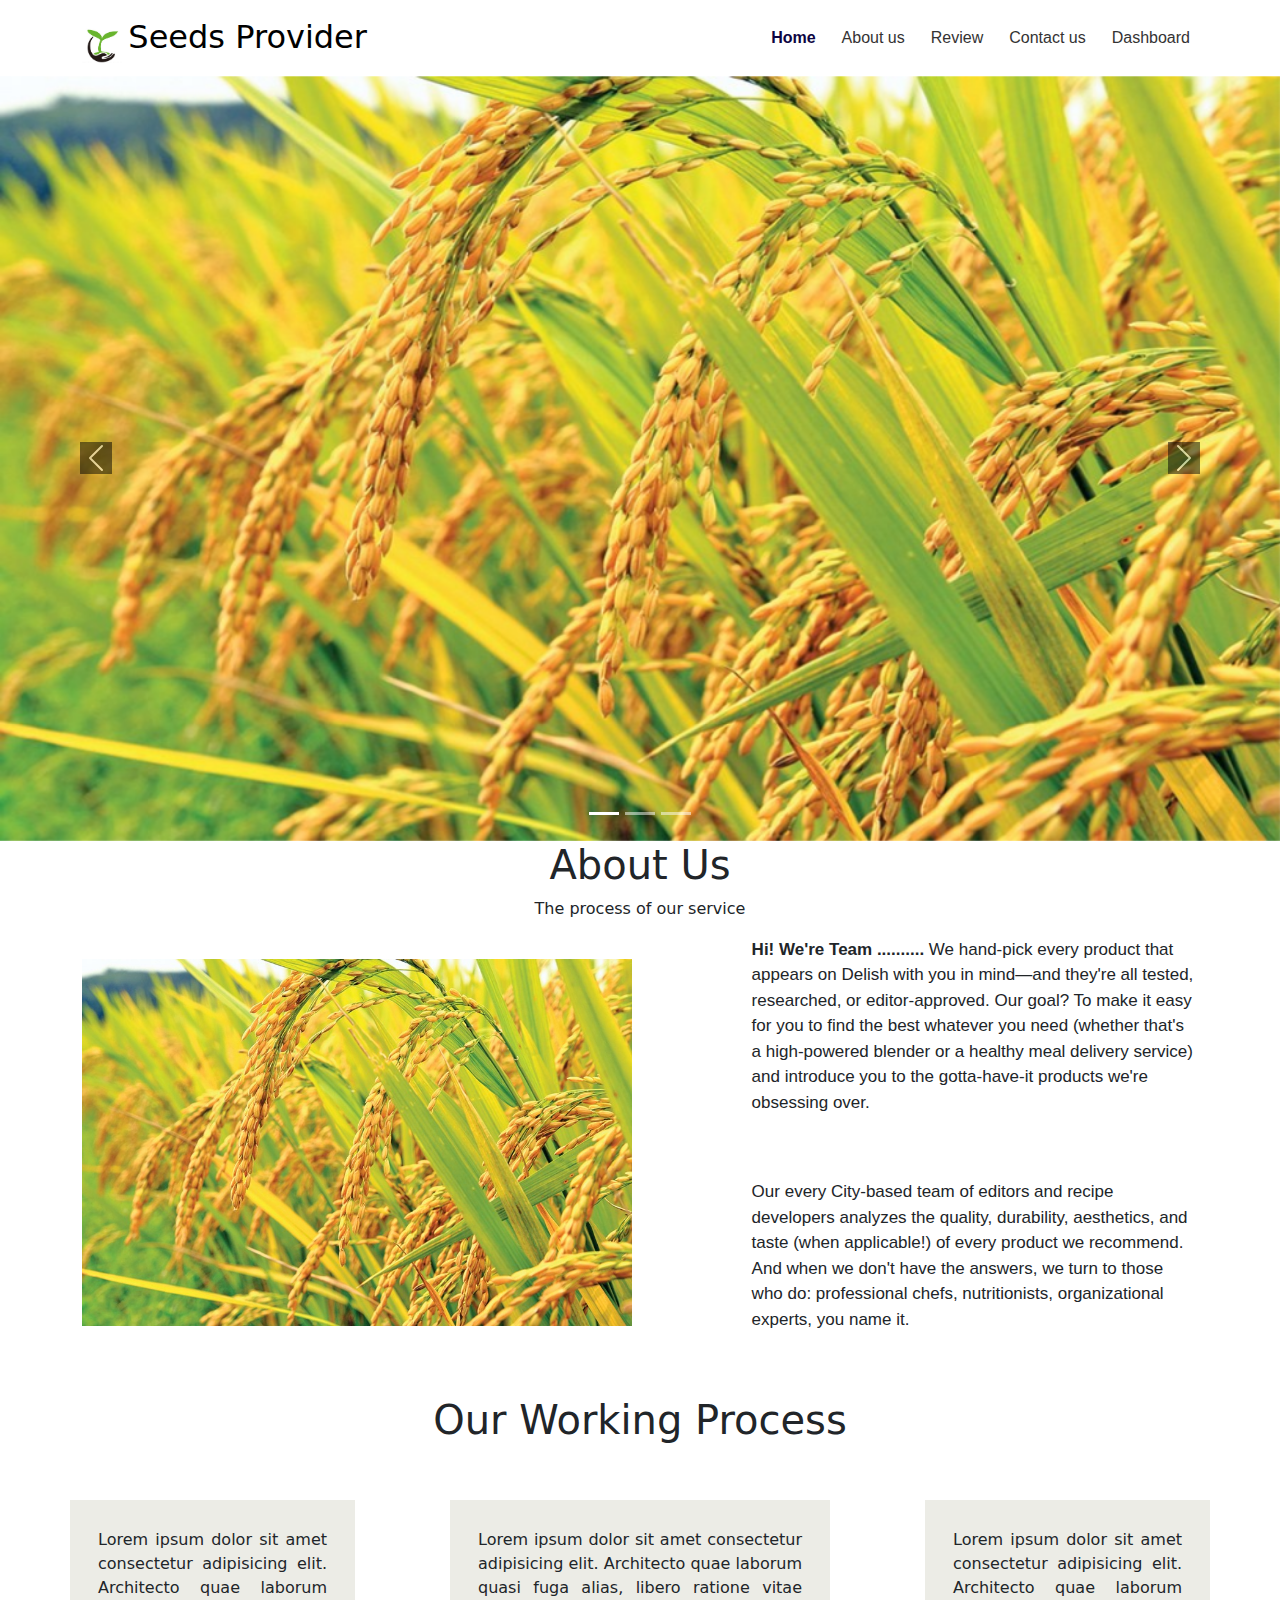
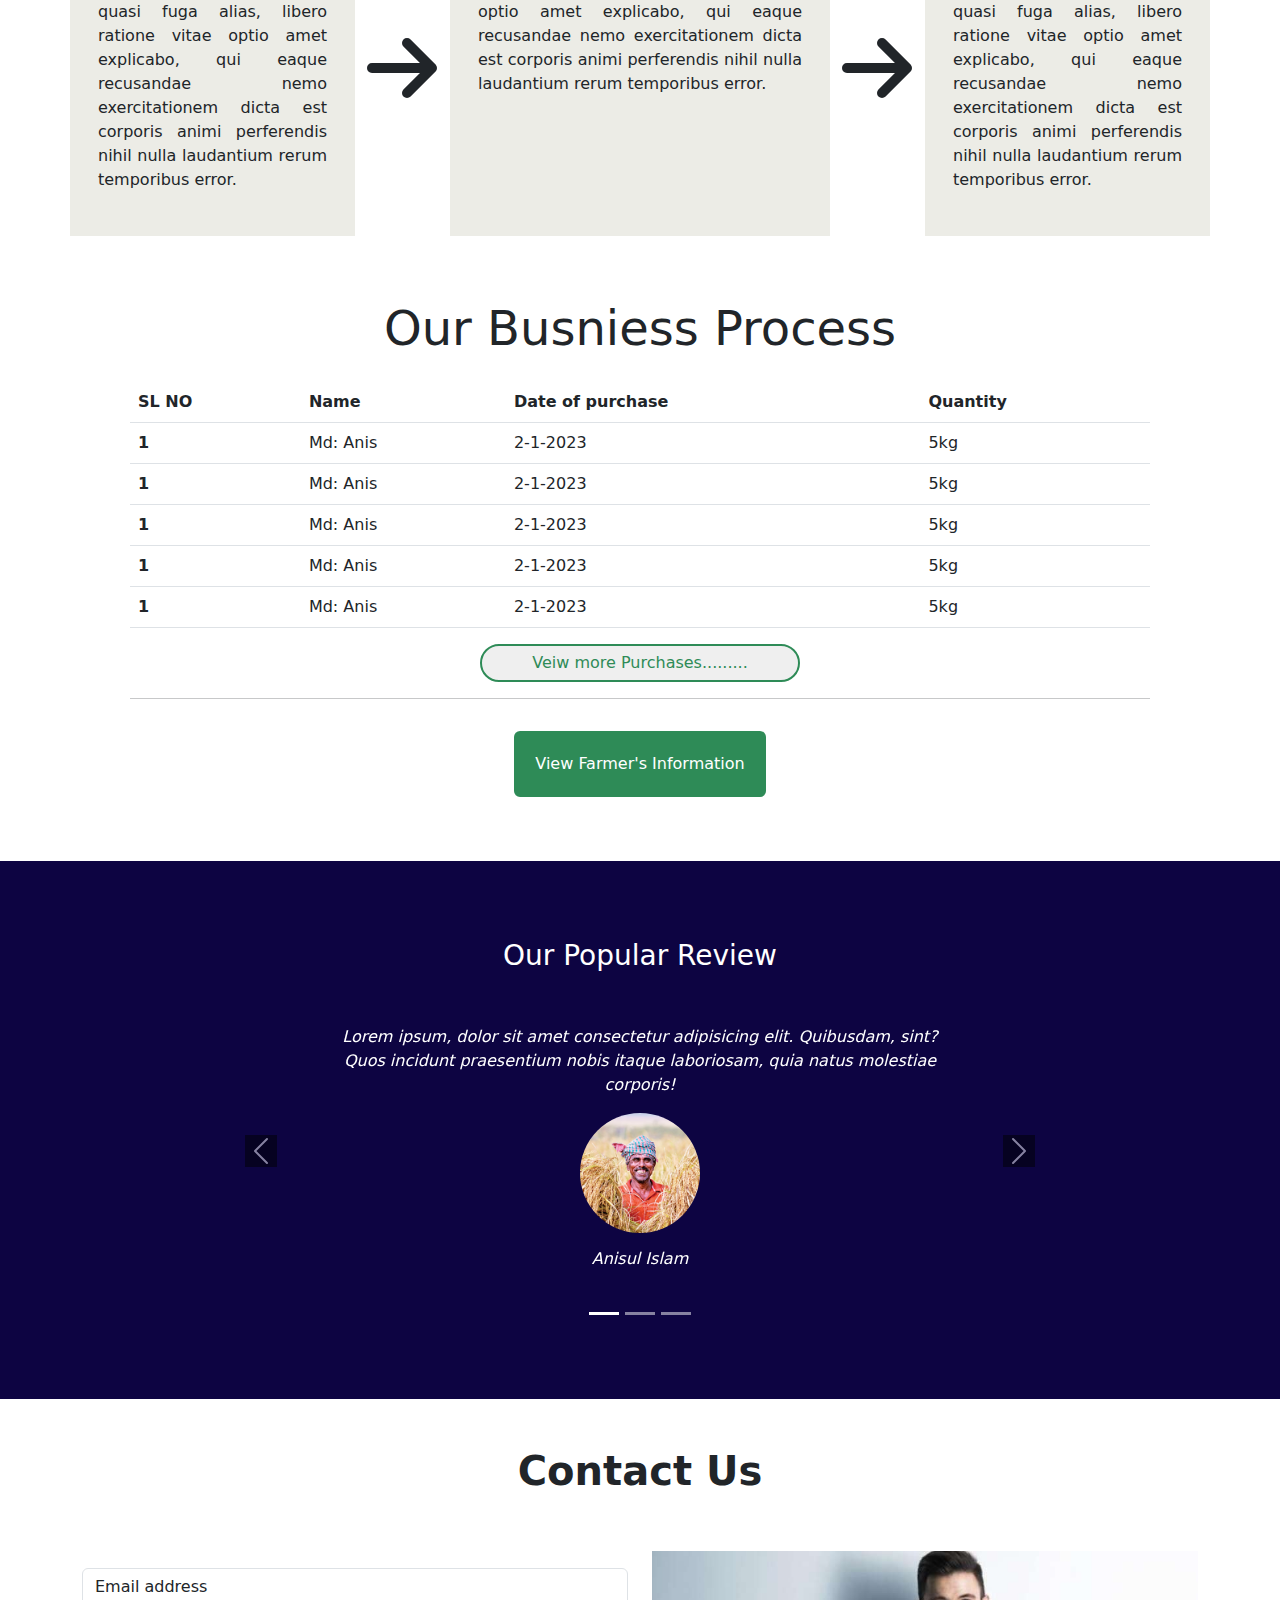
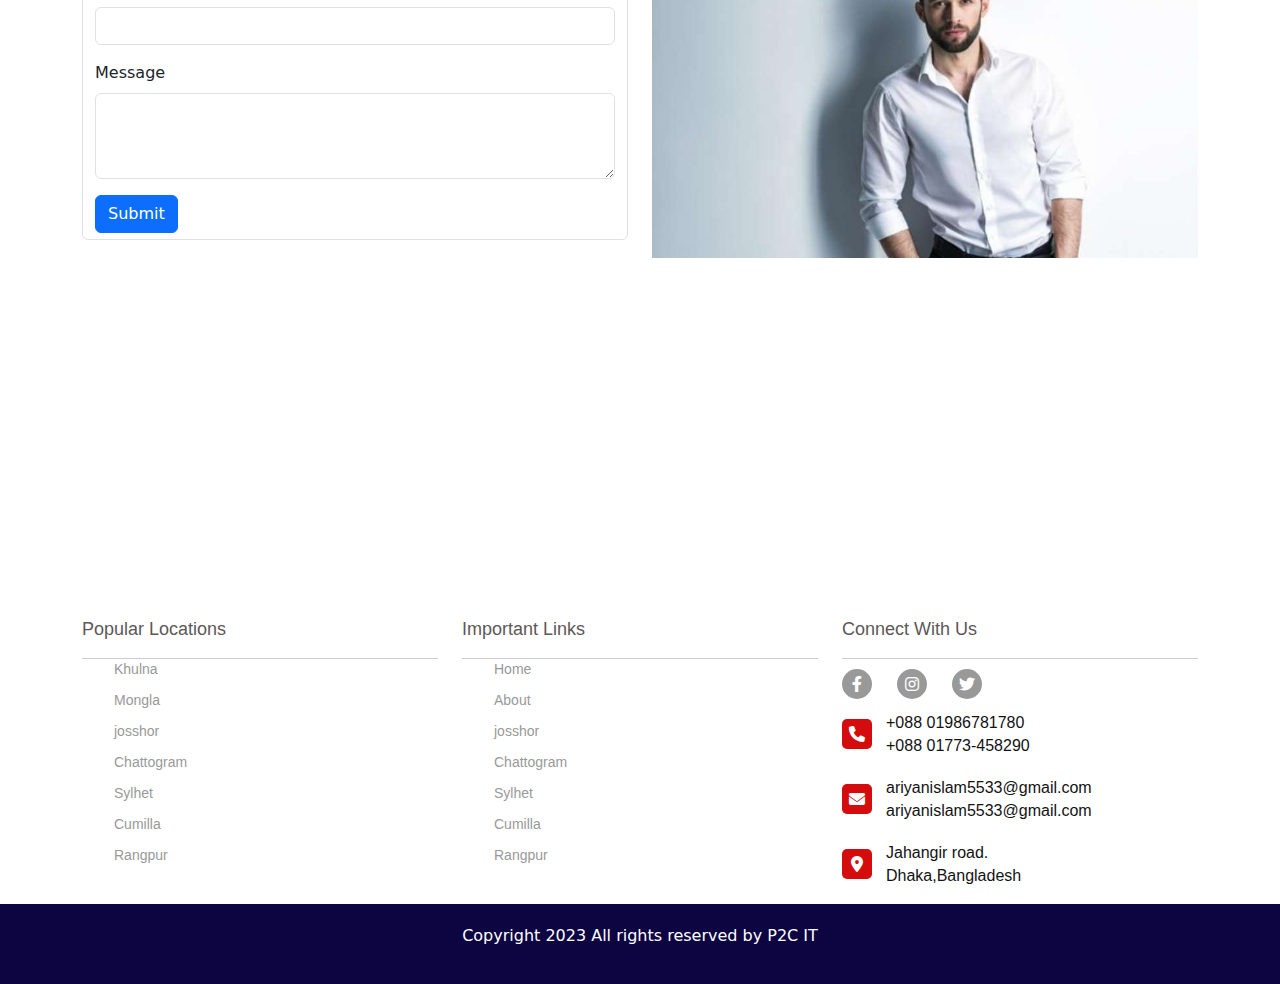
<file: index.html>
<!DOCTYPE html>
<html lang="en">
    <head>
        <meta charset="UTF-8">
        <meta http-equiv="X-UA-Compatible" content="IE=edge">
        <meta name="viewport" content="width=device-width, initial-scale=1.0">
        <title>Seeds Provider</title>
        <link rel="shortcut icon" href="./assets/img/seeds.jpg" type="image/x-icon">
        <link rel="stylesheet" href="./css/home-style.css">
        <link rel="stylesheet" href="./css/bootstrap css/bootstrap.min.css">
        <link rel="stylesheet" href="./css/all.min.css">
    </head>
    <body>

        <section id="nav-part" class="sticky-top">
            <nav class="navbar navbar-expand-lg">
                <div class="container">
                    <a class="navbar-brand" href="./index.html">
                        <img src="./assets/img/seeds.jpg" style="width:40px;height: 40px;" alt="logo">
                        <span class="fs-2">Seeds Provider</span>    
                    </a>
                <button class="navbar-toggler" type="button" data-bs-toggle="collapse" data-bs-target="#navbarSupportedContent" aria-controls="navbarSupportedContent" aria-expanded="false" aria-label="Toggle navigation">
                    <span class="navbar-toggler-icon"></span>
                </button>
                <div class="collapse navbar-collapse" id="navbarSupportedContent">
                    <ul class="navbar-nav ms-auto mb-2 mb-lg-0">
                    <li class="nav-item">
                        <a class="nav-link active" aria-current="page" href="./index.html">Home</a>
                    </li>
                    <li class="nav-item">
                        <a class="nav-link" href="#about-part">About us </a>
                    </li>
                    <li class="nav-item">
                        <a class="nav-link" href="#review-part">Review</a>
                    </li>
                    <li class="nav-item">
                        <a class="nav-link" href="#footer-part">Contact us</a>
                    </li>
                    <li class="nav-item">
                        <a class="nav-link" href="./dashboard.html">Dashboard</a>
                    </li>
                    </ul>
                </div>
                </div>
            </nav>
        </section>

        <section class="bannerPart" id="bannerPart">
            <div id="carouselExampleAutoplaying" class="carousel slide banner" data-bs-ride="carousel">
            <div class="carousel-indicators">
                <button type="button" data-bs-target="#carouselExampleIndicators" data-bs-slide-to="0" class="active" aria-current="true" aria-label="Slide 1"></button>
                <button type="button" data-bs-target="#carouselExampleIndicators" data-bs-slide-to="1" aria-label="Slide 2"></button>
                <button type="button" data-bs-target="#carouselExampleIndicators" data-bs-slide-to="2" aria-label="Slide 3"></button>
            </div>
            <div class="carousel-inner banner">
                <div class="carousel-item active bannerphotos">
                <img style="height: 85vh;" src="./images/1509130569.jpg" alt="">
                </div>
                <div class="carousel-item">
                <img style="height: 85vh;" src="./images/1558708056.jpg" alt="">
                </div>
                <div class="carousel-item">
                <img style="height: 85vh;" src="./images/farmers-agriculture-1.jpg" alt="">
                </div>
            </div>
            <button class="carousel-control-prev" type="button" data-bs-target="#carouselExampleAutoplaying" data-bs-slide="prev">
                <span class="carousel-control-prev-icon" aria-hidden="true"></span>
                <span class="visually-hidden">Previous</span>
            </button>
            <button class="carousel-control-next" type="button" data-bs-target="#carouselExampleAutoplaying" data-bs-slide="next">
                <span class="carousel-control-next-icon" aria-hidden="true"></span>
                <span class="visually-hidden">Next</span>
            </button>
            </div>
        </section>

        <section id="about-part">
            <div class="container">
                <div class="title">
                    <h1>About Us</h1>
                    <p>The process of our service</p>
                </div>
                <div class="about">
                    <div class="picture">
                        <img src="images/1509130569.jpg">
                    </div>
                    <div class="text">
                        <p>
                            <strong>Hi! We're Team ..........</strong> We hand-pick every product that appears on Delish with you in mind—and they're all tested, researched, or editor-approved. Our goal? To make it easy for you to find the best whatever you need (whether that's a high-powered blender or a healthy meal delivery service) and introduce you to the gotta-have-it products we're obsessing over.
                        </p>
                        <br><br>
                        <p>
                            Our every City-based team of editors and recipe developers analyzes the quality, durability, aesthetics, and taste (when applicable!) of every product we recommend. And when we don't have the answers, we turn to those who do: professional chefs, nutritionists, organizational experts, you name it.
                        </p>
                    </div>
                </div>
            </div>
        </section>

        <section class="busniess-process">
        <div class="row py-5">
            <div class="col-12">
                <h1 class="text-center">Our Working Process</h1>
            </div>
        </div>
        <div class="container">
            <div class="row">
                <div class="col-3 item">
                    <p>Lorem ipsum dolor sit amet consectetur adipisicing elit. Architecto quae laborum quasi fuga alias, libero ratione vitae optio amet explicabo, qui eaque recusandae nemo exercitationem dicta est corporis animi perferendis nihil nulla laudantium rerum temporibus error.</p>
                </div>
                <div class="col-1 icon">
                    <i class="fa-sharp fa-solid fa-arrow-right fa-fade"></i>
                </div>
                <div class="col-4 item">
                    <p>Lorem ipsum dolor sit amet consectetur adipisicing elit. Architecto quae laborum quasi fuga alias, libero ratione vitae optio amet explicabo, qui eaque recusandae nemo exercitationem dicta est corporis animi perferendis nihil nulla laudantium rerum temporibus error.</p>
                </div>
                <div class="col-1 icon">
                    <i class="fa-sharp fa-solid fa-arrow-right fa-fade"></i>
                </div>
                <div class="col-3 item">
                    <p>Lorem ipsum dolor sit amet consectetur adipisicing elit. Architecto quae laborum quasi fuga alias, libero ratione vitae optio amet explicabo, qui eaque recusandae nemo exercitationem dicta est corporis animi perferendis nihil nulla laudantium rerum temporibus error.</p>
                </div>
            </div>
        </div>
        </section>

        <section id="purchase-part" class="purchase-part">
            <div class="container">
            <div class="row p-5">
                <div class="col-12">
                    <h1 class="display-5 text-center p-3">Our Busniess Process</h1>
                </div>
                <div class="col-12">
                    <table class="table">
                        <thead>
                            <tr>
                            <th scope="col-3">SL NO</th>
                            <th scope="col-3">Name</th>
                            <th scope="col-3">Date of purchase</th>
                            <th scope="col-3">Quantity</th>
                        </tr>
                    </thead>
                    <tbody>
                        <tr>
                            <th scope="row">1</th>
                            <td>Md: Anis</td>
                            <td>2-1-2023</td>
                            <td>5kg</td>
                        </tr>
                            <tr>
                            <th scope="row">1</th>
                            <td>Md: Anis</td>
                            <td>2-1-2023</td>
                            <td>5kg</td>
                        </tr>
                            <tr>
                            <th scope="row">1</th>
                            <td>Md: Anis</td>
                            <td>2-1-2023</td>
                            <td>5kg</td>
                        </tr>
                        <tr>
                            <th scope="row">1</th>
                            <td>Md: Anis</td>
                            <td>2-1-2023</td>
                            <td>5kg</td>
                        </tr>
                        <tr>
                        <th scope="row">1</th>
                        <td>Md: Anis</td>
                        <td>2-1-2023</td>
                        <td>5kg</td>
                    </tr>
                        </tbody>
                    </table>
                    <div class="col-12 text-center">
                    <button class="morePurchase"><a href="./purchase.html">Veiw more Purchases.........</a></button>
                    </div>
                    <hr>
                </div>
                <div class="col-12 text-center p-3">
                <button class="btn"><a href="./farmer-info.html">View Farmer's Information</a></button>
                </div>
            </div>
            </div>
        </section>

        <section class="review-part" id="review-part">
            <div class="container text-white">
                <div class="review">
                    <div class="section-title">
                        <h3 class="text-center">Our Popular Review</h3>
                        <div class="row">
                        <div class="col-lg-12">
                            <div id="carouselExampleIndicators" class="carousel slide" data-bs-ride="true" data-bs-interval="1000" data-pause="hover">
                            <div class="carousel-indicators">
                                <button type="button" data-bs-target="#carouselExampleIndicators" data-bs-slide-to="0" class="active" aria-current="true" aria-label="Slide 1"></button>
                                <button type="button" data-bs-target="#carouselExampleIndicators" data-bs-slide-to="1" aria-label="Slide 2"></button>
                                <button type="button" data-bs-target="#carouselExampleIndicators" data-bs-slide-to="2" aria-label="Slide 3"></button>
                            </div>
                            <div class="carousel-inner">
                                <div class="carousel-item active">
                                <p class="mb-3">Lorem ipsum, dolor sit amet consectetur adipisicing elit. Quibusdam, sint? Quos incidunt praesentium nobis itaque laboriosam, quia natus molestiae corporis!</p>
                                <img class="farmer-images rounded-circle mb-3" src="images/farmer.jpg" alt="">
                                <h6>Anisul Islam</h6>
                                </div>
                                <div class="carousel-item">
                                <p class="mb-3">Lorem ipsum, dolor sit amet consectetur adipisicing elit. Quibusdam, sint? Quos incidunt praesentium nobis itaque laboriosam, quia natus molestiae corporis!</p>
                                <img class="farmer-images rounded-circle mb-3" src="images/farmer.jpg" alt="">
                                <h6>Rifath Islam</h6>
                                </div>
                                <div class="carousel-item">
                                <p class="mb-3">Lorem ipsum, dolor sit amet consectetur adipisicing elit. Quibusdam, sint? Quos incidunt praesentium nobis itaque laboriosam, quia natus molestiae corporis!</p>
                                <img class="farmer-images rounded-circle mb-3" src="images/farmer.jpg" alt="">
                                <h6>Ariyan Islam</h6>
                                </div>
                            </div>
                            <button class="carousel-control-prev" type="button" data-bs-target="#carouselExampleIndicators" data-bs-slide="prev">
                                <span class="carousel-control-prev-icon" aria-hidden="true"></span>
                                <span class="visually-hidden">Previous</span>
                            </button>
                            <button class="carousel-control-next" type="button" data-bs-target="#carouselExampleIndicators" data-bs-slide="next">
                                <span class="carousel-control-next-icon" aria-hidden="true"></span>
                                <span class="visually-hidden">Next</span>
                            </button>
                            </div>
                        </div>
                        </div>
                    </div>
                </div>
            </div>
        </section>

        <section id="contact-part py-5" style="height: 90vh; width: 100%;">
        <div class="container">
            <div class="row  py-5">
            <div class="col-12">
                <h1 class="text-center fw-bold">Contact Us</h1>
            </div>
            </div>
            <div class="row" style="display: flex; align-items: center;">
            <div class="col-6 contact-form"style="height: 100%; width: 50%;">
                <form class="form-control">
                <div class="mb-3">
                    <label for="exampleInputEmail1" class="form-label">Email address</label>
                    <input type="email" class="form-control" id="exampleInputEmail1" aria-describedby="emailHelp">
                </div>
                <div class="mb-3">
                    <label for="" class="form-label">Message</label>
                    <textarea name="" class="form-control" id="" cols="30" rows="3"></textarea>
                </div>
                <button type="submit" class="btn btn-primary">Submit</button>
                </form>
            </div>
            <div class="col-6 contact-image" style="height: 100%; width: 50%;">
                <img style="height: 100%; width: 100%;" src="./images/owener.jpg" alt="">
            </div>
            </div>
        </div>
        </div>
        </section>

        <section id="footer-part">
            <div class="container">
                <div class="row">
                    <div class="col-lg-4 col-md-6 col-sm-12">
                        <div class="footer_title">
                        <h2>Popular Locations</h2>
                        </div>
                        <div class="item-1">
                        <div class="locations">
                            <ul>
                            <a href="#"><li>Khulna</li></a>    
                            <a href="#"><li>Mongla</li></a>
                            <a href="#"><li>josshor</li></a>
                            <a href="#"><li>Chattogram</li></a>
                            <a href="#"><li>Sylhet</li></a>
                            <a href="#"><li>Cumilla</li></a>
                            <a href="#"><li>Rangpur</li></a>
                        </ul>
                        </div>
                        </div>
                    </div>
                    <div class="col-lg-4 col-md-6 col-sm-12">
                        <div class="contact">
                        <div class="cntact-text">
                            <div class="footer_title">
                            <h2>Important Links</h2>
                            </div>
                            <div class="item-2">
                            <div class="links">
                                <ul>
                                <a href="#"><li>Home</li></a>    
                                <a href="#"><li>About</li></a>
                                <a href="#"><li>josshor</li></a>
                                <a href="#"><li>Chattogram</li></a>
                                <a href="#"><li>Sylhet</li></a>
                                <a href="#"><li>Cumilla</li></a>
                                <a href="#"><li>Rangpur</li></a>
                            </ul>
                            </div>
                            </div>
                        </div>
                        </div>
                    </div>
                    <div class="col-lg-4 col-md-6 col-sm-12">
                        <div class="footer_title">
                        <h2>Connect With Us</h2>
                        </div>
                        <div class="item-3">
                        <div class="contact-info">
                            <div class="social-meadia-icon">
                            <a href="https://www.facebook.com/"><i class="fa-brands fa-facebook-f"></i></a>
                            <a href="https://www.instagram.com/"><i class="fa-brands fa-instagram"></i></a>
                            <a href="https://twitter.com/?lang=en"><i class="fa-brands fa-twitter"></i></a>
                            </div>
                            <div class="contact">
                            <div class="contact_icon">
                                <i class="fa-solid fa-phone"></i>
                            </div>
                            <div class="contact_text">
                                <p>+088 01986781780</p>
                                <p>+088 01773-458290</p>
                            </div>
                            </div>
                            <div class="contact">
                            <div class="contact_icon">
                                <i class="fa-solid fa-envelope"></i>
                            </div>
                            <div class="contact_text">
                                <p>ariyanislam5533@gmail.com</p>
                                <p>ariyanislam5533@gmail.com</p>
                            </div>
                            </div>
                            <div class="contact">
                            <div class="contact_icon">
                                <i class="fa-solid fa-location-dot"></i>
                            </div>
                            <div class="contact_text">
                                <p>Jahangir road.</p>
                                <p>Dhaka,Bangladesh</p>
                            </div>
                            </div>
                        </div>
                        </div>
                    </div>
                </div>
            </div>
        </section>

        <section id="copy-right">
            <div class="container">
                <div class="row">
                    <div class="col-12 text-center">
                    <p>Copyright  2023 All rights reserved by P2C IT</p>
                    </div>
                </div>
            </div>
        </section>

        <script src="./js/bootstrap js/bootstrap.min.js"></script>
    </body>
</html>
</file>
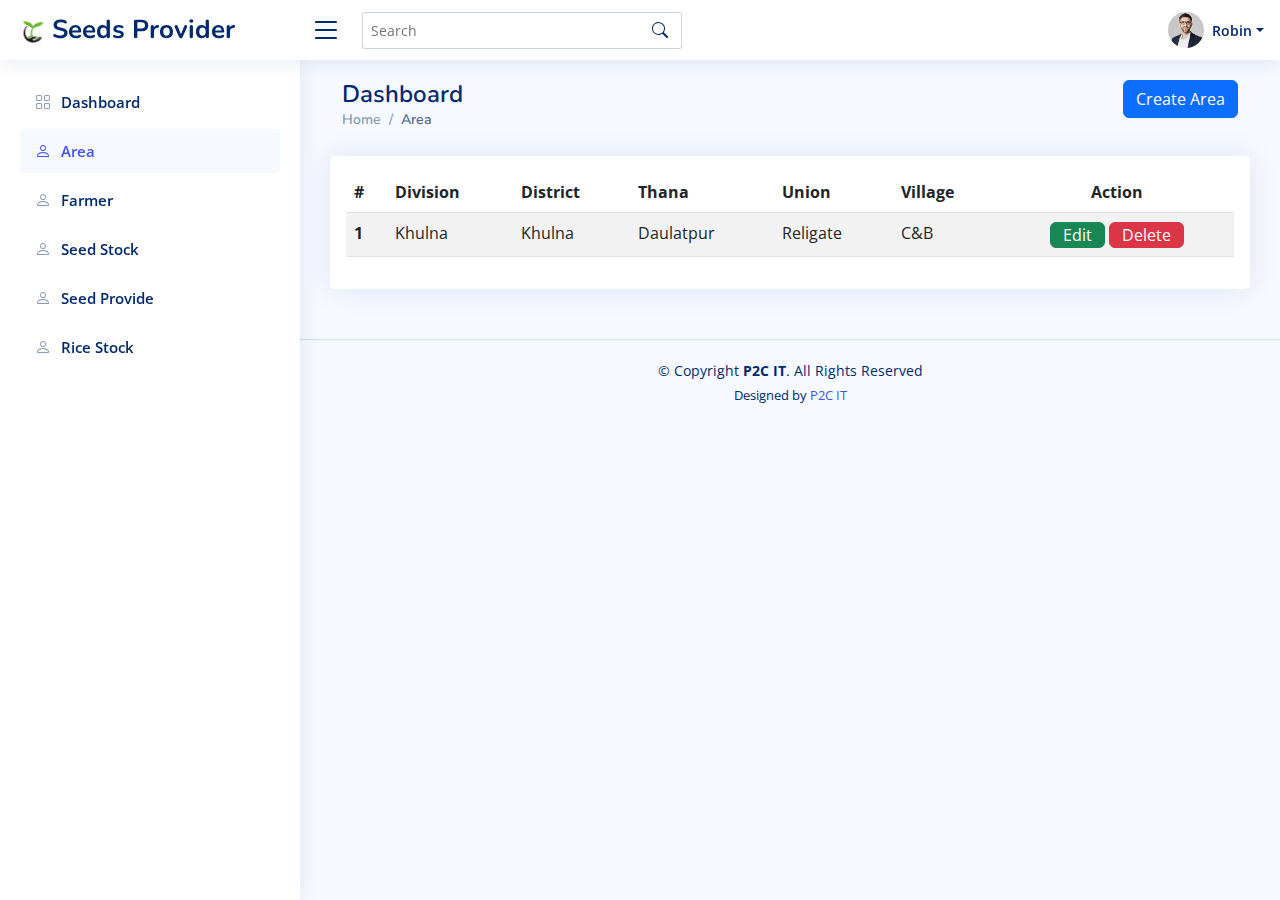
<file: area.html>
<!DOCTYPE html>
<html lang="en">

<head>
  <meta charset="utf-8">
  <meta content="width=device-width, initial-scale=1.0" name="viewport">

  <title>Seeds Provider</title>
  <meta content="" name="description">
  <meta content="" name="keywords">

  <!-- Favicons -->
  <link href="assets/img/seeds.jpg" rel="icon">
  <link href="assets/img/seeds.jpg" rel="apple-touch-icon">

  <!-- Google Fonts -->
  <link href="https://fonts.gstatic.com" rel="preconnect">
  <link href="https://fonts.googleapis.com/css?family=Open+Sans:300,300i,400,400i,600,600i,700,700i|Nunito:300,300i,400,400i,600,600i,700,700i|Poppins:300,300i,400,400i,500,500i,600,600i,700,700i" rel="stylesheet">

  <!-- Vendor CSS Files -->
  <link href="assets/vendor/bootstrap/css/bootstrap.min.css" rel="stylesheet">
  <link href="assets/vendor/bootstrap-icons/bootstrap-icons.css" rel="stylesheet">
  <link href="assets/vendor/boxicons/css/boxicons.min.css" rel="stylesheet">
  <link href="assets/vendor/quill/quill.snow.css" rel="stylesheet">
  <link href="assets/vendor/quill/quill.bubble.css" rel="stylesheet">
  <link href="assets/vendor/remixicon/remixicon.css" rel="stylesheet">
  <link href="assets/vendor/simple-datatables/style.css" rel="stylesheet">

  <!-- Template Main CSS File -->
  <link href="assets/css/style.css" rel="stylesheet">

</head>

<body>

  <!-- ======= Header ======= -->
  <header id="header" class="header fixed-top d-flex align-items-center">

    <div class="d-flex align-items-center justify-content-between">
      <a href="index.html" class="logo d-flex align-items-center">
        <img src="assets/img/seeds.jpg" alt="">
        <span class="d-none d-lg-block">Seeds Provider</span>
      </a>
      <i class="bi bi-list toggle-sidebar-btn"></i>
    </div><!-- End Logo -->

    <div class="search-bar">
      <form class="search-form d-flex align-items-center" method="POST" action="#">
        <input type="text" name="query" placeholder="Search" title="Enter search keyword">
        <button type="submit" title="Search"><i class="bi bi-search"></i></button>
      </form>
    </div><!-- End Search Bar -->

    <nav class="header-nav ms-auto">
      <ul class="d-flex align-items-center">

        <li class="nav-item d-block d-lg-none">
          <a class="nav-link nav-icon search-bar-toggle " href="#">
            <i class="bi bi-search"></i>
          </a>
        </li>

        <li class="nav-item dropdown pe-3">

          <a class="nav-link nav-profile d-flex align-items-center pe-0" href="" data-bs-toggle="dropdown">
            <img src="assets/img/profile-img.jpg" alt="Profile" class="rounded-circle">
            <span class="d-none d-md-block dropdown-toggle ps-2">Robin</span>
          </a><!-- End Profile Iamge Icon -->

          <ul class="dropdown-menu dropdown-menu-end dropdown-menu-arrow profile">
            <li class="dropdown-header">
              <h6>Robin</h6>
              <span>Admin</span>
            </li>
            <li>
              <hr class="dropdown-divider">
            </li>

            <li>
              <a class="dropdown-item d-flex align-items-center" href="">
                <i class="bi bi-person"></i>
                <span>My Profile</span>
              </a>
            </li>
            <li>
              <hr class="dropdown-divider">
            </li>
            <li>
              <a class="dropdown-item d-flex align-items-center" href="./index.html">
                <i class="bi bi-box-arrow-right"></i>
                <span>Sign Out</span>
              </a>
            </li>

          </ul><!-- End Profile Dropdown Items -->
        </li><!-- End Profile Nav -->

      </ul>
    </nav><!-- End Icons Navigation -->

  </header><!-- End Header -->

  <!-- ======= Sidebar ======= -->
  <aside id="sidebar" class="sidebar">

    <ul class="sidebar-nav" id="sidebar-nav">

      <li class="nav-item">
        <a class="nav-link collapsed" href="./dashboard.html">
          <i class="bi bi-grid"></i>
          <span>Dashboard</span>
        </a>
      </li>

      <li class="nav-item">
        <a class="nav-link" href="./area.html">
          <i class="bi bi-person"></i>
          <span>Area</span>
        </a>
      </li>
      <li class="nav-item">
        <a class="nav-link collapsed" href="./farmer.html">
          <i class="bi bi-person"></i>
          <span>Farmer</span>
        </a>
      </li>
      <li class="nav-item">
        <a class="nav-link collapsed" href="./seedStock.html">
          <i class="bi bi-person"></i>
          <span>Seed Stock</span>
        </a>
      </li>
      <li class="nav-item">
        <a class="nav-link collapsed" href="./seedProvide.html">
          <i class="bi bi-person"></i>
          <span>Seed Provide</span>
        </a>
      </li>
      <li class="nav-item">
        <a class="nav-link collapsed" href="./riceStock.html">
          <i class="bi bi-person"></i>
          <span>Rice Stock</span>
        </a>
      </li>

    </ul>

  </aside><!-- End Sidebar-->

  <main id="main" class="main">

    <div class="pagetitle">
      <div class="container">
        <div class="row">
          <div class="col-6">
            <h1>Dashboard</h1>
            <nav>
              <ol class="breadcrumb">
                <li class="breadcrumb-item">Home</li>
                <li class="breadcrumb-item active">Area</li>
              </ol>
            </nav>
          </div>
          <div class="col-6 text-end">
            <a href="" class="btn btn-primary" data-bs-toggle="modal" data-bs-target="#CreateModal">Create Area</a>
          </div>
        </div>
      </div>

    </div>

<!-- Create -->
<div class="modal fade" id="CreateModal" tabindex="-1" aria-labelledby="CreateModalLabel" aria-hidden="true">
  <div class="modal-dialog modal-lg">
    <div class="modal-content">
      <div class="modal-header">
        <h1 class="modal-title fs-5" id="CreateModalLabel">Create</h1>
        <button type="button" class="btn-close" data-bs-dismiss="modal" aria-label="Close"></button>
      </div>
      <div class="modal-body">
        <div class="container">
          <div class="row">

            <div class="col-lg-4 col-md-6 p-2">
              <label for="">Division : </label>
              <input type="text" name="" id="" class="form-control">
            </div>
            <div class="col-lg-4 col-md-6 p-2">
              <label for="">District : </label>
              <input type="text" name="" id="" class="form-control">
            </div>
            <div class="col-lg-4 col-md-6 p-2">
              <label for="">Thana : </label>
              <input type="text" name="" id="" class="form-control">
            </div>
            <div class="col-lg-4 col-md-6 p-2">
              <label for="">Union : </label>
              <input type="text" name="" id="" class="form-control">
            </div>
            <div class="col-lg-4 col-md-6 p-2">
              <label for="">Village : </label>
              <input type="text" name="" id="" class="form-control">
            </div>

          </div>
        </div>
      </div>
      <div class="modal-footer">
        <button type="button" class="btn btn-secondary" data-bs-dismiss="modal">Close</button>
        <button type="button" class="btn btn-success">Save</button>
      </div>
    </div>
  </div>
</div>

    <section class="section dashboard">
      <div class="row">
        <div class="col-12">
          <div class="table-responsive card p-3">
            <table class="table table-striped table-hover">
              <thead>
                <tr>
                  <th scope="col">#</th>
                  <th scope="col">Division</th>
                  <th scope="col">District</th>
                  <th scope="col">Thana</th>
                  <th scope="col">Union</th>
                  <th scope="col">Village</th>
                  <th scope="col" class="text-center">Action</th>
                </tr>
              </thead>
              <tbody>
                <tr>
                  <th scope="row">1</th>
                  <td>Khulna</td>
                  <td>Khulna</td>
                  <td>Daulatpur</td>
                  <td>Religate</td>
                  <td>C&B</td>
                  <td class="text-center">
                    <a href="" class="btn btn-success py-0" data-bs-toggle="modal" data-bs-target="#EditModal">Edit</a>
                    <a href="" class="btn btn-danger py-0" data-bs-toggle="modal" data-bs-target="#DeleteModal">Delete</a>
                  </td>
                </tr>
              </tbody>
            </table>
          </div>
        </div>
      </div>
    </section>

  </main>


<!-- Edit -->
<div class="modal fade" id="EditModal" tabindex="-1" aria-labelledby="EditModalLabel" aria-hidden="true">
  <div class="modal-dialog modal-lg">
    <div class="modal-content">
      <div class="modal-header">
        <h1 class="modal-title fs-5" id="EditModalLabel">Edit</h1>
        <button type="button" class="btn-close" data-bs-dismiss="modal" aria-label="Close"></button>
      </div>
      <div class="modal-body">
        <div class="container">
          <div class="row">

            <div class="col-lg-4 col-md-6 p-2">
              <label for="">Division : </label>
              <input type="text" name="" value="Khulna" id="" class="form-control">
            </div>
            <div class="col-lg-4 col-md-6 p-2">
              <label for="">District : </label>
              <input type="text" name="" value="Khulna" id="" class="form-control">
            </div>
            <div class="col-lg-4 col-md-6 p-2">
              <label for="">Thana : </label>
              <input type="text" name="" value="Daulatpur" id="" class="form-control">
            </div>
            <div class="col-lg-4 col-md-6 p-2">
              <label for="">Union : </label>
              <input type="text" name="" value="Religate" id="" class="form-control">
            </div>
            <div class="col-lg-4 col-md-6 p-2">
              <label for="">Village : </label>
              <input type="text" name="" value="C&B" id="" class="form-control">
            </div>

          </div>
        </div>
      </div>
      <div class="modal-footer">
        <button type="button" class="btn btn-secondary" data-bs-dismiss="modal">Close</button>
        <button type="button" class="btn btn-success">Update</button>
      </div>
    </div>
  </div>
</div>

<!-- Delete -->
<div class="modal fade" id="DeleteModal" tabindex="-1" aria-labelledby="DeleteModalLabel" aria-hidden="true">
  <div class="modal-dialog">
    <div class="modal-content">
      <div class="modal-header">
        <h1 class="modal-title fs-5" id="DeleteModalLabel">Delete</h1>
        <button type="button" class="btn-close" data-bs-dismiss="modal" aria-label="Close"></button>
      </div>
      <div class="modal-body">
        <div class="container">
          <div class="row">
            <h4>Are you sure delete this ?</h4>
          </div>
        </div>
      </div>
      <div class="modal-footer">
        <button type="button" class="btn btn-secondary" data-bs-dismiss="modal">Close</button>
        <button type="button" class="btn btn-danger">Delete</button>
      </div>
    </div>
  </div>
</div>


  <!-- ======= Footer ======= -->
  <footer id="footer" class="footer">
    <div class="copyright">
      &copy; Copyright <strong><span>P2C IT</span></strong>. All Rights Reserved
    </div>
    <div class="credits">
      Designed by <a href="https://bootstrapmade.com/">P2C IT</a>
    </div>
  </footer><!-- End Footer -->

  <a href="#" class="back-to-top d-flex align-items-center justify-content-center"><i class="bi bi-arrow-up-short"></i></a>

  <!-- Vendor JS Files -->
  <script src="assets/vendor/apexcharts/apexcharts.min.js"></script>
  <script src="assets/vendor/bootstrap/js/bootstrap.bundle.min.js"></script>
  <script src="assets/vendor/chart.js/chart.umd.js"></script>
  <script src="assets/vendor/echarts/echarts.min.js"></script>
  <script src="assets/vendor/quill/quill.min.js"></script>
  <script src="assets/vendor/simple-datatables/simple-datatables.js"></script>
  <script src="assets/vendor/tinymce/tinymce.min.js"></script>
  <script src="assets/vendor/php-email-form/validate.js"></script>

  <!-- Template Main JS File -->
  <script src="assets/js/main.js"></script>

</body>

</html>
</file>
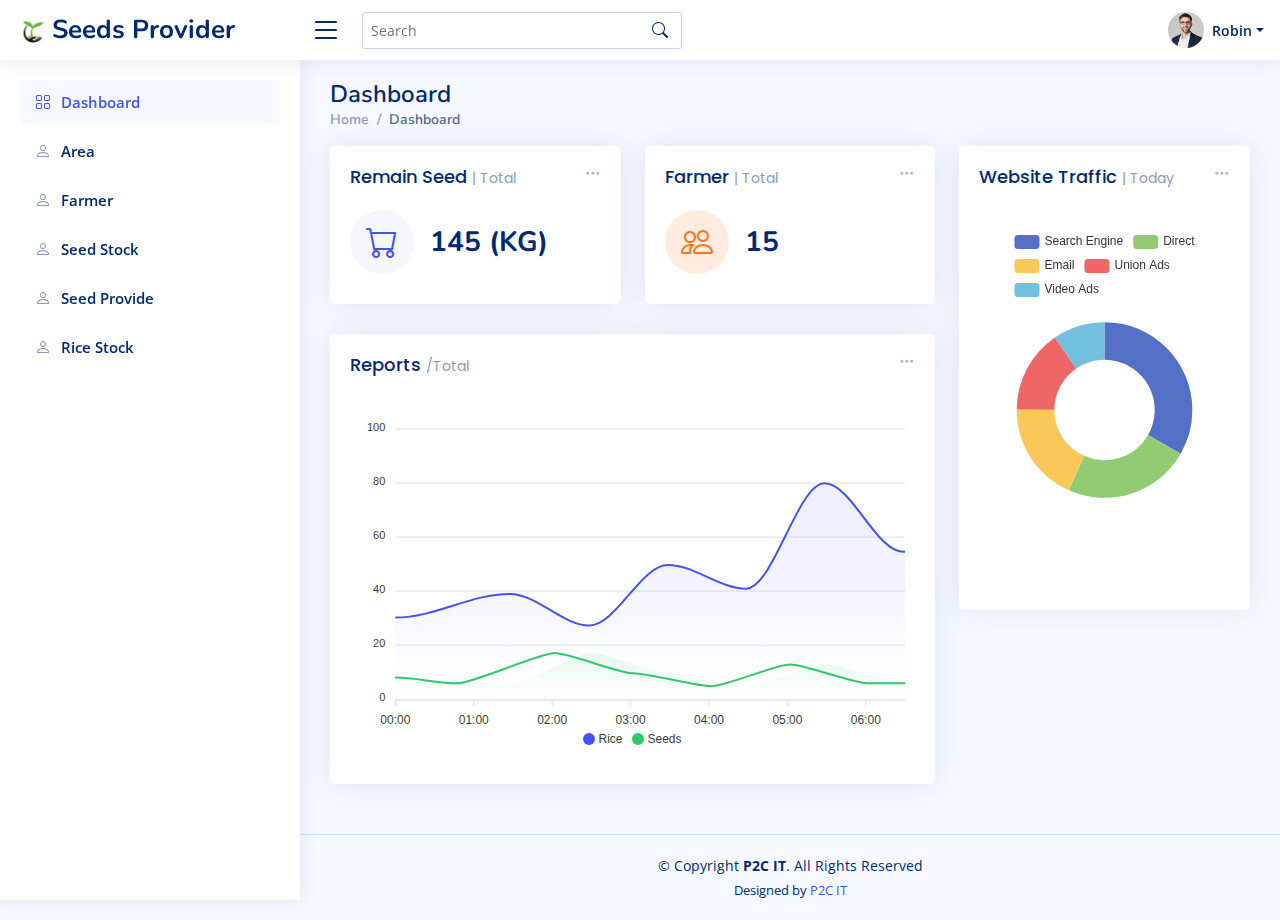
<file: dashboard.html>
<!DOCTYPE html>
<html lang="en">

<head>
  <meta charset="utf-8">
  <meta content="width=device-width, initial-scale=1.0" name="viewport">

  <title>Seeds Provider</title>
  <meta content="" name="description">
  <meta content="" name="keywords">

  <!-- Favicons -->
  <link href="assets/img/seeds.jpg" rel="icon">
  <link href="assets/img/seeds.jpg" rel="apple-touch-icon">

  <!-- Google Fonts -->
  <link href="https://fonts.gstatic.com" rel="preconnect">
  <link href="https://fonts.googleapis.com/css?family=Open+Sans:300,300i,400,400i,600,600i,700,700i|Nunito:300,300i,400,400i,600,600i,700,700i|Poppins:300,300i,400,400i,500,500i,600,600i,700,700i" rel="stylesheet">

  <!-- Vendor CSS Files -->
  <link href="assets/vendor/bootstrap/css/bootstrap.min.css" rel="stylesheet">
  <link href="assets/vendor/bootstrap-icons/bootstrap-icons.css" rel="stylesheet">
  <link href="assets/vendor/boxicons/css/boxicons.min.css" rel="stylesheet">
  <link href="assets/vendor/quill/quill.snow.css" rel="stylesheet">
  <link href="assets/vendor/quill/quill.bubble.css" rel="stylesheet">
  <link href="assets/vendor/remixicon/remixicon.css" rel="stylesheet">
  <link href="assets/vendor/simple-datatables/style.css" rel="stylesheet">

  <!-- Template Main CSS File -->
  <link href="assets/css/style.css" rel="stylesheet">

</head>

<body>

  <!-- ======= Header ======= -->
  <header id="header" class="header fixed-top d-flex align-items-center">

    <div class="d-flex align-items-center justify-content-between">
      <a href="index.html" class="logo d-flex align-items-center">
        <img src="assets/img/seeds.jpg" alt="">
        <span class="d-none d-lg-block">Seeds Provider</span>
      </a>
      <i class="bi bi-list toggle-sidebar-btn"></i>
    </div><!-- End Logo -->

    <div class="search-bar">
      <form class="search-form d-flex align-items-center" method="POST" action="#">
        <input type="text" name="query" placeholder="Search" title="Enter search keyword">
        <button type="submit" title="Search"><i class="bi bi-search"></i></button>
      </form>
    </div><!-- End Search Bar -->

    <nav class="header-nav ms-auto">
      <ul class="d-flex align-items-center">

        <li class="nav-item d-block d-lg-none">
          <a class="nav-link nav-icon search-bar-toggle " href="#">
            <i class="bi bi-search"></i>
          </a>
        </li>

        <li class="nav-item dropdown pe-3">

          <a class="nav-link nav-profile d-flex align-items-center pe-0" href="" data-bs-toggle="dropdown">
            <img src="assets/img/profile-img.jpg" alt="Profile" class="rounded-circle">
            <span class="d-none d-md-block dropdown-toggle ps-2">Robin</span>
          </a><!-- End Profile Iamge Icon -->

          <ul class="dropdown-menu dropdown-menu-end dropdown-menu-arrow profile">
            <li class="dropdown-header">
              <h6>Robin</h6>
              <span>Admin</span>
            </li>
            <li>
              <hr class="dropdown-divider">
            </li>

            <li>
              <a class="dropdown-item d-flex align-items-center" href="">
                <i class="bi bi-person"></i>
                <span>My Profile</span>
              </a>
            </li>
            <li>
              <hr class="dropdown-divider">
            </li>
            <li>
              <a class="dropdown-item d-flex align-items-center" href="./index.html">
                <i class="bi bi-box-arrow-right"></i>
                <span>Sign Out</span>
              </a>
            </li>

          </ul><!-- End Profile Dropdown Items -->
        </li><!-- End Profile Nav -->

      </ul>
    </nav><!-- End Icons Navigation -->

  </header><!-- End Header -->

  <!-- ======= Sidebar ======= -->
  <aside id="sidebar" class="sidebar">

    <ul class="sidebar-nav" id="sidebar-nav">

      <li class="nav-item">
        <a class="nav-link " href="./index.html">
          <i class="bi bi-grid"></i>
          <span>Dashboard</span>
        </a>
      </li>

      <li class="nav-item">
        <a class="nav-link collapsed" href="./area.html">
          <i class="bi bi-person"></i>
          <span>Area</span>
        </a>
      </li>
      <li class="nav-item">
        <a class="nav-link collapsed" href="./farmer.html">
          <i class="bi bi-person"></i>
          <span>Farmer</span>
        </a>
      </li>
      <li class="nav-item">
        <a class="nav-link collapsed" href="./seedStock.html">
          <i class="bi bi-person"></i>
          <span>Seed Stock</span>
        </a>
      </li>
      <li class="nav-item">
        <a class="nav-link collapsed" href="./seedProvide.html">
          <i class="bi bi-person"></i>
          <span>Seed Provide</span>
        </a>
      </li>
      <li class="nav-item">
        <a class="nav-link collapsed" href="./riceStock.html">
          <i class="bi bi-person"></i>
          <span>Rice Stock</span>
        </a>
      </li>

    </ul>

  </aside><!-- End Sidebar-->

  <main id="main" class="main">

    <div class="pagetitle">
      <h1>Dashboard</h1>
      <nav>
        <ol class="breadcrumb">
          <li class="breadcrumb-item">Home</li>
          <li class="breadcrumb-item active">Dashboard</li>
        </ol>
      </nav>
    </div><!-- End Page Title -->

    <section class="section dashboard">
      <div class="row">

        <!-- Left side columns -->
        <div class="col-lg-8">
          <div class="row">

            <!-- Sales Card -->
            <div class="col-xxl-4 col-md-6">
              <div class="card info-card sales-card">

                <div class="filter">
                  <a class="icon" href="#" data-bs-toggle="dropdown"><i class="bi bi-three-dots"></i></a>
                  <ul class="dropdown-menu dropdown-menu-end dropdown-menu-arrow">
                    <li class="dropdown-header text-start">
                      <h6>Filter</h6>
                    </li>

                    <li><a class="dropdown-item" href="#">Today</a></li>
                    <li><a class="dropdown-item" href="#">This Month</a></li>
                    <li><a class="dropdown-item" href="#">This Year</a></li>
                  </ul>
                </div>

                <div class="card-body">
                  <h5 class="card-title">Remain Seed <span>| Total</span></h5>

                  <div class="d-flex align-items-center">
                    <div class="card-icon rounded-circle d-flex align-items-center justify-content-center">
                      <i class="bi bi-cart"></i>
                    </div>
                    <div class="ps-3">
                      <h6>145 (KG)</h6>
                    </div>
                  </div>
                </div>

              </div>
            </div><!-- End Sales Card -->

            <!-- Customers Card -->
            <div class="col-xxl-4 col-md-6">

              <div class="card info-card customers-card">

                <div class="filter">
                  <a class="icon" href="#" data-bs-toggle="dropdown"><i class="bi bi-three-dots"></i></a>
                  <ul class="dropdown-menu dropdown-menu-end dropdown-menu-arrow">
                    <li class="dropdown-header text-start">
                      <h6>Filter</h6>
                    </li>

                    <li><a class="dropdown-item" href="#">Today</a></li>
                    <li><a class="dropdown-item" href="#">This Month</a></li>
                    <li><a class="dropdown-item" href="#">This Year</a></li>
                  </ul>
                </div>

                <div class="card-body">
                  <h5 class="card-title">Farmer <span>| Total</span></h5>

                  <div class="d-flex align-items-center">
                    <div class="card-icon rounded-circle d-flex align-items-center justify-content-center">
                      <i class="bi bi-people"></i>
                    </div>
                    <div class="ps-3">
                      <h6>15</h6>
                    </div>
                  </div>

                </div>
              </div>

            </div><!-- End Customers Card -->

            <!-- Reports -->
            <div class="col-12">
              <div class="card">

                <div class="filter">
                  <a class="icon" href="#" data-bs-toggle="dropdown"><i class="bi bi-three-dots"></i></a>
                  <ul class="dropdown-menu dropdown-menu-end dropdown-menu-arrow">
                    <li class="dropdown-header text-start">
                      <h6>Filter</h6>
                    </li>

                    <li><a class="dropdown-item" href="#">Today</a></li>
                    <li><a class="dropdown-item" href="#">This Month</a></li>
                    <li><a class="dropdown-item" href="#">This Year</a></li>
                  </ul>
                </div>

                <div class="card-body">
                  <h5 class="card-title">Reports <span>/Total</span></h5>

                  <!-- Line Chart -->
                  <div id="reportsChart"></div>

                  <script>
                    document.addEventListener("DOMContentLoaded", () => {
                      new ApexCharts(document.querySelector("#reportsChart"), {
                        series: [{
                          name: 'Rice',
                          data: [31, 40, 28, 51, 42, 82, 56],
                        }, {
                          name: 'Seeds',
                          data: [15, 11, 32, 18, 9, 24, 11]
                        }],
                        chart: {
                          height: 350,
                          type: 'area',
                          toolbar: {
                            show: false
                          },
                        },
                        markers: {
                          size: 4
                        },
                        colors: ['#4154f1', '#2eca6a', '#ff771d'],
                        fill: {
                          type: "gradient",
                          gradient: {
                            shadeIntensity: 1,
                            opacityFrom: 0.3,
                            opacityTo: 0.4,
                            stops: [0, 90, 100]
                          }
                        },
                        dataLabels: {
                          enabled: false
                        },
                        stroke: {
                          curve: 'smooth',
                          width: 2
                        },
                        xaxis: {
                          type: 'datetime',
                          categories: ["2018-09-19T00:00:00.000Z", "2018-09-19T01:30:00.000Z", "2018-09-19T02:30:00.000Z", "2018-09-19T03:30:00.000Z", "2018-09-19T04:30:00.000Z", "2018-09-19T05:30:00.000Z", "2018-09-19T06:30:00.000Z"]
                        },
                        tooltip: {
                          x: {
                            format: 'dd/MM/yy HH:mm'
                          },
                        }
                      }).render();
                    });
                  </script>
                  <!-- End Line Chart -->

                </div>

              </div>
            </div><!-- End Reports -->

          </div>
        </div><!-- End Left side columns -->

        <!-- Right side columns -->
        <div class="col-lg-4">

          <!-- Website Traffic -->
          <div class="card">
            <div class="filter">
              <a class="icon" href="#" data-bs-toggle="dropdown"><i class="bi bi-three-dots"></i></a>
              <ul class="dropdown-menu dropdown-menu-end dropdown-menu-arrow">
                <li class="dropdown-header text-start">
                  <h6>Filter</h6>
                </li>

                <li><a class="dropdown-item" href="#">Today</a></li>
                <li><a class="dropdown-item" href="#">This Month</a></li>
                <li><a class="dropdown-item" href="#">This Year</a></li>
              </ul>
            </div>

            <div class="card-body pb-0">
              <h5 class="card-title">Website Traffic <span>| Today</span></h5>

              <div id="trafficChart" style="min-height: 400px;" class="echart"></div>

              <script>
                document.addEventListener("DOMContentLoaded", () => {
                  echarts.init(document.querySelector("#trafficChart")).setOption({
                    tooltip: {
                      trigger: 'item'
                    },
                    legend: {
                      top: '5%',
                      left: 'center'
                    },
                    series: [{
                      name: 'Access From',
                      type: 'pie',
                      radius: ['40%', '70%'],
                      avoidLabelOverlap: false,
                      label: {
                        show: false,
                        position: 'center'
                      },
                      emphasis: {
                        label: {
                          show: true,
                          fontSize: '18',
                          fontWeight: 'bold'
                        }
                      },
                      labelLine: {
                        show: false
                      },
                      data: [{
                          value: 1048,
                          name: 'Search Engine'
                        },
                        {
                          value: 735,
                          name: 'Direct'
                        },
                        {
                          value: 580,
                          name: 'Email'
                        },
                        {
                          value: 484,
                          name: 'Union Ads'
                        },
                        {
                          value: 300,
                          name: 'Video Ads'
                        }
                      ]
                    }]
                  });
                });
              </script>

            </div>
          </div><!-- End Website Traffic -->


        </div><!-- End Right side columns -->

      </div>
    </section>

  </main><!-- End #main -->

  <!-- ======= Footer ======= -->
  <footer id="footer" class="footer">
    <div class="copyright">
      &copy; Copyright <strong><span>P2C IT</span></strong>. All Rights Reserved
    </div>
    <div class="credits">
      Designed by <a href="https://bootstrapmade.com/">P2C IT</a>
    </div>
  </footer><!-- End Footer -->

  <a href="#" class="back-to-top d-flex align-items-center justify-content-center"><i class="bi bi-arrow-up-short"></i></a>

  <!-- Vendor JS Files -->
  <script src="assets/vendor/apexcharts/apexcharts.min.js"></script>
  <script src="assets/vendor/bootstrap/js/bootstrap.bundle.min.js"></script>
  <script src="assets/vendor/chart.js/chart.umd.js"></script>
  <script src="assets/vendor/echarts/echarts.min.js"></script>
  <script src="assets/vendor/quill/quill.min.js"></script>
  <script src="assets/vendor/simple-datatables/simple-datatables.js"></script>
  <script src="assets/vendor/tinymce/tinymce.min.js"></script>
  <script src="assets/vendor/php-email-form/validate.js"></script>

  <!-- Template Main JS File -->
  <script src="assets/js/main.js"></script>

</body>

</html>
</file>
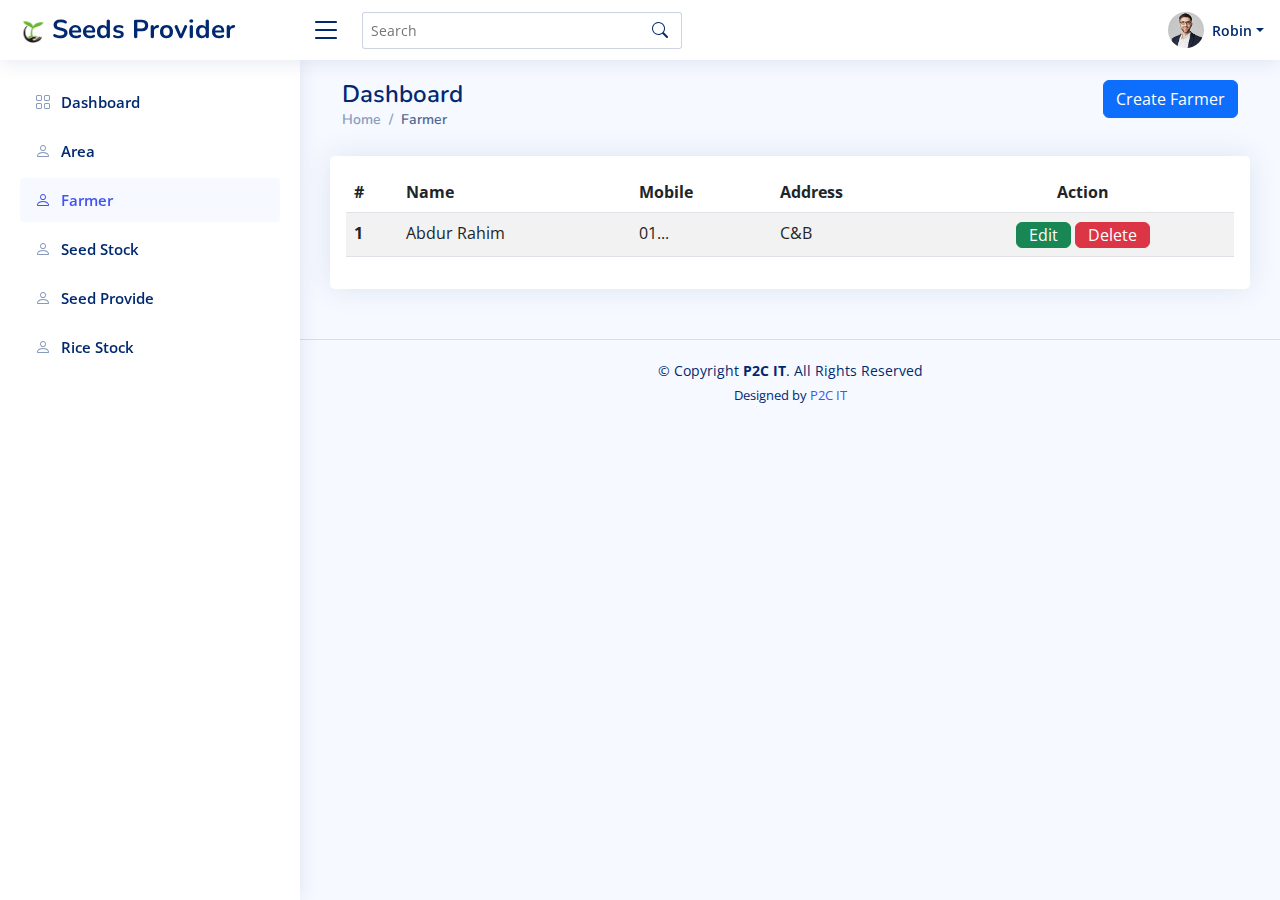
<file: farmer.html>
<!DOCTYPE html>
<html lang="en">

<head>
  <meta charset="utf-8">
  <meta content="width=device-width, initial-scale=1.0" name="viewport">

  <title>Seeds Provider</title>
  <meta content="" name="description">
  <meta content="" name="keywords">

  <!-- Favicons -->
  <link href="assets/img/seeds.jpg" rel="icon">
  <link href="assets/img/seeds.jpg" rel="apple-touch-icon">

  <!-- Google Fonts -->
  <link href="https://fonts.gstatic.com" rel="preconnect">
  <link href="https://fonts.googleapis.com/css?family=Open+Sans:300,300i,400,400i,600,600i,700,700i|Nunito:300,300i,400,400i,600,600i,700,700i|Poppins:300,300i,400,400i,500,500i,600,600i,700,700i" rel="stylesheet">

  <!-- Vendor CSS Files -->
  <link href="assets/vendor/bootstrap/css/bootstrap.min.css" rel="stylesheet">
  <link href="assets/vendor/bootstrap-icons/bootstrap-icons.css" rel="stylesheet">
  <link href="assets/vendor/boxicons/css/boxicons.min.css" rel="stylesheet">
  <link href="assets/vendor/quill/quill.snow.css" rel="stylesheet">
  <link href="assets/vendor/quill/quill.bubble.css" rel="stylesheet">
  <link href="assets/vendor/remixicon/remixicon.css" rel="stylesheet">
  <link href="assets/vendor/simple-datatables/style.css" rel="stylesheet">

  <!-- Template Main CSS File -->
  <link href="assets/css/style.css" rel="stylesheet">

</head>

<body>

  <!-- ======= Header ======= -->
  <header id="header" class="header fixed-top d-flex align-items-center">

    <div class="d-flex align-items-center justify-content-between">
      <a href="index.html" class="logo d-flex align-items-center">
        <img src="assets/img/seeds.jpg" alt="">
        <span class="d-none d-lg-block">Seeds Provider</span>
      </a>
      <i class="bi bi-list toggle-sidebar-btn"></i>
    </div><!-- End Logo -->

    <div class="search-bar">
      <form class="search-form d-flex align-items-center" method="POST" action="#">
        <input type="text" name="query" placeholder="Search" title="Enter search keyword">
        <button type="submit" title="Search"><i class="bi bi-search"></i></button>
      </form>
    </div><!-- End Search Bar -->

    <nav class="header-nav ms-auto">
      <ul class="d-flex align-items-center">

        <li class="nav-item d-block d-lg-none">
          <a class="nav-link nav-icon search-bar-toggle " href="#">
            <i class="bi bi-search"></i>
          </a>
        </li>

        <li class="nav-item dropdown pe-3">

          <a class="nav-link nav-profile d-flex align-items-center pe-0" href="" data-bs-toggle="dropdown">
            <img src="assets/img/profile-img.jpg" alt="Profile" class="rounded-circle">
            <span class="d-none d-md-block dropdown-toggle ps-2">Robin</span>
          </a><!-- End Profile Iamge Icon -->

          <ul class="dropdown-menu dropdown-menu-end dropdown-menu-arrow profile">
            <li class="dropdown-header">
              <h6>Robin</h6>
              <span>Admin</span>
            </li>
            <li>
              <hr class="dropdown-divider">
            </li>

            <li>
              <a class="dropdown-item d-flex align-items-center" href="">
                <i class="bi bi-person"></i>
                <span>My Profile</span>
              </a>
            </li>
            <li>
              <hr class="dropdown-divider">
            </li>
            <li>
              <a class="dropdown-item d-flex align-items-center" href="./index.html">
                <i class="bi bi-box-arrow-right"></i>
                <span>Sign Out</span>
              </a>
            </li>

          </ul><!-- End Profile Dropdown Items -->
        </li><!-- End Profile Nav -->

      </ul>
    </nav><!-- End Icons Navigation -->

  </header><!-- End Header -->

  <!-- ======= Sidebar ======= -->
  <aside id="sidebar" class="sidebar">

    <ul class="sidebar-nav" id="sidebar-nav">

      <li class="nav-item">
        <a class="nav-link collapsed" href="./dashboard.html">
          <i class="bi bi-grid"></i>
          <span>Dashboard</span>
        </a>
      </li>

      <li class="nav-item">
        <a class="nav-link collapsed" href="./area.html">
          <i class="bi bi-person"></i>
          <span>Area</span>
        </a>
      </li>
      <li class="nav-item">
        <a class="nav-link" href="./farmer.html">
          <i class="bi bi-person"></i>
          <span>Farmer</span>
        </a>
      </li>
      <li class="nav-item">
        <a class="nav-link collapsed" href="./seedStock.html">
          <i class="bi bi-person"></i>
          <span>Seed Stock</span>
        </a>
      </li>
      <li class="nav-item">
        <a class="nav-link collapsed" href="./seedProvide.html">
          <i class="bi bi-person"></i>
          <span>Seed Provide</span>
        </a>
      </li>
      <li class="nav-item">
        <a class="nav-link collapsed" href="./riceStock.html">
          <i class="bi bi-person"></i>
          <span>Rice Stock</span>
        </a>
      </li>

    </ul>

  </aside><!-- End Sidebar-->

  <main id="main" class="main">

    <div class="pagetitle">
      <div class="container">
        <div class="row">
          <div class="col-6">
            <h1>Dashboard</h1>
            <nav>
              <ol class="breadcrumb">
                <li class="breadcrumb-item">Home</li>
                <li class="breadcrumb-item active">Farmer</li>
              </ol>
            </nav>
          </div>
          <div class="col-6 text-end">
            <a href="" class="btn btn-primary" data-bs-toggle="modal" data-bs-target="#CreateModal">Create Farmer</a>
          </div>
        </div>
      </div>

    </div>

<!-- Create -->
<div class="modal fade" id="CreateModal" tabindex="-1" aria-labelledby="CreateModalLabel" aria-hidden="true">
  <div class="modal-dialog">
    <div class="modal-content">
      <div class="modal-header">
        <h1 class="modal-title fs-5" id="CreateModalLabel">Create</h1>
        <button type="button" class="btn-close" data-bs-dismiss="modal" aria-label="Close"></button>
      </div>
      <div class="modal-body">
        <div class="container">
          <div class="row">

            <div class="col-12 p-2">
              <label for="">Name : </label>
              <input type="text" name="" id="" class="form-control">
            </div>
            <div class="col-12 p-2">
              <label for="">Mobile : </label>
              <input type="text" name="" id="" class="form-control">
            </div>
            <div class="col-12 p-2">
              <label for="">Address : </label>
              <select name="" id=""  class="form-select">
                <option hidden>Choose</option>
                <option value="">C&B</option>
                <option value="">Bejra</option>
                <option value="">Vhatra</option>
              </select>
            </div>

          </div>
        </div>
      </div>
      <div class="modal-footer">
        <button type="button" class="btn btn-secondary" data-bs-dismiss="modal">Close</button>
        <button type="button" class="btn btn-success">Save</button>
      </div>
    </div>
  </div>
</div>

    <section class="section dashboard">
      <div class="row">
        <div class="col-12">
          <div class="table-responsive card p-3">
            <table class="table table-striped table-hover">
              <thead>
                <tr>
                  <th scope="col">#</th>
                  <th scope="col">Name</th>
                  <th scope="col">Mobile</th>
                  <th scope="col">Address</th>
                  <th scope="col" class="text-center">Action</th>
                </tr>
              </thead>
              <tbody>
                <tr>
                  <th scope="row">1</th>
                  <td>Abdur Rahim</td>
                  <td>01...</td>
                  <td>C&B</td>
                  <td class="text-center">
                    <a href="" class="btn btn-success py-0" data-bs-toggle="modal" data-bs-target="#EditModal">Edit</a>
                    <a href="" class="btn btn-danger py-0" data-bs-toggle="modal" data-bs-target="#DeleteModal">Delete</a>
                  </td>
                </tr>
              </tbody>
            </table>
          </div>
        </div>
      </div>
    </section>

  </main>


<!-- Edit -->
<div class="modal fade" id="EditModal" tabindex="-1" aria-labelledby="EditModalLabel" aria-hidden="true">
  <div class="modal-dialog">
    <div class="modal-content">
      <div class="modal-header">
        <h1 class="modal-title fs-5" id="EditModalLabel">Edit</h1>
        <button type="button" class="btn-close" data-bs-dismiss="modal" aria-label="Close"></button>
      </div>
      <div class="modal-body">
        <div class="container">
          <div class="row">

            <div class="col-12 p-2">
              <label for="">Name : </label>
              <input type="text" name="" value="Abdur Rahim" id="" class="form-control">
            </div>
            <div class="col-12 p-2">
              <label for="">Mobile : </label>
              <input type="text" name="" value="01..." id="" class="form-control">
            </div>
            <div class="col-12 p-2">
              <label for="">Address : </label>
              <select name="" id=""  class="form-select">
                <option value="">C&B</option>
                <option value="">Bejra</option>
                <option value="">Vhatra</option>
              </select>
            </div>

          </div>
        </div>
      </div>
      <div class="modal-footer">
        <button type="button" class="btn btn-secondary" data-bs-dismiss="modal">Close</button>
        <button type="button" class="btn btn-success">Update</button>
      </div>
    </div>
  </div>
</div>

<!-- Delete -->
<div class="modal fade" id="DeleteModal" tabindex="-1" aria-labelledby="DeleteModalLabel" aria-hidden="true">
  <div class="modal-dialog">
    <div class="modal-content">
      <div class="modal-header">
        <h1 class="modal-title fs-5" id="DeleteModalLabel">Delete</h1>
        <button type="button" class="btn-close" data-bs-dismiss="modal" aria-label="Close"></button>
      </div>
      <div class="modal-body">
        <div class="container">
          <div class="row">
            <h4>Are you sure delete this ?</h4>
          </div>
        </div>
      </div>
      <div class="modal-footer">
        <button type="button" class="btn btn-secondary" data-bs-dismiss="modal">Close</button>
        <button type="button" class="btn btn-danger">Delete</button>
      </div>
    </div>
  </div>
</div>


  <!-- ======= Footer ======= -->
  <footer id="footer" class="footer">
    <div class="copyright">
      &copy; Copyright <strong><span>P2C IT</span></strong>. All Rights Reserved
    </div>
    <div class="credits">
      Designed by <a href="https://bootstrapmade.com/">P2C IT</a>
    </div>
  </footer><!-- End Footer -->

  <a href="#" class="back-to-top d-flex align-items-center justify-content-center"><i class="bi bi-arrow-up-short"></i></a>

  <!-- Vendor JS Files -->
  <script src="assets/vendor/apexcharts/apexcharts.min.js"></script>
  <script src="assets/vendor/bootstrap/js/bootstrap.bundle.min.js"></script>
  <script src="assets/vendor/chart.js/chart.umd.js"></script>
  <script src="assets/vendor/echarts/echarts.min.js"></script>
  <script src="assets/vendor/quill/quill.min.js"></script>
  <script src="assets/vendor/simple-datatables/simple-datatables.js"></script>
  <script src="assets/vendor/tinymce/tinymce.min.js"></script>
  <script src="assets/vendor/php-email-form/validate.js"></script>

  <!-- Template Main JS File -->
  <script src="assets/js/main.js"></script>

</body>

</html>
</file>
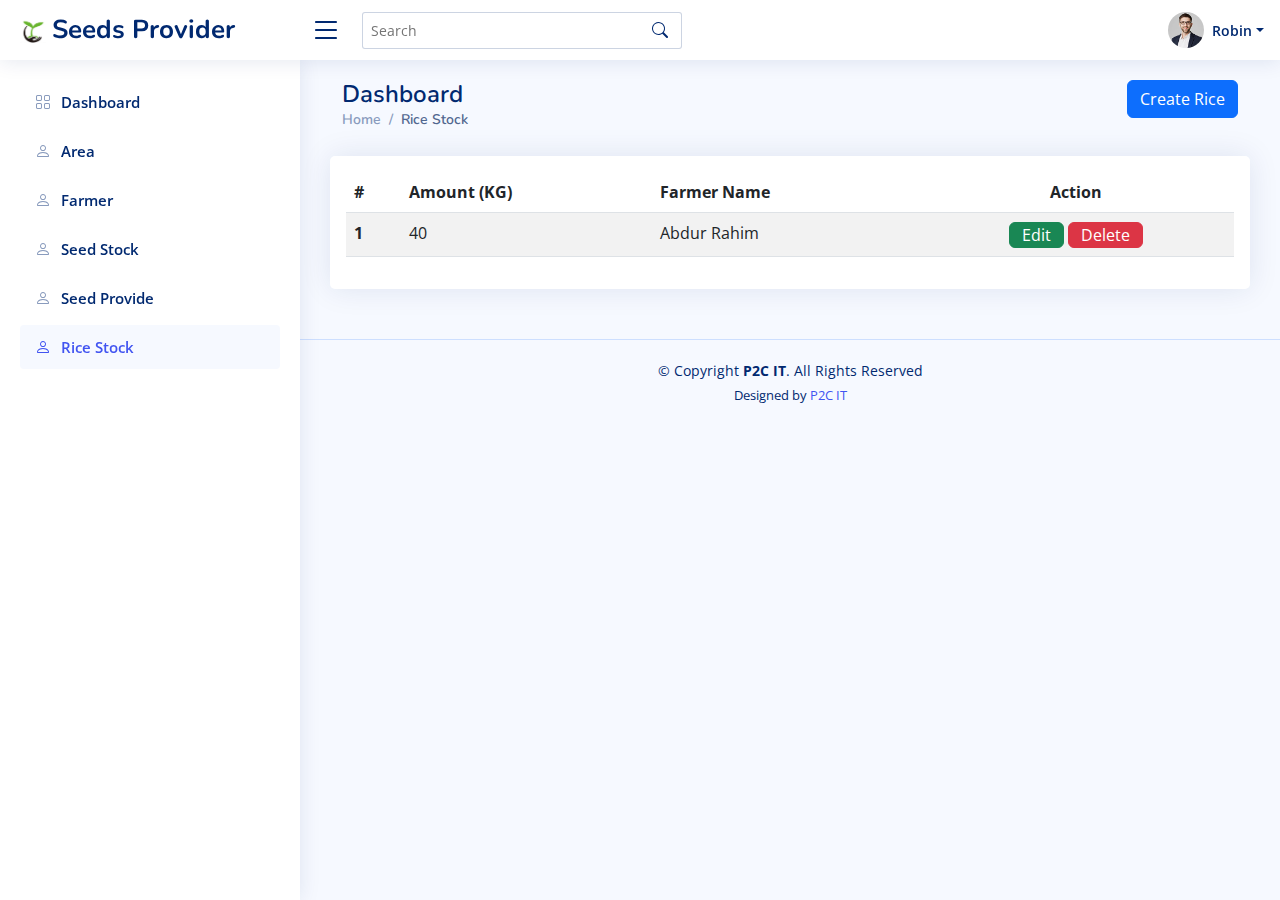
<file: riceStock.html>
<!DOCTYPE html>
<html lang="en">

<head>
  <meta charset="utf-8">
  <meta content="width=device-width, initial-scale=1.0" name="viewport">

  <title>Seeds Provider</title>
  <meta content="" name="description">
  <meta content="" name="keywords">

  <!-- Favicons -->
  <link href="assets/img/seeds.jpg" rel="icon">
  <link href="assets/img/seeds.jpg" rel="apple-touch-icon">

  <!-- Google Fonts -->
  <link href="https://fonts.gstatic.com" rel="preconnect">
  <link href="https://fonts.googleapis.com/css?family=Open+Sans:300,300i,400,400i,600,600i,700,700i|Nunito:300,300i,400,400i,600,600i,700,700i|Poppins:300,300i,400,400i,500,500i,600,600i,700,700i" rel="stylesheet">

  <!-- Vendor CSS Files -->
  <link href="assets/vendor/bootstrap/css/bootstrap.min.css" rel="stylesheet">
  <link href="assets/vendor/bootstrap-icons/bootstrap-icons.css" rel="stylesheet">
  <link href="assets/vendor/boxicons/css/boxicons.min.css" rel="stylesheet">
  <link href="assets/vendor/quill/quill.snow.css" rel="stylesheet">
  <link href="assets/vendor/quill/quill.bubble.css" rel="stylesheet">
  <link href="assets/vendor/remixicon/remixicon.css" rel="stylesheet">
  <link href="assets/vendor/simple-datatables/style.css" rel="stylesheet">

  <!-- Template Main CSS File -->
  <link href="assets/css/style.css" rel="stylesheet">

</head>

<body>

  <!-- ======= Header ======= -->
  <header id="header" class="header fixed-top d-flex align-items-center">

    <div class="d-flex align-items-center justify-content-between">
      <a href="index.html" class="logo d-flex align-items-center">
        <img src="assets/img/seeds.jpg" alt="">
        <span class="d-none d-lg-block">Seeds Provider</span>
      </a>
      <i class="bi bi-list toggle-sidebar-btn"></i>
    </div><!-- End Logo -->

    <div class="search-bar">
      <form class="search-form d-flex align-items-center" method="POST" action="#">
        <input type="text" name="query" placeholder="Search" title="Enter search keyword">
        <button type="submit" title="Search"><i class="bi bi-search"></i></button>
      </form>
    </div><!-- End Search Bar -->

    <nav class="header-nav ms-auto">
      <ul class="d-flex align-items-center">

        <li class="nav-item d-block d-lg-none">
          <a class="nav-link nav-icon search-bar-toggle " href="#">
            <i class="bi bi-search"></i>
          </a>
        </li>

        <li class="nav-item dropdown pe-3">

          <a class="nav-link nav-profile d-flex align-items-center pe-0" href="" data-bs-toggle="dropdown">
            <img src="assets/img/profile-img.jpg" alt="Profile" class="rounded-circle">
            <span class="d-none d-md-block dropdown-toggle ps-2">Robin</span>
          </a><!-- End Profile Iamge Icon -->

          <ul class="dropdown-menu dropdown-menu-end dropdown-menu-arrow profile">
            <li class="dropdown-header">
              <h6>Robin</h6>
              <span>Admin</span>
            </li>
            <li>
              <hr class="dropdown-divider">
            </li>

            <li>
              <a class="dropdown-item d-flex align-items-center" href="">
                <i class="bi bi-person"></i>
                <span>My Profile</span>
              </a>
            </li>
            <li>
              <hr class="dropdown-divider">
            </li>
            <li>
              <a class="dropdown-item d-flex align-items-center" href="./index.html">
                <i class="bi bi-box-arrow-right"></i>
                <span>Sign Out</span>
              </a>
            </li>

          </ul><!-- End Profile Dropdown Items -->
        </li><!-- End Profile Nav -->

      </ul>
    </nav><!-- End Icons Navigation -->

  </header><!-- End Header -->

  <!-- ======= Sidebar ======= -->
  <aside id="sidebar" class="sidebar">

    <ul class="sidebar-nav" id="sidebar-nav">

      <li class="nav-item">
        <a class="nav-link collapsed" href="./dashboard.html">
          <i class="bi bi-grid"></i>
          <span>Dashboard</span>
        </a>
      </li>

      <li class="nav-item">
        <a class="nav-link collapsed" href="./area.html">
          <i class="bi bi-person"></i>
          <span>Area</span>
        </a>
      </li>
      <li class="nav-item">
        <a class="nav-link collapsed" href="./farmer.html">
          <i class="bi bi-person"></i>
          <span>Farmer</span>
        </a>
      </li>
      <li class="nav-item">
        <a class="nav-link collapsed" href="./seedStock.html">
          <i class="bi bi-person"></i>
          <span>Seed Stock</span>
        </a>
      </li>
      <li class="nav-item">
        <a class="nav-link collapsed" href="./seedProvide.html">
          <i class="bi bi-person"></i>
          <span>Seed Provide</span>
        </a>
      </li>
      <li class="nav-item">
        <a class="nav-link" href="./riceStock.html">
          <i class="bi bi-person"></i>
          <span>Rice Stock</span>
        </a>
      </li>

    </ul>

  </aside><!-- End Sidebar-->

  <main id="main" class="main">

    <div class="pagetitle">
      <div class="container">
        <div class="row">
          <div class="col-6">
            <h1>Dashboard</h1>
            <nav>
              <ol class="breadcrumb">
                <li class="breadcrumb-item">Home</li>
                <li class="breadcrumb-item active">Rice Stock</li>
              </ol>
            </nav>
          </div>
          <div class="col-6 text-end">
            <a href="" class="btn btn-primary" data-bs-toggle="modal" data-bs-target="#CreateModal">Create Rice</a>
          </div>
        </div>
      </div>

    </div>

<!-- Create -->
<div class="modal fade" id="CreateModal" tabindex="-1" aria-labelledby="CreateModalLabel" aria-hidden="true">
  <div class="modal-dialog">
    <div class="modal-content">
      <div class="modal-header">
        <h1 class="modal-title fs-5" id="CreateModalLabel">Create</h1>
        <button type="button" class="btn-close" data-bs-dismiss="modal" aria-label="Close"></button>
      </div>
      <div class="modal-body">
        <div class="container">
          <div class="row">

            <div class="col-12 p-2">
              <label for="">Amount : </label>
              <input type="text" name="" id="" class="form-control">
            </div>
            <div class="col-12 p-2">
              <label for="">Farmer Name : </label>
              <select name="" id="" class="form-select">
                <option hidden>Choose</option>
                <option value="">Abdur Rahim</option>
                <option value="">Abdus Sattar</option>
              </select>
            </div>

          </div>
        </div>
      </div>
      <div class="modal-footer">
        <button type="button" class="btn btn-secondary" data-bs-dismiss="modal">Close</button>
        <button type="button" class="btn btn-success">Save</button>
      </div>
    </div>
  </div>
</div>

    <section class="section dashboard">
      <div class="row">
        <div class="col-12">
          <div class="table-responsive card p-3">
            <table class="table table-striped table-hover">
              <thead>
                <tr>
                  <th scope="col">#</th>
                  <th scope="col">Amount (KG)</th>
                  <th scope="col">Farmer Name</th>
                  <th scope="col" class="text-center">Action</th>
                </tr>
              </thead>
              <tbody>
                <tr>
                  <th scope="row">1</th>
                  <td>40</td>
                  <td>Abdur Rahim</td>
                  <td class="text-center">
                    <a href="" class="btn btn-success py-0" data-bs-toggle="modal" data-bs-target="#EditModal">Edit</a>
                    <a href="" class="btn btn-danger py-0" data-bs-toggle="modal" data-bs-target="#DeleteModal">Delete</a>
                  </td>
                </tr>
              </tbody>
            </table>
          </div>
        </div>
      </div>
    </section>

  </main>


<!-- Edit -->
<div class="modal fade" id="EditModal" tabindex="-1" aria-labelledby="EditModalLabel" aria-hidden="true">
  <div class="modal-dialog">
    <div class="modal-content">
      <div class="modal-header">
        <h1 class="modal-title fs-5" id="EditModalLabel">Edit</h1>
        <button type="button" class="btn-close" data-bs-dismiss="modal" aria-label="Close"></button>
      </div>
      <div class="modal-body">
        <div class="container">
          <div class="row">

            <div class="col-12 p-2">
              <label for="">Amount (KG) : </label>
              <input type="text" name="" value="40" id="" class="form-control">
            </div>
            <div class="col-12 p-2">
              <label for="">Farmer Name : </label>
              <select name="" id="" class="form-select">
                <option value="">Abdur Rahim</option>
                <option value="">Abdus Sattar</option>
              </select>
            </div>

          </div>
        </div>
      </div>
      <div class="modal-footer">
        <button type="button" class="btn btn-secondary" data-bs-dismiss="modal">Close</button>
        <button type="button" class="btn btn-success">Update</button>
      </div>
    </div>
  </div>
</div>

<!-- Delete -->
<div class="modal fade" id="DeleteModal" tabindex="-1" aria-labelledby="DeleteModalLabel" aria-hidden="true">
  <div class="modal-dialog">
    <div class="modal-content">
      <div class="modal-header">
        <h1 class="modal-title fs-5" id="DeleteModalLabel">Delete</h1>
        <button type="button" class="btn-close" data-bs-dismiss="modal" aria-label="Close"></button>
      </div>
      <div class="modal-body">
        <div class="container">
          <div class="row">
            <h4>Are you sure delete this ?</h4>
          </div>
        </div>
      </div>
      <div class="modal-footer">
        <button type="button" class="btn btn-secondary" data-bs-dismiss="modal">Close</button>
        <button type="button" class="btn btn-danger">Delete</button>
      </div>
    </div>
  </div>
</div>


  <!-- ======= Footer ======= -->
  <footer id="footer" class="footer">
    <div class="copyright">
      &copy; Copyright <strong><span>P2C IT</span></strong>. All Rights Reserved
    </div>
    <div class="credits">
      Designed by <a href="https://bootstrapmade.com/">P2C IT</a>
    </div>
  </footer><!-- End Footer -->

  <a href="#" class="back-to-top d-flex align-items-center justify-content-center"><i class="bi bi-arrow-up-short"></i></a>

  <!-- Vendor JS Files -->
  <script src="assets/vendor/apexcharts/apexcharts.min.js"></script>
  <script src="assets/vendor/bootstrap/js/bootstrap.bundle.min.js"></script>
  <script src="assets/vendor/chart.js/chart.umd.js"></script>
  <script src="assets/vendor/echarts/echarts.min.js"></script>
  <script src="assets/vendor/quill/quill.min.js"></script>
  <script src="assets/vendor/simple-datatables/simple-datatables.js"></script>
  <script src="assets/vendor/tinymce/tinymce.min.js"></script>
  <script src="assets/vendor/php-email-form/validate.js"></script>

  <!-- Template Main JS File -->
  <script src="assets/js/main.js"></script>

</body>

</html>
</file>
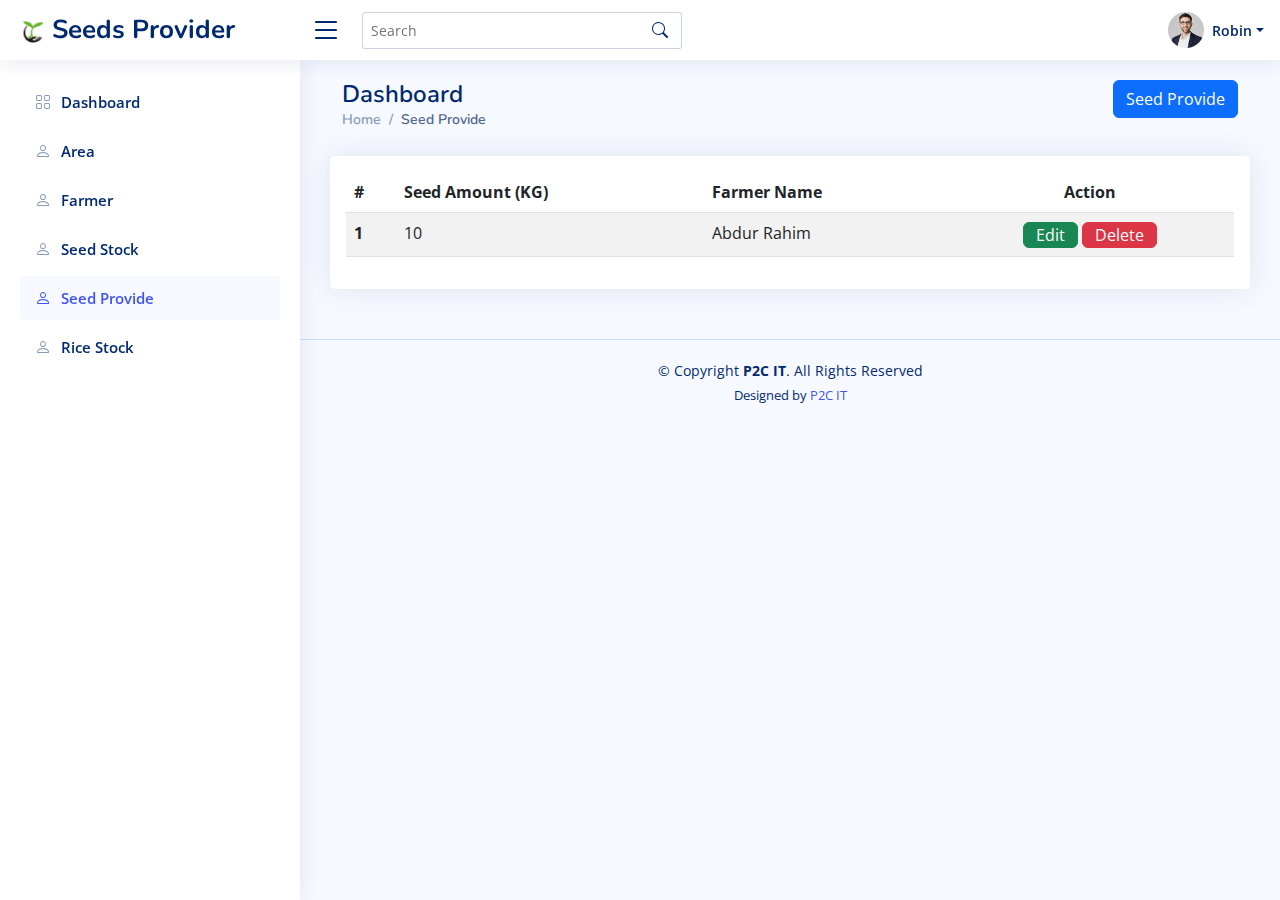
<file: seedProvide.html>
<!DOCTYPE html>
<html lang="en">

<head>
  <meta charset="utf-8">
  <meta content="width=device-width, initial-scale=1.0" name="viewport">

  <title>Seeds Provider</title>
  <meta content="" name="description">
  <meta content="" name="keywords">

  <!-- Favicons -->
  <link href="assets/img/seeds.jpg" rel="icon">
  <link href="assets/img/seeds.jpg" rel="apple-touch-icon">

  <!-- Google Fonts -->
  <link href="https://fonts.gstatic.com" rel="preconnect">
  <link href="https://fonts.googleapis.com/css?family=Open+Sans:300,300i,400,400i,600,600i,700,700i|Nunito:300,300i,400,400i,600,600i,700,700i|Poppins:300,300i,400,400i,500,500i,600,600i,700,700i" rel="stylesheet">

  <!-- Vendor CSS Files -->
  <link href="assets/vendor/bootstrap/css/bootstrap.min.css" rel="stylesheet">
  <link href="assets/vendor/bootstrap-icons/bootstrap-icons.css" rel="stylesheet">
  <link href="assets/vendor/boxicons/css/boxicons.min.css" rel="stylesheet">
  <link href="assets/vendor/quill/quill.snow.css" rel="stylesheet">
  <link href="assets/vendor/quill/quill.bubble.css" rel="stylesheet">
  <link href="assets/vendor/remixicon/remixicon.css" rel="stylesheet">
  <link href="assets/vendor/simple-datatables/style.css" rel="stylesheet">

  <!-- Template Main CSS File -->
  <link href="assets/css/style.css" rel="stylesheet">

</head>

<body>

  <!-- ======= Header ======= -->
  <header id="header" class="header fixed-top d-flex align-items-center">

    <div class="d-flex align-items-center justify-content-between">
      <a href="index.html" class="logo d-flex align-items-center">
        <img src="assets/img/seeds.jpg" alt="">
        <span class="d-none d-lg-block">Seeds Provider</span>
      </a>
      <i class="bi bi-list toggle-sidebar-btn"></i>
    </div><!-- End Logo -->

    <div class="search-bar">
      <form class="search-form d-flex align-items-center" method="POST" action="#">
        <input type="text" name="query" placeholder="Search" title="Enter search keyword">
        <button type="submit" title="Search"><i class="bi bi-search"></i></button>
      </form>
    </div><!-- End Search Bar -->

    <nav class="header-nav ms-auto">
      <ul class="d-flex align-items-center">

        <li class="nav-item d-block d-lg-none">
          <a class="nav-link nav-icon search-bar-toggle " href="#">
            <i class="bi bi-search"></i>
          </a>
        </li>

        <li class="nav-item dropdown pe-3">

          <a class="nav-link nav-profile d-flex align-items-center pe-0" href="" data-bs-toggle="dropdown">
            <img src="assets/img/profile-img.jpg" alt="Profile" class="rounded-circle">
            <span class="d-none d-md-block dropdown-toggle ps-2">Robin</span>
          </a><!-- End Profile Iamge Icon -->

          <ul class="dropdown-menu dropdown-menu-end dropdown-menu-arrow profile">
            <li class="dropdown-header">
              <h6>Robin</h6>
              <span>Admin</span>
            </li>
            <li>
              <hr class="dropdown-divider">
            </li>

            <li>
              <a class="dropdown-item d-flex align-items-center" href="">
                <i class="bi bi-person"></i>
                <span>My Profile</span>
              </a>
            </li>
            <li>
              <hr class="dropdown-divider">
            </li>
            <li>
              <a class="dropdown-item d-flex align-items-center" href="./index.html">
                <i class="bi bi-box-arrow-right"></i>
                <span>Sign Out</span>
              </a>
            </li>

          </ul><!-- End Profile Dropdown Items -->
        </li><!-- End Profile Nav -->

      </ul>
    </nav><!-- End Icons Navigation -->

  </header><!-- End Header -->

  <!-- ======= Sidebar ======= -->
  <aside id="sidebar" class="sidebar">

    <ul class="sidebar-nav" id="sidebar-nav">

      <li class="nav-item">
        <a class="nav-link collapsed" href="./dashboard.html">
          <i class="bi bi-grid"></i>
          <span>Dashboard</span>
        </a>
      </li>

      <li class="nav-item">
        <a class="nav-link collapsed" href="./area.html">
          <i class="bi bi-person"></i>
          <span>Area</span>
        </a>
      </li>
      <li class="nav-item">
        <a class="nav-link collapsed" href="./farmer.html">
          <i class="bi bi-person"></i>
          <span>Farmer</span>
        </a>
      </li>
      <li class="nav-item">
        <a class="nav-link collapsed" href="./seedStock.html">
          <i class="bi bi-person"></i>
          <span>Seed Stock</span>
        </a>
      </li>
      <li class="nav-item">
        <a class="nav-link" href="./seedProvide.html">
          <i class="bi bi-person"></i>
          <span>Seed Provide</span>
        </a>
      </li>
      <li class="nav-item">
        <a class="nav-link collapsed" href="./riceStock.html">
          <i class="bi bi-person"></i>
          <span>Rice Stock</span>
        </a>
      </li>

    </ul>

  </aside><!-- End Sidebar-->

  <main id="main" class="main">

    <div class="pagetitle">
      <div class="container">
        <div class="row">
          <div class="col-6">
            <h1>Dashboard</h1>
            <nav>
              <ol class="breadcrumb">
                <li class="breadcrumb-item">Home</li>
                <li class="breadcrumb-item active">Seed Provide</li>
              </ol>
            </nav>
          </div>
          <div class="col-6 text-end">
            <a href="" class="btn btn-primary" data-bs-toggle="modal" data-bs-target="#CreateModal">Seed Provide</a>
          </div>
        </div>
      </div>

    </div>

<!-- Create -->
<div class="modal fade" id="CreateModal" tabindex="-1" aria-labelledby="CreateModalLabel" aria-hidden="true">
  <div class="modal-dialog">
    <div class="modal-content">
      <div class="modal-header">
        <h1 class="modal-title fs-5" id="CreateModalLabel">Provide</h1>
        <button type="button" class="btn-close" data-bs-dismiss="modal" aria-label="Close"></button>
      </div>
      <div class="modal-body">
        <div class="container">
          <div class="row">

            <div class="col-12 p-2">
              <label for="">Seed Amount (KG) : </label>
              <input type="text" name="" id="" class="form-control">
            </div>
            <div class="col-12 p-2">
              <label for="">Farmer Name : </label>
              <select name="" id="" class="form-select">
                <option hidden>Choose</option>
                <option value="">Abdur Rahim</option>
                <option value="">Abdus Sattar</option>
              </select>
            </div>

          </div>
        </div>
      </div>
      <div class="modal-footer">
        <button type="button" class="btn btn-secondary" data-bs-dismiss="modal">Close</button>
        <button type="button" class="btn btn-success">Save</button>
      </div>
    </div>
  </div>
</div>

    <section class="section dashboard">
      <div class="row">
        <div class="col-12">
          <div class="table-responsive card p-3">
            <table class="table table-striped table-hover">
              <thead>
                <tr>
                  <th scope="col">#</th>
                  <th scope="col">Seed Amount (KG)</th>
                  <th scope="col">Farmer Name</th>
                  <th scope="col" class="text-center">Action</th>
                </tr>
              </thead>
              <tbody>
                <tr>
                  <th scope="row">1</th>
                  <td>10</td>
                  <td>Abdur Rahim</td>
                  <td class="text-center">
                    <a href="" class="btn btn-success py-0" data-bs-toggle="modal" data-bs-target="#EditModal">Edit</a>
                    <a href="" class="btn btn-danger py-0" data-bs-toggle="modal" data-bs-target="#DeleteModal">Delete</a>
                  </td>
                </tr>
              </tbody>
            </table>
          </div>
        </div>
      </div>
    </section>

  </main>


<!-- Edit -->
<div class="modal fade" id="EditModal" tabindex="-1" aria-labelledby="EditModalLabel" aria-hidden="true">
  <div class="modal-dialog">
    <div class="modal-content">
      <div class="modal-header">
        <h1 class="modal-title fs-5" id="EditModalLabel">Edit</h1>
        <button type="button" class="btn-close" data-bs-dismiss="modal" aria-label="Close"></button>
      </div>
      <div class="modal-body">
        <div class="container">
          <div class="row">

            <div class="col-12 p-2">
              <label for="">Seed Amount (KG) : </label>
              <input type="text" name="" value="10" id="" class="form-control">
            </div>
            <div class="col-12 p-2">
              <label for="">Farmer Name : </label>
              <select name="" id="" class="form-select">
                <option value="">Abdur Rahim</option>
                <option value="">Abdus Sattar</option>
              </select>
            </div>

          </div>
        </div>
      </div>
      <div class="modal-footer">
        <button type="button" class="btn btn-secondary" data-bs-dismiss="modal">Close</button>
        <button type="button" class="btn btn-success">Update</button>
      </div>
    </div>
  </div>
</div>

<!-- Delete -->
<div class="modal fade" id="DeleteModal" tabindex="-1" aria-labelledby="DeleteModalLabel" aria-hidden="true">
  <div class="modal-dialog">
    <div class="modal-content">
      <div class="modal-header">
        <h1 class="modal-title fs-5" id="DeleteModalLabel">Delete</h1>
        <button type="button" class="btn-close" data-bs-dismiss="modal" aria-label="Close"></button>
      </div>
      <div class="modal-body">
        <div class="container">
          <div class="row">
            <h4>Are you sure delete this ?</h4>
          </div>
        </div>
      </div>
      <div class="modal-footer">
        <button type="button" class="btn btn-secondary" data-bs-dismiss="modal">Close</button>
        <button type="button" class="btn btn-danger">Delete</button>
      </div>
    </div>
  </div>
</div>


  <!-- ======= Footer ======= -->
  <footer id="footer" class="footer">
    <div class="copyright">
      &copy; Copyright <strong><span>P2C IT</span></strong>. All Rights Reserved
    </div>
    <div class="credits">
      Designed by <a href="https://bootstrapmade.com/">P2C IT</a>
    </div>
  </footer><!-- End Footer -->

  <a href="#" class="back-to-top d-flex align-items-center justify-content-center"><i class="bi bi-arrow-up-short"></i></a>

  <!-- Vendor JS Files -->
  <script src="assets/vendor/apexcharts/apexcharts.min.js"></script>
  <script src="assets/vendor/bootstrap/js/bootstrap.bundle.min.js"></script>
  <script src="assets/vendor/chart.js/chart.umd.js"></script>
  <script src="assets/vendor/echarts/echarts.min.js"></script>
  <script src="assets/vendor/quill/quill.min.js"></script>
  <script src="assets/vendor/simple-datatables/simple-datatables.js"></script>
  <script src="assets/vendor/tinymce/tinymce.min.js"></script>
  <script src="assets/vendor/php-email-form/validate.js"></script>

  <!-- Template Main JS File -->
  <script src="assets/js/main.js"></script>

</body>

</html>
</file>
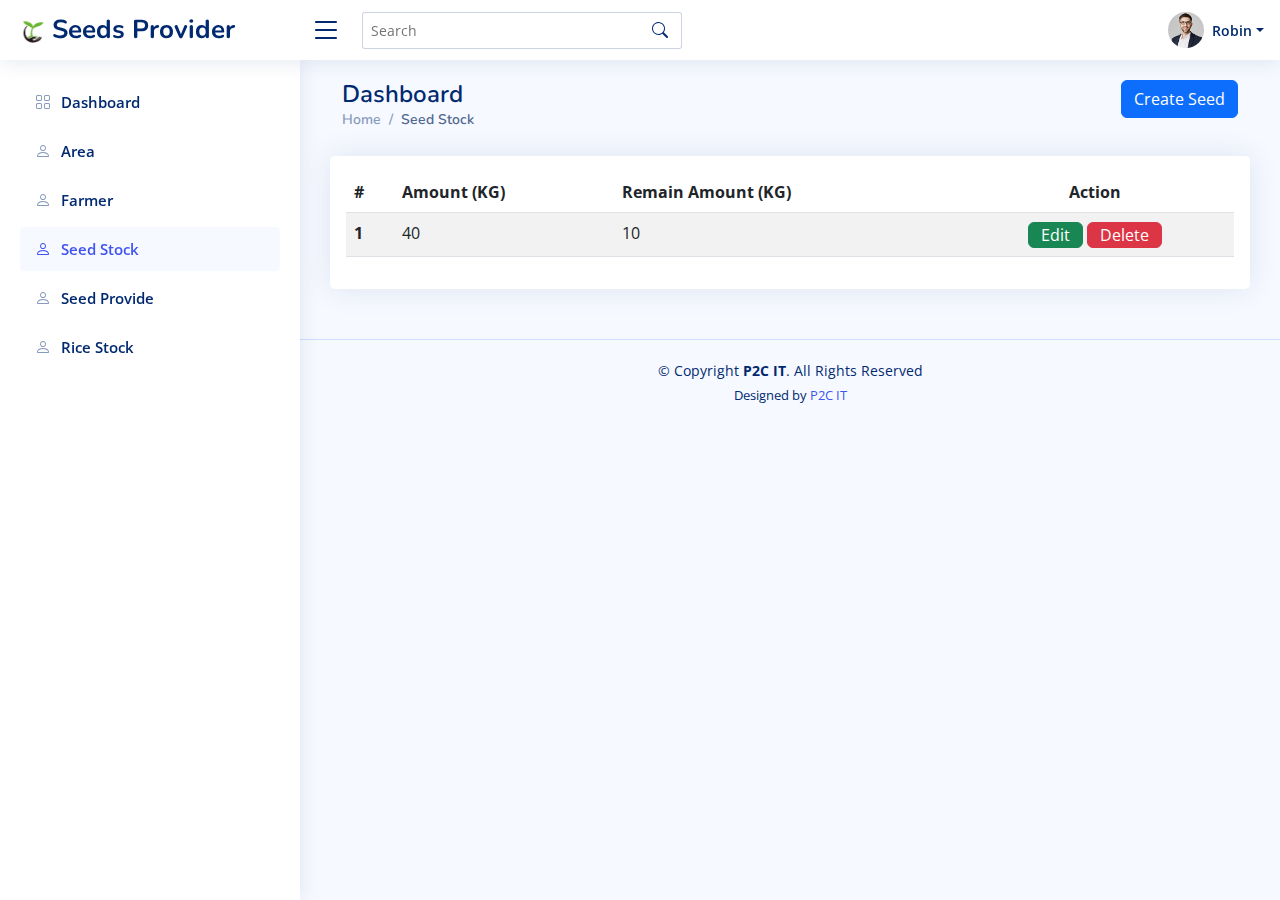
<file: seedStock.html>
<!DOCTYPE html>
<html lang="en">

<head>
  <meta charset="utf-8">
  <meta content="width=device-width, initial-scale=1.0" name="viewport">

  <title>Seeds Provider</title>
  <meta content="" name="description">
  <meta content="" name="keywords">

  <!-- Favicons -->
  <link href="assets/img/seeds.jpg" rel="icon">
  <link href="assets/img/seeds.jpg" rel="apple-touch-icon">

  <!-- Google Fonts -->
  <link href="https://fonts.gstatic.com" rel="preconnect">
  <link href="https://fonts.googleapis.com/css?family=Open+Sans:300,300i,400,400i,600,600i,700,700i|Nunito:300,300i,400,400i,600,600i,700,700i|Poppins:300,300i,400,400i,500,500i,600,600i,700,700i" rel="stylesheet">

  <!-- Vendor CSS Files -->
  <link href="assets/vendor/bootstrap/css/bootstrap.min.css" rel="stylesheet">
  <link href="assets/vendor/bootstrap-icons/bootstrap-icons.css" rel="stylesheet">
  <link href="assets/vendor/boxicons/css/boxicons.min.css" rel="stylesheet">
  <link href="assets/vendor/quill/quill.snow.css" rel="stylesheet">
  <link href="assets/vendor/quill/quill.bubble.css" rel="stylesheet">
  <link href="assets/vendor/remixicon/remixicon.css" rel="stylesheet">
  <link href="assets/vendor/simple-datatables/style.css" rel="stylesheet">

  <!-- Template Main CSS File -->
  <link href="assets/css/style.css" rel="stylesheet">

</head>

<body>

  <!-- ======= Header ======= -->
  <header id="header" class="header fixed-top d-flex align-items-center">

    <div class="d-flex align-items-center justify-content-between">
      <a href="index.html" class="logo d-flex align-items-center">
        <img src="assets/img/seeds.jpg" alt="">
        <span class="d-none d-lg-block">Seeds Provider</span>
      </a>
      <i class="bi bi-list toggle-sidebar-btn"></i>
    </div><!-- End Logo -->

    <div class="search-bar">
      <form class="search-form d-flex align-items-center" method="POST" action="#">
        <input type="text" name="query" placeholder="Search" title="Enter search keyword">
        <button type="submit" title="Search"><i class="bi bi-search"></i></button>
      </form>
    </div><!-- End Search Bar -->

    <nav class="header-nav ms-auto">
      <ul class="d-flex align-items-center">

        <li class="nav-item d-block d-lg-none">
          <a class="nav-link nav-icon search-bar-toggle " href="#">
            <i class="bi bi-search"></i>
          </a>
        </li>

        <li class="nav-item dropdown pe-3">

          <a class="nav-link nav-profile d-flex align-items-center pe-0" href="" data-bs-toggle="dropdown">
            <img src="assets/img/profile-img.jpg" alt="Profile" class="rounded-circle">
            <span class="d-none d-md-block dropdown-toggle ps-2">Robin</span>
          </a><!-- End Profile Iamge Icon -->

          <ul class="dropdown-menu dropdown-menu-end dropdown-menu-arrow profile">
            <li class="dropdown-header">
              <h6>Robin</h6>
              <span>Admin</span>
            </li>
            <li>
              <hr class="dropdown-divider">
            </li>

            <li>
              <a class="dropdown-item d-flex align-items-center" href="">
                <i class="bi bi-person"></i>
                <span>My Profile</span>
              </a>
            </li>
            <li>
              <hr class="dropdown-divider">
            </li>
            <li>
              <a class="dropdown-item d-flex align-items-center" href="./index.html">
                <i class="bi bi-box-arrow-right"></i>
                <span>Sign Out</span>
              </a>
            </li>

          </ul><!-- End Profile Dropdown Items -->
        </li><!-- End Profile Nav -->

      </ul>
    </nav><!-- End Icons Navigation -->

  </header><!-- End Header -->

  <!-- ======= Sidebar ======= -->
  <aside id="sidebar" class="sidebar">

    <ul class="sidebar-nav" id="sidebar-nav">

      <li class="nav-item">
        <a class="nav-link collapsed" href="./dashboard.html">
          <i class="bi bi-grid"></i>
          <span>Dashboard</span>
        </a>
      </li>

      <li class="nav-item">
        <a class="nav-link collapsed" href="./area.html">
          <i class="bi bi-person"></i>
          <span>Area</span>
        </a>
      </li>
      <li class="nav-item">
        <a class="nav-link collapsed" href="./farmer.html">
          <i class="bi bi-person"></i>
          <span>Farmer</span>
        </a>
      </li>
      <li class="nav-item">
        <a class="nav-link" href="./seedStock.html">
          <i class="bi bi-person"></i>
          <span>Seed Stock</span>
        </a>
      </li>
      <li class="nav-item">
        <a class="nav-link collapsed" href="./seedProvide.html">
          <i class="bi bi-person"></i>
          <span>Seed Provide</span>
        </a>
      </li>
      <li class="nav-item">
        <a class="nav-link collapsed" href="./riceStock.html">
          <i class="bi bi-person"></i>
          <span>Rice Stock</span>
        </a>
      </li>

    </ul>

  </aside><!-- End Sidebar-->

  <main id="main" class="main">

    <div class="pagetitle">
      <div class="container">
        <div class="row">
          <div class="col-6">
            <h1>Dashboard</h1>
            <nav>
              <ol class="breadcrumb">
                <li class="breadcrumb-item">Home</li>
                <li class="breadcrumb-item active">Seed Stock</li>
              </ol>
            </nav>
          </div>
          <div class="col-6 text-end">
            <a href="" class="btn btn-primary" data-bs-toggle="modal" data-bs-target="#CreateModal">Create Seed</a>
          </div>
        </div>
      </div>

    </div>

<!-- Create -->
<div class="modal fade" id="CreateModal" tabindex="-1" aria-labelledby="CreateModalLabel" aria-hidden="true">
  <div class="modal-dialog">
    <div class="modal-content">
      <div class="modal-header">
        <h1 class="modal-title fs-5" id="CreateModalLabel">Create</h1>
        <button type="button" class="btn-close" data-bs-dismiss="modal" aria-label="Close"></button>
      </div>
      <div class="modal-body">
        <div class="container">
          <div class="row">

            <div class="col-12 p-2">
              <label for="">Amount : </label>
              <input type="text" name="" id="" class="form-control">
            </div>

          </div>
        </div>
      </div>
      <div class="modal-footer">
        <button type="button" class="btn btn-secondary" data-bs-dismiss="modal">Close</button>
        <button type="button" class="btn btn-success">Save</button>
      </div>
    </div>
  </div>
</div>

    <section class="section dashboard">
      <div class="row">
        <div class="col-12">
          <div class="table-responsive card p-3">
            <table class="table table-striped table-hover">
              <thead>
                <tr>
                  <th scope="col">#</th>
                  <th scope="col">Amount (KG)</th>
                  <th scope="col">Remain Amount (KG)</th>
                  <th scope="col" class="text-center">Action</th>
                </tr>
              </thead>
              <tbody>
                <tr>
                  <th scope="row">1</th>
                  <td>40</td>
                  <td>10</td>
                  <td class="text-center">
                    <a href="" class="btn btn-success py-0" data-bs-toggle="modal" data-bs-target="#EditModal">Edit</a>
                    <a href="" class="btn btn-danger py-0" data-bs-toggle="modal" data-bs-target="#DeleteModal">Delete</a>
                  </td>
                </tr>
              </tbody>
            </table>
          </div>
        </div>
      </div>
    </section>

  </main>


<!-- Edit -->
<div class="modal fade" id="EditModal" tabindex="-1" aria-labelledby="EditModalLabel" aria-hidden="true">
  <div class="modal-dialog">
    <div class="modal-content">
      <div class="modal-header">
        <h1 class="modal-title fs-5" id="EditModalLabel">Edit</h1>
        <button type="button" class="btn-close" data-bs-dismiss="modal" aria-label="Close"></button>
      </div>
      <div class="modal-body">
        <div class="container">
          <div class="row">

            <div class="col-12 p-2">
              <label for="">Amount : </label>
              <input type="text" name="" value="40" id="" class="form-control">
            </div>

          </div>
        </div>
      </div>
      <div class="modal-footer">
        <button type="button" class="btn btn-secondary" data-bs-dismiss="modal">Close</button>
        <button type="button" class="btn btn-success">Update</button>
      </div>
    </div>
  </div>
</div>

<!-- Delete -->
<div class="modal fade" id="DeleteModal" tabindex="-1" aria-labelledby="DeleteModalLabel" aria-hidden="true">
  <div class="modal-dialog">
    <div class="modal-content">
      <div class="modal-header">
        <h1 class="modal-title fs-5" id="DeleteModalLabel">Delete</h1>
        <button type="button" class="btn-close" data-bs-dismiss="modal" aria-label="Close"></button>
      </div>
      <div class="modal-body">
        <div class="container">
          <div class="row">
            <h4>Are you sure delete this ?</h4>
          </div>
        </div>
      </div>
      <div class="modal-footer">
        <button type="button" class="btn btn-secondary" data-bs-dismiss="modal">Close</button>
        <button type="button" class="btn btn-danger">Delete</button>
      </div>
    </div>
  </div>
</div>


  <!-- ======= Footer ======= -->
  <footer id="footer" class="footer">
    <div class="copyright">
      &copy; Copyright <strong><span>P2C IT</span></strong>. All Rights Reserved
    </div>
    <div class="credits">
      Designed by <a href="https://bootstrapmade.com/">P2C IT</a>
    </div>
  </footer><!-- End Footer -->

  <a href="#" class="back-to-top d-flex align-items-center justify-content-center"><i class="bi bi-arrow-up-short"></i></a>

  <!-- Vendor JS Files -->
  <script src="assets/vendor/apexcharts/apexcharts.min.js"></script>
  <script src="assets/vendor/bootstrap/js/bootstrap.bundle.min.js"></script>
  <script src="assets/vendor/chart.js/chart.umd.js"></script>
  <script src="assets/vendor/echarts/echarts.min.js"></script>
  <script src="assets/vendor/quill/quill.min.js"></script>
  <script src="assets/vendor/simple-datatables/simple-datatables.js"></script>
  <script src="assets/vendor/tinymce/tinymce.min.js"></script>
  <script src="assets/vendor/php-email-form/validate.js"></script>

  <!-- Template Main JS File -->
  <script src="assets/js/main.js"></script>

</body>

</html>
</file>
<file: css/home-style.css>
*{
	margin: 0px;
	padding: 0px;
	box-sizing: border-box;
}
ul,ol{
	list-style: none;
}
a{
	text-decoration: none;
}
h1,h2,h3,h4,h5,h6,p{
	margin: 0px;
}


/* -----COMMON CSS----- */
*{
	margin: 0px;
	padding: 0px;
	box-sizing: border-box;
}
ul,ol{
	list-style: none;
}
a{
	text-decoration: none;
}
h1,h2,h3,h4,h5,h6,p{
	margin: 0px;
}
/* -------NAV PART START-------- */
nav{
	background:#ffffff;
}
nav ul li a{
	font-family: 'Raleway', sans-serif;
	font-weight: 500;
	font-size: 16px;
	color: #343333 !important;
	margin-left: 10px;
	transition: .4s;
	position: relative;
}
nav ul li a:hover{
	color:#0d0442 !important;
}
nav ul li a.active{
	font-weight: bold;
	color:#0d0442 !important;
}
nav ul li a::after{
	width: 0%;
	bottom: 0;
	left: 0;
	content: "";
	position: absolute;
	height: 3px;
	background:#0d0442 !important;
	transition: .4s;
}
nav ul li a:hover::after{
	width: 100%;
}

/* -------NAV PART END-------- */


/*--================ Start About Part ================--*/
#about-part .title{
	text-align: center;
}
#about-part .about{
	display: flex;
	justify-content: space-between;
	align-items: center;
}
#about-part .about .picture{
	width: 60%;
}
#about-part .about .picture img{
	width: 550px;
}
#about-part .about .text{
	width: 40%;
}
#about-part .about .text p{
	font-family: 'Open Sans', sans-serif;
	font-size: 17px;
	font-weight: 500px;
}

/*--================ End About Part ================--*/

/* ----------------------------------------- */
.busniess-process .item{
    background-color: rgb(236, 236, 230);
    padding: 28px;
}
.busniess-process p{
    text-align: justify;
}
.busniess-process .icon{
    display: flex;
    align-items: center;
}
.busniess-process .icon i{
    width: 100%;
    width: 100%;
    font-size: 80px;
}
/* ----------------------------------------- */


/* ----------------------------------------- */
.purchase-part .morePurchase{
    padding: 5px 50px;
    border: 2px solid seagreen;
    border-radius: 20px;
    outline: none;
}
.purchase-part .morePurchase a{
    color: seagreen;
    text-decoration: none;
}
.purchase-part .btn{
    padding: 20px;
    background-color: seagreen;
}
.purchase-part .btn a{
    color: #fff;
    text-decoration: none;
}
.purchase-part .btn:hover{
    background-color: yellowgreen;
}
.purchase-part .btn a{
    color: #fff;
}
.carousel-inner img{
    height: 100%;
    width: 100%;
}

/* -------REVIEW PART START-------- */
.review-part{
	background: #0d0442;
}
.review-part .review{
	padding: 7% 10%;
}
.review-part .carousel-item{
	padding: 5% 15%;
	font-style: italic;
	text-align: center;
}
.review-part .review .carousel-item .farmer-images{
	width: 120px;
	height: 120px;
	object-fit: cover;
}
.review-part .carousel-indicators{
	bottom: -20px;
	object-fit: cover;
}
/* -------REVIEW PART END-------- */

/* .reviewPart{
    background-color: #eaeaea;
    padding: 50px;
    box-sizing: border-box;
}
.part{
    width: 50%;
    margin: 0 auto;
    display: flex;
    justify-content: center;
    align-items: center;
    flex-direction: column;
    text-align: center;
}
.part .review-photos{
    height: 150px; 
    width: 150px;
}
.part .review-photos img{
    height: 100%; 
    width: 100%;
    border-radius: 50%;
} */
.carousel-control-prev-icon {
    background-color: black;
}
.carousel-control-next-icon {
    background-color: black;
}
.reviewPart .carousel-indicators {
    margin-bottom: -1rem;
}


/* -------CONTACT PART START-------- */
/* #contact-part{
	height: 400px;
	width: 100%;
}
#contact-part .contact-form{
	width: 50%;
	height: 100%;
}
#contact-part .contact-image{
	height: 100%;
	width: 50%;
	background-color: #0d0442;
} */
/* -------CONTACT PART END-------- */

/* -------FOOTER PART START-------- */
#footer-part .footer_title{
	padding: 10px 0;
	box-sizing: border-box;
	border-bottom: 1px solid #cdcdcd;
} 
#footer-part .footer_title h2{
	color: #5d5858;
	font-family: 'Open Sans', sans-serif;
	font-size: 18px;
}
#footer-part .item-1 .locations ul a{
	text-decoration: none;
}
#footer-part .item-1 .locations ul a li{
	color: #999;
	font-family: 'Open Sans', sans-serif;
	font-weight: 400;
	font-size: 14px;
	transition: .5s;
	margin-bottom: 10px;
}
#footer-part .item-1 .locations ul a li:hover{
	transform: translateX(10%);
	color: #d50c0d;
}
#footer-part .item-2 .links ul a{
	text-decoration: none;
}
#footer-part .item-2 .links ul a li{
	color: #999;
	font-family: 'Open Sans', sans-serif;
	font-weight: 400;
	font-size: 14px;
	transition: .5s;
	margin-bottom: 10px;
}
#footer-part .item-2 .links ul a li:hover{
	color: #d50c0d;
}

#footer-part .item-3 .contact-info .social-meadia-icon i{
	height: 30px;
	width: 30px;
	line-height: 30px;
	border-radius: 50%;
	background: #999;
	text-align: center;
	color: #fff;
	transition: .4s;
	margin-right: 20px;
}
#footer-part .item-3 .contact-info .social-meadia-icon{
	padding: 10px 0px;
}
#footer-part .item-3 .contact-info .social-meadia-icon i:hover{
	color: #d50c0d;
}
#footer-part .item-3 .contact{
	display: flex;
	align-items: center;
	margin-bottom: 15px;
	transition: .4s;
}
#footer-part .item-3 .contact .contact_icon i{
	height: 30px;
	width: 30px;
	line-height: 30px;
	background: #d50c0d;
	text-align: center;
	margin-top: 10px;
	margin-right: 15px;
	margin-bottom: 10px;
	border-radius: 5px;
	transition: .4s;
	color: #ffff;
}
#footer-part .item-3 .contact .contact_icon i:hover{
	color: #cdcdcd;
}
#footer-part .item-3 .contact .contact_text p{
	color: #131313;
	margin: -1px;
	font-family: 'Open Sans', sans-serif;
}
/* -------FOOTER PART END-------- */

/* -----COPY RIGHT PART START---- */
#copy-right{
	padding: 20px 0px;
	background: #0d0442;
}
#copy-right p{
	color: #fff;
}
/* -----COPY RIGHT PART END---- */
</file>
<file: assets/vendor/quill/quill.snow.css>
/*!
 * Quill Editor v1.3.7
 * https://quilljs.com/
 * Copyright (c) 2014, Jason Chen
 * Copyright (c) 2013, salesforce.com
 */
.ql-container {
  box-sizing: border-box;
  font-family: Helvetica, Arial, sans-serif;
  font-size: 13px;
  height: 100%;
  margin: 0px;
  position: relative;
}
.ql-container.ql-disabled .ql-tooltip {
  visibility: hidden;
}
.ql-container.ql-disabled .ql-editor ul[data-checked] > li::before {
  pointer-events: none;
}
.ql-clipboard {
  left: -100000px;
  height: 1px;
  overflow-y: hidden;
  position: absolute;
  top: 50%;
}
.ql-clipboard p {
  margin: 0;
  padding: 0;
}
.ql-editor {
  box-sizing: border-box;
  line-height: 1.42;
  height: 100%;
  outline: none;
  overflow-y: auto;
  padding: 12px 15px;
  tab-size: 4;
  -moz-tab-size: 4;
  text-align: left;
  white-space: pre-wrap;
  word-wrap: break-word;
}
.ql-editor > * {
  cursor: text;
}
.ql-editor p,
.ql-editor ol,
.ql-editor ul,
.ql-editor pre,
.ql-editor blockquote,
.ql-editor h1,
.ql-editor h2,
.ql-editor h3,
.ql-editor h4,
.ql-editor h5,
.ql-editor h6 {
  margin: 0;
  padding: 0;
  counter-reset: list-1 list-2 list-3 list-4 list-5 list-6 list-7 list-8 list-9;
}
.ql-editor ol,
.ql-editor ul {
  padding-left: 1.5em;
}
.ql-editor ol > li,
.ql-editor ul > li {
  list-style-type: none;
}
.ql-editor ul > li::before {
  content: '\2022';
}
.ql-editor ul[data-checked=true],
.ql-editor ul[data-checked=false] {
  pointer-events: none;
}
.ql-editor ul[data-checked=true] > li *,
.ql-editor ul[data-checked=false] > li * {
  pointer-events: all;
}
.ql-editor ul[data-checked=true] > li::before,
.ql-editor ul[data-checked=false] > li::before {
  color: #777;
  cursor: pointer;
  pointer-events: all;
}
.ql-editor ul[data-checked=true] > li::before {
  content: '\2611';
}
.ql-editor ul[data-checked=false] > li::before {
  content: '\2610';
}
.ql-editor li::before {
  display: inline-block;
  white-space: nowrap;
  width: 1.2em;
}
.ql-editor li:not(.ql-direction-rtl)::before {
  margin-left: -1.5em;
  margin-right: 0.3em;
  text-align: right;
}
.ql-editor li.ql-direction-rtl::before {
  margin-left: 0.3em;
  margin-right: -1.5em;
}
.ql-editor ol li:not(.ql-direction-rtl),
.ql-editor ul li:not(.ql-direction-rtl) {
  padding-left: 1.5em;
}
.ql-editor ol li.ql-direction-rtl,
.ql-editor ul li.ql-direction-rtl {
  padding-right: 1.5em;
}
.ql-editor ol li {
  counter-reset: list-1 list-2 list-3 list-4 list-5 list-6 list-7 list-8 list-9;
  counter-increment: list-0;
}
.ql-editor ol li:before {
  content: counter(list-0, decimal) '. ';
}
.ql-editor ol li.ql-indent-1 {
  counter-increment: list-1;
}
.ql-editor ol li.ql-indent-1:before {
  content: counter(list-1, lower-alpha) '. ';
}
.ql-editor ol li.ql-indent-1 {
  counter-reset: list-2 list-3 list-4 list-5 list-6 list-7 list-8 list-9;
}
.ql-editor ol li.ql-indent-2 {
  counter-increment: list-2;
}
.ql-editor ol li.ql-indent-2:before {
  content: counter(list-2, lower-roman) '. ';
}
.ql-editor ol li.ql-indent-2 {
  counter-reset: list-3 list-4 list-5 list-6 list-7 list-8 list-9;
}
.ql-editor ol li.ql-indent-3 {
  counter-increment: list-3;
}
.ql-editor ol li.ql-indent-3:before {
  content: counter(list-3, decimal) '. ';
}
.ql-editor ol li.ql-indent-3 {
  counter-reset: list-4 list-5 list-6 list-7 list-8 list-9;
}
.ql-editor ol li.ql-indent-4 {
  counter-increment: list-4;
}
.ql-editor ol li.ql-indent-4:before {
  content: counter(list-4, lower-alpha) '. ';
}
.ql-editor ol li.ql-indent-4 {
  counter-reset: list-5 list-6 list-7 list-8 list-9;
}
.ql-editor ol li.ql-indent-5 {
  counter-increment: list-5;
}
.ql-editor ol li.ql-indent-5:before {
  content: counter(list-5, lower-roman) '. ';
}
.ql-editor ol li.ql-indent-5 {
  counter-reset: list-6 list-7 list-8 list-9;
}
.ql-editor ol li.ql-indent-6 {
  counter-increment: list-6;
}
.ql-editor ol li.ql-indent-6:before {
  content: counter(list-6, decimal) '. ';
}
.ql-editor ol li.ql-indent-6 {
  counter-reset: list-7 list-8 list-9;
}
.ql-editor ol li.ql-indent-7 {
  counter-increment: list-7;
}
.ql-editor ol li.ql-indent-7:before {
  content: counter(list-7, lower-alpha) '. ';
}
.ql-editor ol li.ql-indent-7 {
  counter-reset: list-8 list-9;
}
.ql-editor ol li.ql-indent-8 {
  counter-increment: list-8;
}
.ql-editor ol li.ql-indent-8:before {
  content: counter(list-8, lower-roman) '. ';
}
.ql-editor ol li.ql-indent-8 {
  counter-reset: list-9;
}
.ql-editor ol li.ql-indent-9 {
  counter-increment: list-9;
}
.ql-editor ol li.ql-indent-9:before {
  content: counter(list-9, decimal) '. ';
}
.ql-editor .ql-indent-1:not(.ql-direction-rtl) {
  padding-left: 3em;
}
.ql-editor li.ql-indent-1:not(.ql-direction-rtl) {
  padding-left: 4.5em;
}
.ql-editor .ql-indent-1.ql-direction-rtl.ql-align-right {
  padding-right: 3em;
}
.ql-editor li.ql-indent-1.ql-direction-rtl.ql-align-right {
  padding-right: 4.5em;
}
.ql-editor .ql-indent-2:not(.ql-direction-rtl) {
  padding-left: 6em;
}
.ql-editor li.ql-indent-2:not(.ql-direction-rtl) {
  padding-left: 7.5em;
}
.ql-editor .ql-indent-2.ql-direction-rtl.ql-align-right {
  padding-right: 6em;
}
.ql-editor li.ql-indent-2.ql-direction-rtl.ql-align-right {
  padding-right: 7.5em;
}
.ql-editor .ql-indent-3:not(.ql-direction-rtl) {
  padding-left: 9em;
}
.ql-editor li.ql-indent-3:not(.ql-direction-rtl) {
  padding-left: 10.5em;
}
.ql-editor .ql-indent-3.ql-direction-rtl.ql-align-right {
  padding-right: 9em;
}
.ql-editor li.ql-indent-3.ql-direction-rtl.ql-align-right {
  padding-right: 10.5em;
}
.ql-editor .ql-indent-4:not(.ql-direction-rtl) {
  padding-left: 12em;
}
.ql-editor li.ql-indent-4:not(.ql-direction-rtl) {
  padding-left: 13.5em;
}
.ql-editor .ql-indent-4.ql-direction-rtl.ql-align-right {
  padding-right: 12em;
}
.ql-editor li.ql-indent-4.ql-direction-rtl.ql-align-right {
  padding-right: 13.5em;
}
.ql-editor .ql-indent-5:not(.ql-direction-rtl) {
  padding-left: 15em;
}
.ql-editor li.ql-indent-5:not(.ql-direction-rtl) {
  padding-left: 16.5em;
}
.ql-editor .ql-indent-5.ql-direction-rtl.ql-align-right {
  padding-right: 15em;
}
.ql-editor li.ql-indent-5.ql-direction-rtl.ql-align-right {
  padding-right: 16.5em;
}
.ql-editor .ql-indent-6:not(.ql-direction-rtl) {
  padding-left: 18em;
}
.ql-editor li.ql-indent-6:not(.ql-direction-rtl) {
  padding-left: 19.5em;
}
.ql-editor .ql-indent-6.ql-direction-rtl.ql-align-right {
  padding-right: 18em;
}
.ql-editor li.ql-indent-6.ql-direction-rtl.ql-align-right {
  padding-right: 19.5em;
}
.ql-editor .ql-indent-7:not(.ql-direction-rtl) {
  padding-left: 21em;
}
.ql-editor li.ql-indent-7:not(.ql-direction-rtl) {
  padding-left: 22.5em;
}
.ql-editor .ql-indent-7.ql-direction-rtl.ql-align-right {
  padding-right: 21em;
}
.ql-editor li.ql-indent-7.ql-direction-rtl.ql-align-right {
  padding-right: 22.5em;
}
.ql-editor .ql-indent-8:not(.ql-direction-rtl) {
  padding-left: 24em;
}
.ql-editor li.ql-indent-8:not(.ql-direction-rtl) {
  padding-left: 25.5em;
}
.ql-editor .ql-indent-8.ql-direction-rtl.ql-align-right {
  padding-right: 24em;
}
.ql-editor li.ql-indent-8.ql-direction-rtl.ql-align-right {
  padding-right: 25.5em;
}
.ql-editor .ql-indent-9:not(.ql-direction-rtl) {
  padding-left: 27em;
}
.ql-editor li.ql-indent-9:not(.ql-direction-rtl) {
  padding-left: 28.5em;
}
.ql-editor .ql-indent-9.ql-direction-rtl.ql-align-right {
  padding-right: 27em;
}
.ql-editor li.ql-indent-9.ql-direction-rtl.ql-align-right {
  padding-right: 28.5em;
}
.ql-editor .ql-video {
  display: block;
  max-width: 100%;
}
.ql-editor .ql-video.ql-align-center {
  margin: 0 auto;
}
.ql-editor .ql-video.ql-align-right {
  margin: 0 0 0 auto;
}
.ql-editor .ql-bg-black {
  background-color: #000;
}
.ql-editor .ql-bg-red {
  background-color: #e60000;
}
.ql-editor .ql-bg-orange {
  background-color: #f90;
}
.ql-editor .ql-bg-yellow {
  background-color: #ff0;
}
.ql-editor .ql-bg-green {
  background-color: #008a00;
}
.ql-editor .ql-bg-blue {
  background-color: #06c;
}
.ql-editor .ql-bg-purple {
  background-color: #93f;
}
.ql-editor .ql-color-white {
  color: #fff;
}
.ql-editor .ql-color-red {
  color: #e60000;
}
.ql-editor .ql-color-orange {
  color: #f90;
}
.ql-editor .ql-color-yellow {
  color: #ff0;
}
.ql-editor .ql-color-green {
  color: #008a00;
}
.ql-editor .ql-color-blue {
  color: #06c;
}
.ql-editor .ql-color-purple {
  color: #93f;
}
.ql-editor .ql-font-serif {
  font-family: Georgia, Times New Roman, serif;
}
.ql-editor .ql-font-monospace {
  font-family: Monaco, Courier New, monospace;
}
.ql-editor .ql-size-small {
  font-size: 0.75em;
}
.ql-editor .ql-size-large {
  font-size: 1.5em;
}
.ql-editor .ql-size-huge {
  font-size: 2.5em;
}
.ql-editor .ql-direction-rtl {
  direction: rtl;
  text-align: inherit;
}
.ql-editor .ql-align-center {
  text-align: center;
}
.ql-editor .ql-align-justify {
  text-align: justify;
}
.ql-editor .ql-align-right {
  text-align: right;
}
.ql-editor.ql-blank::before {
  color: rgba(0,0,0,0.6);
  content: attr(data-placeholder);
  font-style: italic;
  left: 15px;
  pointer-events: none;
  position: absolute;
  right: 15px;
}
.ql-snow.ql-toolbar:after,
.ql-snow .ql-toolbar:after {
  clear: both;
  content: '';
  display: table;
}
.ql-snow.ql-toolbar button,
.ql-snow .ql-toolbar button {
  background: none;
  border: none;
  cursor: pointer;
  display: inline-block;
  float: left;
  height: 24px;
  padding: 3px 5px;
  width: 28px;
}
.ql-snow.ql-toolbar button svg,
.ql-snow .ql-toolbar button svg {
  float: left;
  height: 100%;
}
.ql-snow.ql-toolbar button:active:hover,
.ql-snow .ql-toolbar button:active:hover {
  outline: none;
}
.ql-snow.ql-toolbar input.ql-image[type=file],
.ql-snow .ql-toolbar input.ql-image[type=file] {
  display: none;
}
.ql-snow.ql-toolbar button:hover,
.ql-snow .ql-toolbar button:hover,
.ql-snow.ql-toolbar button:focus,
.ql-snow .ql-toolbar button:focus,
.ql-snow.ql-toolbar button.ql-active,
.ql-snow .ql-toolbar button.ql-active,
.ql-snow.ql-toolbar .ql-picker-label:hover,
.ql-snow .ql-toolbar .ql-picker-label:hover,
.ql-snow.ql-toolbar .ql-picker-label.ql-active,
.ql-snow .ql-toolbar .ql-picker-label.ql-active,
.ql-snow.ql-toolbar .ql-picker-item:hover,
.ql-snow .ql-toolbar .ql-picker-item:hover,
.ql-snow.ql-toolbar .ql-picker-item.ql-selected,
.ql-snow .ql-toolbar .ql-picker-item.ql-selected {
  color: #06c;
}
.ql-snow.ql-toolbar button:hover .ql-fill,
.ql-snow .ql-toolbar button:hover .ql-fill,
.ql-snow.ql-toolbar button:focus .ql-fill,
.ql-snow .ql-toolbar button:focus .ql-fill,
.ql-snow.ql-toolbar button.ql-active .ql-fill,
.ql-snow .ql-toolbar button.ql-active .ql-fill,
.ql-snow.ql-toolbar .ql-picker-label:hover .ql-fill,
.ql-snow .ql-toolbar .ql-picker-label:hover .ql-fill,
.ql-snow.ql-toolbar .ql-picker-label.ql-active .ql-fill,
.ql-snow .ql-toolbar .ql-picker-label.ql-active .ql-fill,
.ql-snow.ql-toolbar .ql-picker-item:hover .ql-fill,
.ql-snow .ql-toolbar .ql-picker-item:hover .ql-fill,
.ql-snow.ql-toolbar .ql-picker-item.ql-selected .ql-fill,
.ql-snow .ql-toolbar .ql-picker-item.ql-selected .ql-fill,
.ql-snow.ql-toolbar button:hover .ql-stroke.ql-fill,
.ql-snow .ql-toolbar button:hover .ql-stroke.ql-fill,
.ql-snow.ql-toolbar button:focus .ql-stroke.ql-fill,
.ql-snow .ql-toolbar button:focus .ql-stroke.ql-fill,
.ql-snow.ql-toolbar button.ql-active .ql-stroke.ql-fill,
.ql-snow .ql-toolbar button.ql-active .ql-stroke.ql-fill,
.ql-snow.ql-toolbar .ql-picker-label:hover .ql-stroke.ql-fill,
.ql-snow .ql-toolbar .ql-picker-label:hover .ql-stroke.ql-fill,
.ql-snow.ql-toolbar .ql-picker-label.ql-active .ql-stroke.ql-fill,
.ql-snow .ql-toolbar .ql-picker-label.ql-active .ql-stroke.ql-fill,
.ql-snow.ql-toolbar .ql-picker-item:hover .ql-stroke.ql-fill,
.ql-snow .ql-toolbar .ql-picker-item:hover .ql-stroke.ql-fill,
.ql-snow.ql-toolbar .ql-picker-item.ql-selected .ql-stroke.ql-fill,
.ql-snow .ql-toolbar .ql-picker-item.ql-selected .ql-stroke.ql-fill {
  fill: #06c;
}
.ql-snow.ql-toolbar button:hover .ql-stroke,
.ql-snow .ql-toolbar button:hover .ql-stroke,
.ql-snow.ql-toolbar button:focus .ql-stroke,
.ql-snow .ql-toolbar button:focus .ql-stroke,
.ql-snow.ql-toolbar button.ql-active .ql-stroke,
.ql-snow .ql-toolbar button.ql-active .ql-stroke,
.ql-snow.ql-toolbar .ql-picker-label:hover .ql-stroke,
.ql-snow .ql-toolbar .ql-picker-label:hover .ql-stroke,
.ql-snow.ql-toolbar .ql-picker-label.ql-active .ql-stroke,
.ql-snow .ql-toolbar .ql-picker-label.ql-active .ql-stroke,
.ql-snow.ql-toolbar .ql-picker-item:hover .ql-stroke,
.ql-snow .ql-toolbar .ql-picker-item:hover .ql-stroke,
.ql-snow.ql-toolbar .ql-picker-item.ql-selected .ql-stroke,
.ql-snow .ql-toolbar .ql-picker-item.ql-selected .ql-stroke,
.ql-snow.ql-toolbar button:hover .ql-stroke-miter,
.ql-snow .ql-toolbar button:hover .ql-stroke-miter,
.ql-snow.ql-toolbar button:focus .ql-stroke-miter,
.ql-snow .ql-toolbar button:focus .ql-stroke-miter,
.ql-snow.ql-toolbar button.ql-active .ql-stroke-miter,
.ql-snow .ql-toolbar button.ql-active .ql-stroke-miter,
.ql-snow.ql-toolbar .ql-picker-label:hover .ql-stroke-miter,
.ql-snow .ql-toolbar .ql-picker-label:hover .ql-stroke-miter,
.ql-snow.ql-toolbar .ql-picker-label.ql-active .ql-stroke-miter,
.ql-snow .ql-toolbar .ql-picker-label.ql-active .ql-stroke-miter,
.ql-snow.ql-toolbar .ql-picker-item:hover .ql-stroke-miter,
.ql-snow .ql-toolbar .ql-picker-item:hover .ql-stroke-miter,
.ql-snow.ql-toolbar .ql-picker-item.ql-selected .ql-stroke-miter,
.ql-snow .ql-toolbar .ql-picker-item.ql-selected .ql-stroke-miter {
  stroke: #06c;
}
@media (pointer: coarse) {
  .ql-snow.ql-toolbar button:hover:not(.ql-active),
  .ql-snow .ql-toolbar button:hover:not(.ql-active) {
    color: #444;
  }
  .ql-snow.ql-toolbar button:hover:not(.ql-active) .ql-fill,
  .ql-snow .ql-toolbar button:hover:not(.ql-active) .ql-fill,
  .ql-snow.ql-toolbar button:hover:not(.ql-active) .ql-stroke.ql-fill,
  .ql-snow .ql-toolbar button:hover:not(.ql-active) .ql-stroke.ql-fill {
    fill: #444;
  }
  .ql-snow.ql-toolbar button:hover:not(.ql-active) .ql-stroke,
  .ql-snow .ql-toolbar button:hover:not(.ql-active) .ql-stroke,
  .ql-snow.ql-toolbar button:hover:not(.ql-active) .ql-stroke-miter,
  .ql-snow .ql-toolbar button:hover:not(.ql-active) .ql-stroke-miter {
    stroke: #444;
  }
}
.ql-snow {
  box-sizing: border-box;
}
.ql-snow * {
  box-sizing: border-box;
}
.ql-snow .ql-hidden {
  display: none;
}
.ql-snow .ql-out-bottom,
.ql-snow .ql-out-top {
  visibility: hidden;
}
.ql-snow .ql-tooltip {
  position: absolute;
  transform: translateY(10px);
}
.ql-snow .ql-tooltip a {
  cursor: pointer;
  text-decoration: none;
}
.ql-snow .ql-tooltip.ql-flip {
  transform: translateY(-10px);
}
.ql-snow .ql-formats {
  display: inline-block;
  vertical-align: middle;
}
.ql-snow .ql-formats:after {
  clear: both;
  content: '';
  display: table;
}
.ql-snow .ql-stroke {
  fill: none;
  stroke: #444;
  stroke-linecap: round;
  stroke-linejoin: round;
  stroke-width: 2;
}
.ql-snow .ql-stroke-miter {
  fill: none;
  stroke: #444;
  stroke-miterlimit: 10;
  stroke-width: 2;
}
.ql-snow .ql-fill,
.ql-snow .ql-stroke.ql-fill {
  fill: #444;
}
.ql-snow .ql-empty {
  fill: none;
}
.ql-snow .ql-even {
  fill-rule: evenodd;
}
.ql-snow .ql-thin,
.ql-snow .ql-stroke.ql-thin {
  stroke-width: 1;
}
.ql-snow .ql-transparent {
  opacity: 0.4;
}
.ql-snow .ql-direction svg:last-child {
  display: none;
}
.ql-snow .ql-direction.ql-active svg:last-child {
  display: inline;
}
.ql-snow .ql-direction.ql-active svg:first-child {
  display: none;
}
.ql-snow .ql-editor h1 {
  font-size: 2em;
}
.ql-snow .ql-editor h2 {
  font-size: 1.5em;
}
.ql-snow .ql-editor h3 {
  font-size: 1.17em;
}
.ql-snow .ql-editor h4 {
  font-size: 1em;
}
.ql-snow .ql-editor h5 {
  font-size: 0.83em;
}
.ql-snow .ql-editor h6 {
  font-size: 0.67em;
}
.ql-snow .ql-editor a {
  text-decoration: underline;
}
.ql-snow .ql-editor blockquote {
  border-left: 4px solid #ccc;
  margin-bottom: 5px;
  margin-top: 5px;
  padding-left: 16px;
}
.ql-snow .ql-editor code,
.ql-snow .ql-editor pre {
  background-color: #f0f0f0;
  border-radius: 3px;
}
.ql-snow .ql-editor pre {
  white-space: pre-wrap;
  margin-bottom: 5px;
  margin-top: 5px;
  padding: 5px 10px;
}
.ql-snow .ql-editor code {
  font-size: 85%;
  padding: 2px 4px;
}
.ql-snow .ql-editor pre.ql-syntax {
  background-color: #23241f;
  color: #f8f8f2;
  overflow: visible;
}
.ql-snow .ql-editor img {
  max-width: 100%;
}
.ql-snow .ql-picker {
  color: #444;
  display: inline-block;
  float: left;
  font-size: 14px;
  font-weight: 500;
  height: 24px;
  position: relative;
  vertical-align: middle;
}
.ql-snow .ql-picker-label {
  cursor: pointer;
  display: inline-block;
  height: 100%;
  padding-left: 8px;
  padding-right: 2px;
  position: relative;
  width: 100%;
}
.ql-snow .ql-picker-label::before {
  display: inline-block;
  line-height: 22px;
}
.ql-snow .ql-picker-options {
  background-color: #fff;
  display: none;
  min-width: 100%;
  padding: 4px 8px;
  position: absolute;
  white-space: nowrap;
}
.ql-snow .ql-picker-options .ql-picker-item {
  cursor: pointer;
  display: block;
  padding-bottom: 5px;
  padding-top: 5px;
}
.ql-snow .ql-picker.ql-expanded .ql-picker-label {
  color: #ccc;
  z-index: 2;
}
.ql-snow .ql-picker.ql-expanded .ql-picker-label .ql-fill {
  fill: #ccc;
}
.ql-snow .ql-picker.ql-expanded .ql-picker-label .ql-stroke {
  stroke: #ccc;
}
.ql-snow .ql-picker.ql-expanded .ql-picker-options {
  display: block;
  margin-top: -1px;
  top: 100%;
  z-index: 1;
}
.ql-snow .ql-color-picker,
.ql-snow .ql-icon-picker {
  width: 28px;
}
.ql-snow .ql-color-picker .ql-picker-label,
.ql-snow .ql-icon-picker .ql-picker-label {
  padding: 2px 4px;
}
.ql-snow .ql-color-picker .ql-picker-label svg,
.ql-snow .ql-icon-picker .ql-picker-label svg {
  right: 4px;
}
.ql-snow .ql-icon-picker .ql-picker-options {
  padding: 4px 0px;
}
.ql-snow .ql-icon-picker .ql-picker-item {
  height: 24px;
  width: 24px;
  padding: 2px 4px;
}
.ql-snow .ql-color-picker .ql-picker-options {
  padding: 3px 5px;
  width: 152px;
}
.ql-snow .ql-color-picker .ql-picker-item {
  border: 1px solid transparent;
  float: left;
  height: 16px;
  margin: 2px;
  padding: 0px;
  width: 16px;
}
.ql-snow .ql-picker:not(.ql-color-picker):not(.ql-icon-picker) svg {
  position: absolute;
  margin-top: -9px;
  right: 0;
  top: 50%;
  width: 18px;
}
.ql-snow .ql-picker.ql-header .ql-picker-label[data-label]:not([data-label=''])::before,
.ql-snow .ql-picker.ql-font .ql-picker-label[data-label]:not([data-label=''])::before,
.ql-snow .ql-picker.ql-size .ql-picker-label[data-label]:not([data-label=''])::before,
.ql-snow .ql-picker.ql-header .ql-picker-item[data-label]:not([data-label=''])::before,
.ql-snow .ql-picker.ql-font .ql-picker-item[data-label]:not([data-label=''])::before,
.ql-snow .ql-picker.ql-size .ql-picker-item[data-label]:not([data-label=''])::before {
  content: attr(data-label);
}
.ql-snow .ql-picker.ql-header {
  width: 98px;
}
.ql-snow .ql-picker.ql-header .ql-picker-label::before,
.ql-snow .ql-picker.ql-header .ql-picker-item::before {
  content: 'Normal';
}
.ql-snow .ql-picker.ql-header .ql-picker-label[data-value="1"]::before,
.ql-snow .ql-picker.ql-header .ql-picker-item[data-value="1"]::before {
  content: 'Heading 1';
}
.ql-snow .ql-picker.ql-header .ql-picker-label[data-value="2"]::before,
.ql-snow .ql-picker.ql-header .ql-picker-item[data-value="2"]::before {
  content: 'Heading 2';
}
.ql-snow .ql-picker.ql-header .ql-picker-label[data-value="3"]::before,
.ql-snow .ql-picker.ql-header .ql-picker-item[data-value="3"]::before {
  content: 'Heading 3';
}
.ql-snow .ql-picker.ql-header .ql-picker-label[data-value="4"]::before,
.ql-snow .ql-picker.ql-header .ql-picker-item[data-value="4"]::before {
  content: 'Heading 4';
}
.ql-snow .ql-picker.ql-header .ql-picker-label[data-value="5"]::before,
.ql-snow .ql-picker.ql-header .ql-picker-item[data-value="5"]::before {
  content: 'Heading 5';
}
.ql-snow .ql-picker.ql-header .ql-picker-label[data-value="6"]::before,
.ql-snow .ql-picker.ql-header .ql-picker-item[data-value="6"]::before {
  content: 'Heading 6';
}
.ql-snow .ql-picker.ql-header .ql-picker-item[data-value="1"]::before {
  font-size: 2em;
}
.ql-snow .ql-picker.ql-header .ql-picker-item[data-value="2"]::before {
  font-size: 1.5em;
}
.ql-snow .ql-picker.ql-header .ql-picker-item[data-value="3"]::before {
  font-size: 1.17em;
}
.ql-snow .ql-picker.ql-header .ql-picker-item[data-value="4"]::before {
  font-size: 1em;
}
.ql-snow .ql-picker.ql-header .ql-picker-item[data-value="5"]::before {
  font-size: 0.83em;
}
.ql-snow .ql-picker.ql-header .ql-picker-item[data-value="6"]::before {
  font-size: 0.67em;
}
.ql-snow .ql-picker.ql-font {
  width: 108px;
}
.ql-snow .ql-picker.ql-font .ql-picker-label::before,
.ql-snow .ql-picker.ql-font .ql-picker-item::before {
  content: 'Sans Serif';
}
.ql-snow .ql-picker.ql-font .ql-picker-label[data-value=serif]::before,
.ql-snow .ql-picker.ql-font .ql-picker-item[data-value=serif]::before {
  content: 'Serif';
}
.ql-snow .ql-picker.ql-font .ql-picker-label[data-value=monospace]::before,
.ql-snow .ql-picker.ql-font .ql-picker-item[data-value=monospace]::before {
  content: 'Monospace';
}
.ql-snow .ql-picker.ql-font .ql-picker-item[data-value=serif]::before {
  font-family: Georgia, Times New Roman, serif;
}
.ql-snow .ql-picker.ql-font .ql-picker-item[data-value=monospace]::before {
  font-family: Monaco, Courier New, monospace;
}
.ql-snow .ql-picker.ql-size {
  width: 98px;
}
.ql-snow .ql-picker.ql-size .ql-picker-label::before,
.ql-snow .ql-picker.ql-size .ql-picker-item::before {
  content: 'Normal';
}
.ql-snow .ql-picker.ql-size .ql-picker-label[data-value=small]::before,
.ql-snow .ql-picker.ql-size .ql-picker-item[data-value=small]::before {
  content: 'Small';
}
.ql-snow .ql-picker.ql-size .ql-picker-label[data-value=large]::before,
.ql-snow .ql-picker.ql-size .ql-picker-item[data-value=large]::before {
  content: 'Large';
}
.ql-snow .ql-picker.ql-size .ql-picker-label[data-value=huge]::before,
.ql-snow .ql-picker.ql-size .ql-picker-item[data-value=huge]::before {
  content: 'Huge';
}
.ql-snow .ql-picker.ql-size .ql-picker-item[data-value=small]::before {
  font-size: 10px;
}
.ql-snow .ql-picker.ql-size .ql-picker-item[data-value=large]::before {
  font-size: 18px;
}
.ql-snow .ql-picker.ql-size .ql-picker-item[data-value=huge]::before {
  font-size: 32px;
}
.ql-snow .ql-color-picker.ql-background .ql-picker-item {
  background-color: #fff;
}
.ql-snow .ql-color-picker.ql-color .ql-picker-item {
  background-color: #000;
}
.ql-toolbar.ql-snow {
  border: 1px solid #ccc;
  box-sizing: border-box;
  font-family: 'Helvetica Neue', 'Helvetica', 'Arial', sans-serif;
  padding: 8px;
}
.ql-toolbar.ql-snow .ql-formats {
  margin-right: 15px;
}
.ql-toolbar.ql-snow .ql-picker-label {
  border: 1px solid transparent;
}
.ql-toolbar.ql-snow .ql-picker-options {
  border: 1px solid transparent;
  box-shadow: rgba(0,0,0,0.2) 0 2px 8px;
}
.ql-toolbar.ql-snow .ql-picker.ql-expanded .ql-picker-label {
  border-color: #ccc;
}
.ql-toolbar.ql-snow .ql-picker.ql-expanded .ql-picker-options {
  border-color: #ccc;
}
.ql-toolbar.ql-snow .ql-color-picker .ql-picker-item.ql-selected,
.ql-toolbar.ql-snow .ql-color-picker .ql-picker-item:hover {
  border-color: #000;
}
.ql-toolbar.ql-snow + .ql-container.ql-snow {
  border-top: 0px;
}
.ql-snow .ql-tooltip {
  background-color: #fff;
  border: 1px solid #ccc;
  box-shadow: 0px 0px 5px #ddd;
  color: #444;
  padding: 5px 12px;
  white-space: nowrap;
}
.ql-snow .ql-tooltip::before {
  content: "Visit URL:";
  line-height: 26px;
  margin-right: 8px;
}
.ql-snow .ql-tooltip input[type=text] {
  display: none;
  border: 1px solid #ccc;
  font-size: 13px;
  height: 26px;
  margin: 0px;
  padding: 3px 5px;
  width: 170px;
}
.ql-snow .ql-tooltip a.ql-preview {
  display: inline-block;
  max-width: 200px;
  overflow-x: hidden;
  text-overflow: ellipsis;
  vertical-align: top;
}
.ql-snow .ql-tooltip a.ql-action::after {
  border-right: 1px solid #ccc;
  content: 'Edit';
  margin-left: 16px;
  padding-right: 8px;
}
.ql-snow .ql-tooltip a.ql-remove::before {
  content: 'Remove';
  margin-left: 8px;
}
.ql-snow .ql-tooltip a {
  line-height: 26px;
}
.ql-snow .ql-tooltip.ql-editing a.ql-preview,
.ql-snow .ql-tooltip.ql-editing a.ql-remove {
  display: none;
}
.ql-snow .ql-tooltip.ql-editing input[type=text] {
  display: inline-block;
}
.ql-snow .ql-tooltip.ql-editing a.ql-action::after {
  border-right: 0px;
  content: 'Save';
  padding-right: 0px;
}
.ql-snow .ql-tooltip[data-mode=link]::before {
  content: "Enter link:";
}
.ql-snow .ql-tooltip[data-mode=formula]::before {
  content: "Enter formula:";
}
.ql-snow .ql-tooltip[data-mode=video]::before {
  content: "Enter video:";
}
.ql-snow a {
  color: #06c;
}
.ql-container.ql-snow {
  border: 1px solid #ccc;
}
</file>
<file: assets/vendor/quill/quill.bubble.css>
/*!
 * Quill Editor v1.3.7
 * https://quilljs.com/
 * Copyright (c) 2014, Jason Chen
 * Copyright (c) 2013, salesforce.com
 */
.ql-container {
  box-sizing: border-box;
  font-family: Helvetica, Arial, sans-serif;
  font-size: 13px;
  height: 100%;
  margin: 0px;
  position: relative;
}
.ql-container.ql-disabled .ql-tooltip {
  visibility: hidden;
}
.ql-container.ql-disabled .ql-editor ul[data-checked] > li::before {
  pointer-events: none;
}
.ql-clipboard {
  left: -100000px;
  height: 1px;
  overflow-y: hidden;
  position: absolute;
  top: 50%;
}
.ql-clipboard p {
  margin: 0;
  padding: 0;
}
.ql-editor {
  box-sizing: border-box;
  line-height: 1.42;
  height: 100%;
  outline: none;
  overflow-y: auto;
  padding: 12px 15px;
  tab-size: 4;
  -moz-tab-size: 4;
  text-align: left;
  white-space: pre-wrap;
  word-wrap: break-word;
}
.ql-editor > * {
  cursor: text;
}
.ql-editor p,
.ql-editor ol,
.ql-editor ul,
.ql-editor pre,
.ql-editor blockquote,
.ql-editor h1,
.ql-editor h2,
.ql-editor h3,
.ql-editor h4,
.ql-editor h5,
.ql-editor h6 {
  margin: 0;
  padding: 0;
  counter-reset: list-1 list-2 list-3 list-4 list-5 list-6 list-7 list-8 list-9;
}
.ql-editor ol,
.ql-editor ul {
  padding-left: 1.5em;
}
.ql-editor ol > li,
.ql-editor ul > li {
  list-style-type: none;
}
.ql-editor ul > li::before {
  content: '\2022';
}
.ql-editor ul[data-checked=true],
.ql-editor ul[data-checked=false] {
  pointer-events: none;
}
.ql-editor ul[data-checked=true] > li *,
.ql-editor ul[data-checked=false] > li * {
  pointer-events: all;
}
.ql-editor ul[data-checked=true] > li::before,
.ql-editor ul[data-checked=false] > li::before {
  color: #777;
  cursor: pointer;
  pointer-events: all;
}
.ql-editor ul[data-checked=true] > li::before {
  content: '\2611';
}
.ql-editor ul[data-checked=false] > li::before {
  content: '\2610';
}
.ql-editor li::before {
  display: inline-block;
  white-space: nowrap;
  width: 1.2em;
}
.ql-editor li:not(.ql-direction-rtl)::before {
  margin-left: -1.5em;
  margin-right: 0.3em;
  text-align: right;
}
.ql-editor li.ql-direction-rtl::before {
  margin-left: 0.3em;
  margin-right: -1.5em;
}
.ql-editor ol li:not(.ql-direction-rtl),
.ql-editor ul li:not(.ql-direction-rtl) {
  padding-left: 1.5em;
}
.ql-editor ol li.ql-direction-rtl,
.ql-editor ul li.ql-direction-rtl {
  padding-right: 1.5em;
}
.ql-editor ol li {
  counter-reset: list-1 list-2 list-3 list-4 list-5 list-6 list-7 list-8 list-9;
  counter-increment: list-0;
}
.ql-editor ol li:before {
  content: counter(list-0, decimal) '. ';
}
.ql-editor ol li.ql-indent-1 {
  counter-increment: list-1;
}
.ql-editor ol li.ql-indent-1:before {
  content: counter(list-1, lower-alpha) '. ';
}
.ql-editor ol li.ql-indent-1 {
  counter-reset: list-2 list-3 list-4 list-5 list-6 list-7 list-8 list-9;
}
.ql-editor ol li.ql-indent-2 {
  counter-increment: list-2;
}
.ql-editor ol li.ql-indent-2:before {
  content: counter(list-2, lower-roman) '. ';
}
.ql-editor ol li.ql-indent-2 {
  counter-reset: list-3 list-4 list-5 list-6 list-7 list-8 list-9;
}
.ql-editor ol li.ql-indent-3 {
  counter-increment: list-3;
}
.ql-editor ol li.ql-indent-3:before {
  content: counter(list-3, decimal) '. ';
}
.ql-editor ol li.ql-indent-3 {
  counter-reset: list-4 list-5 list-6 list-7 list-8 list-9;
}
.ql-editor ol li.ql-indent-4 {
  counter-increment: list-4;
}
.ql-editor ol li.ql-indent-4:before {
  content: counter(list-4, lower-alpha) '. ';
}
.ql-editor ol li.ql-indent-4 {
  counter-reset: list-5 list-6 list-7 list-8 list-9;
}
.ql-editor ol li.ql-indent-5 {
  counter-increment: list-5;
}
.ql-editor ol li.ql-indent-5:before {
  content: counter(list-5, lower-roman) '. ';
}
.ql-editor ol li.ql-indent-5 {
  counter-reset: list-6 list-7 list-8 list-9;
}
.ql-editor ol li.ql-indent-6 {
  counter-increment: list-6;
}
.ql-editor ol li.ql-indent-6:before {
  content: counter(list-6, decimal) '. ';
}
.ql-editor ol li.ql-indent-6 {
  counter-reset: list-7 list-8 list-9;
}
.ql-editor ol li.ql-indent-7 {
  counter-increment: list-7;
}
.ql-editor ol li.ql-indent-7:before {
  content: counter(list-7, lower-alpha) '. ';
}
.ql-editor ol li.ql-indent-7 {
  counter-reset: list-8 list-9;
}
.ql-editor ol li.ql-indent-8 {
  counter-increment: list-8;
}
.ql-editor ol li.ql-indent-8:before {
  content: counter(list-8, lower-roman) '. ';
}
.ql-editor ol li.ql-indent-8 {
  counter-reset: list-9;
}
.ql-editor ol li.ql-indent-9 {
  counter-increment: list-9;
}
.ql-editor ol li.ql-indent-9:before {
  content: counter(list-9, decimal) '. ';
}
.ql-editor .ql-indent-1:not(.ql-direction-rtl) {
  padding-left: 3em;
}
.ql-editor li.ql-indent-1:not(.ql-direction-rtl) {
  padding-left: 4.5em;
}
.ql-editor .ql-indent-1.ql-direction-rtl.ql-align-right {
  padding-right: 3em;
}
.ql-editor li.ql-indent-1.ql-direction-rtl.ql-align-right {
  padding-right: 4.5em;
}
.ql-editor .ql-indent-2:not(.ql-direction-rtl) {
  padding-left: 6em;
}
.ql-editor li.ql-indent-2:not(.ql-direction-rtl) {
  padding-left: 7.5em;
}
.ql-editor .ql-indent-2.ql-direction-rtl.ql-align-right {
  padding-right: 6em;
}
.ql-editor li.ql-indent-2.ql-direction-rtl.ql-align-right {
  padding-right: 7.5em;
}
.ql-editor .ql-indent-3:not(.ql-direction-rtl) {
  padding-left: 9em;
}
.ql-editor li.ql-indent-3:not(.ql-direction-rtl) {
  padding-left: 10.5em;
}
.ql-editor .ql-indent-3.ql-direction-rtl.ql-align-right {
  padding-right: 9em;
}
.ql-editor li.ql-indent-3.ql-direction-rtl.ql-align-right {
  padding-right: 10.5em;
}
.ql-editor .ql-indent-4:not(.ql-direction-rtl) {
  padding-left: 12em;
}
.ql-editor li.ql-indent-4:not(.ql-direction-rtl) {
  padding-left: 13.5em;
}
.ql-editor .ql-indent-4.ql-direction-rtl.ql-align-right {
  padding-right: 12em;
}
.ql-editor li.ql-indent-4.ql-direction-rtl.ql-align-right {
  padding-right: 13.5em;
}
.ql-editor .ql-indent-5:not(.ql-direction-rtl) {
  padding-left: 15em;
}
.ql-editor li.ql-indent-5:not(.ql-direction-rtl) {
  padding-left: 16.5em;
}
.ql-editor .ql-indent-5.ql-direction-rtl.ql-align-right {
  padding-right: 15em;
}
.ql-editor li.ql-indent-5.ql-direction-rtl.ql-align-right {
  padding-right: 16.5em;
}
.ql-editor .ql-indent-6:not(.ql-direction-rtl) {
  padding-left: 18em;
}
.ql-editor li.ql-indent-6:not(.ql-direction-rtl) {
  padding-left: 19.5em;
}
.ql-editor .ql-indent-6.ql-direction-rtl.ql-align-right {
  padding-right: 18em;
}
.ql-editor li.ql-indent-6.ql-direction-rtl.ql-align-right {
  padding-right: 19.5em;
}
.ql-editor .ql-indent-7:not(.ql-direction-rtl) {
  padding-left: 21em;
}
.ql-editor li.ql-indent-7:not(.ql-direction-rtl) {
  padding-left: 22.5em;
}
.ql-editor .ql-indent-7.ql-direction-rtl.ql-align-right {
  padding-right: 21em;
}
.ql-editor li.ql-indent-7.ql-direction-rtl.ql-align-right {
  padding-right: 22.5em;
}
.ql-editor .ql-indent-8:not(.ql-direction-rtl) {
  padding-left: 24em;
}
.ql-editor li.ql-indent-8:not(.ql-direction-rtl) {
  padding-left: 25.5em;
}
.ql-editor .ql-indent-8.ql-direction-rtl.ql-align-right {
  padding-right: 24em;
}
.ql-editor li.ql-indent-8.ql-direction-rtl.ql-align-right {
  padding-right: 25.5em;
}
.ql-editor .ql-indent-9:not(.ql-direction-rtl) {
  padding-left: 27em;
}
.ql-editor li.ql-indent-9:not(.ql-direction-rtl) {
  padding-left: 28.5em;
}
.ql-editor .ql-indent-9.ql-direction-rtl.ql-align-right {
  padding-right: 27em;
}
.ql-editor li.ql-indent-9.ql-direction-rtl.ql-align-right {
  padding-right: 28.5em;
}
.ql-editor .ql-video {
  display: block;
  max-width: 100%;
}
.ql-editor .ql-video.ql-align-center {
  margin: 0 auto;
}
.ql-editor .ql-video.ql-align-right {
  margin: 0 0 0 auto;
}
.ql-editor .ql-bg-black {
  background-color: #000;
}
.ql-editor .ql-bg-red {
  background-color: #e60000;
}
.ql-editor .ql-bg-orange {
  background-color: #f90;
}
.ql-editor .ql-bg-yellow {
  background-color: #ff0;
}
.ql-editor .ql-bg-green {
  background-color: #008a00;
}
.ql-editor .ql-bg-blue {
  background-color: #06c;
}
.ql-editor .ql-bg-purple {
  background-color: #93f;
}
.ql-editor .ql-color-white {
  color: #fff;
}
.ql-editor .ql-color-red {
  color: #e60000;
}
.ql-editor .ql-color-orange {
  color: #f90;
}
.ql-editor .ql-color-yellow {
  color: #ff0;
}
.ql-editor .ql-color-green {
  color: #008a00;
}
.ql-editor .ql-color-blue {
  color: #06c;
}
.ql-editor .ql-color-purple {
  color: #93f;
}
.ql-editor .ql-font-serif {
  font-family: Georgia, Times New Roman, serif;
}
.ql-editor .ql-font-monospace {
  font-family: Monaco, Courier New, monospace;
}
.ql-editor .ql-size-small {
  font-size: 0.75em;
}
.ql-editor .ql-size-large {
  font-size: 1.5em;
}
.ql-editor .ql-size-huge {
  font-size: 2.5em;
}
.ql-editor .ql-direction-rtl {
  direction: rtl;
  text-align: inherit;
}
.ql-editor .ql-align-center {
  text-align: center;
}
.ql-editor .ql-align-justify {
  text-align: justify;
}
.ql-editor .ql-align-right {
  text-align: right;
}
.ql-editor.ql-blank::before {
  color: rgba(0,0,0,0.6);
  content: attr(data-placeholder);
  font-style: italic;
  left: 15px;
  pointer-events: none;
  position: absolute;
  right: 15px;
}
.ql-bubble.ql-toolbar:after,
.ql-bubble .ql-toolbar:after {
  clear: both;
  content: '';
  display: table;
}
.ql-bubble.ql-toolbar button,
.ql-bubble .ql-toolbar button {
  background: none;
  border: none;
  cursor: pointer;
  display: inline-block;
  float: left;
  height: 24px;
  padding: 3px 5px;
  width: 28px;
}
.ql-bubble.ql-toolbar button svg,
.ql-bubble .ql-toolbar button svg {
  float: left;
  height: 100%;
}
.ql-bubble.ql-toolbar button:active:hover,
.ql-bubble .ql-toolbar button:active:hover {
  outline: none;
}
.ql-bubble.ql-toolbar input.ql-image[type=file],
.ql-bubble .ql-toolbar input.ql-image[type=file] {
  display: none;
}
.ql-bubble.ql-toolbar button:hover,
.ql-bubble .ql-toolbar button:hover,
.ql-bubble.ql-toolbar button:focus,
.ql-bubble .ql-toolbar button:focus,
.ql-bubble.ql-toolbar button.ql-active,
.ql-bubble .ql-toolbar button.ql-active,
.ql-bubble.ql-toolbar .ql-picker-label:hover,
.ql-bubble .ql-toolbar .ql-picker-label:hover,
.ql-bubble.ql-toolbar .ql-picker-label.ql-active,
.ql-bubble .ql-toolbar .ql-picker-label.ql-active,
.ql-bubble.ql-toolbar .ql-picker-item:hover,
.ql-bubble .ql-toolbar .ql-picker-item:hover,
.ql-bubble.ql-toolbar .ql-picker-item.ql-selected,
.ql-bubble .ql-toolbar .ql-picker-item.ql-selected {
  color: #fff;
}
.ql-bubble.ql-toolbar button:hover .ql-fill,
.ql-bubble .ql-toolbar button:hover .ql-fill,
.ql-bubble.ql-toolbar button:focus .ql-fill,
.ql-bubble .ql-toolbar button:focus .ql-fill,
.ql-bubble.ql-toolbar button.ql-active .ql-fill,
.ql-bubble .ql-toolbar button.ql-active .ql-fill,
.ql-bubble.ql-toolbar .ql-picker-label:hover .ql-fill,
.ql-bubble .ql-toolbar .ql-picker-label:hover .ql-fill,
.ql-bubble.ql-toolbar .ql-picker-label.ql-active .ql-fill,
.ql-bubble .ql-toolbar .ql-picker-label.ql-active .ql-fill,
.ql-bubble.ql-toolbar .ql-picker-item:hover .ql-fill,
.ql-bubble .ql-toolbar .ql-picker-item:hover .ql-fill,
.ql-bubble.ql-toolbar .ql-picker-item.ql-selected .ql-fill,
.ql-bubble .ql-toolbar .ql-picker-item.ql-selected .ql-fill,
.ql-bubble.ql-toolbar button:hover .ql-stroke.ql-fill,
.ql-bubble .ql-toolbar button:hover .ql-stroke.ql-fill,
.ql-bubble.ql-toolbar button:focus .ql-stroke.ql-fill,
.ql-bubble .ql-toolbar button:focus .ql-stroke.ql-fill,
.ql-bubble.ql-toolbar button.ql-active .ql-stroke.ql-fill,
.ql-bubble .ql-toolbar button.ql-active .ql-stroke.ql-fill,
.ql-bubble.ql-toolbar .ql-picker-label:hover .ql-stroke.ql-fill,
.ql-bubble .ql-toolbar .ql-picker-label:hover .ql-stroke.ql-fill,
.ql-bubble.ql-toolbar .ql-picker-label.ql-active .ql-stroke.ql-fill,
.ql-bubble .ql-toolbar .ql-picker-label.ql-active .ql-stroke.ql-fill,
.ql-bubble.ql-toolbar .ql-picker-item:hover .ql-stroke.ql-fill,
.ql-bubble .ql-toolbar .ql-picker-item:hover .ql-stroke.ql-fill,
.ql-bubble.ql-toolbar .ql-picker-item.ql-selected .ql-stroke.ql-fill,
.ql-bubble .ql-toolbar .ql-picker-item.ql-selected .ql-stroke.ql-fill {
  fill: #fff;
}
.ql-bubble.ql-toolbar button:hover .ql-stroke,
.ql-bubble .ql-toolbar button:hover .ql-stroke,
.ql-bubble.ql-toolbar button:focus .ql-stroke,
.ql-bubble .ql-toolbar button:focus .ql-stroke,
.ql-bubble.ql-toolbar button.ql-active .ql-stroke,
.ql-bubble .ql-toolbar button.ql-active .ql-stroke,
.ql-bubble.ql-toolbar .ql-picker-label:hover .ql-stroke,
.ql-bubble .ql-toolbar .ql-picker-label:hover .ql-stroke,
.ql-bubble.ql-toolbar .ql-picker-label.ql-active .ql-stroke,
.ql-bubble .ql-toolbar .ql-picker-label.ql-active .ql-stroke,
.ql-bubble.ql-toolbar .ql-picker-item:hover .ql-stroke,
.ql-bubble .ql-toolbar .ql-picker-item:hover .ql-stroke,
.ql-bubble.ql-toolbar .ql-picker-item.ql-selected .ql-stroke,
.ql-bubble .ql-toolbar .ql-picker-item.ql-selected .ql-stroke,
.ql-bubble.ql-toolbar button:hover .ql-stroke-miter,
.ql-bubble .ql-toolbar button:hover .ql-stroke-miter,
.ql-bubble.ql-toolbar button:focus .ql-stroke-miter,
.ql-bubble .ql-toolbar button:focus .ql-stroke-miter,
.ql-bubble.ql-toolbar button.ql-active .ql-stroke-miter,
.ql-bubble .ql-toolbar button.ql-active .ql-stroke-miter,
.ql-bubble.ql-toolbar .ql-picker-label:hover .ql-stroke-miter,
.ql-bubble .ql-toolbar .ql-picker-label:hover .ql-stroke-miter,
.ql-bubble.ql-toolbar .ql-picker-label.ql-active .ql-stroke-miter,
.ql-bubble .ql-toolbar .ql-picker-label.ql-active .ql-stroke-miter,
.ql-bubble.ql-toolbar .ql-picker-item:hover .ql-stroke-miter,
.ql-bubble .ql-toolbar .ql-picker-item:hover .ql-stroke-miter,
.ql-bubble.ql-toolbar .ql-picker-item.ql-selected .ql-stroke-miter,
.ql-bubble .ql-toolbar .ql-picker-item.ql-selected .ql-stroke-miter {
  stroke: #fff;
}
@media (pointer: coarse) {
  .ql-bubble.ql-toolbar button:hover:not(.ql-active),
  .ql-bubble .ql-toolbar button:hover:not(.ql-active) {
    color: #ccc;
  }
  .ql-bubble.ql-toolbar button:hover:not(.ql-active) .ql-fill,
  .ql-bubble .ql-toolbar button:hover:not(.ql-active) .ql-fill,
  .ql-bubble.ql-toolbar button:hover:not(.ql-active) .ql-stroke.ql-fill,
  .ql-bubble .ql-toolbar button:hover:not(.ql-active) .ql-stroke.ql-fill {
    fill: #ccc;
  }
  .ql-bubble.ql-toolbar button:hover:not(.ql-active) .ql-stroke,
  .ql-bubble .ql-toolbar button:hover:not(.ql-active) .ql-stroke,
  .ql-bubble.ql-toolbar button:hover:not(.ql-active) .ql-stroke-miter,
  .ql-bubble .ql-toolbar button:hover:not(.ql-active) .ql-stroke-miter {
    stroke: #ccc;
  }
}
.ql-bubble {
  box-sizing: border-box;
}
.ql-bubble * {
  box-sizing: border-box;
}
.ql-bubble .ql-hidden {
  display: none;
}
.ql-bubble .ql-out-bottom,
.ql-bubble .ql-out-top {
  visibility: hidden;
}
.ql-bubble .ql-tooltip {
  position: absolute;
  transform: translateY(10px);
}
.ql-bubble .ql-tooltip a {
  cursor: pointer;
  text-decoration: none;
}
.ql-bubble .ql-tooltip.ql-flip {
  transform: translateY(-10px);
}
.ql-bubble .ql-formats {
  display: inline-block;
  vertical-align: middle;
}
.ql-bubble .ql-formats:after {
  clear: both;
  content: '';
  display: table;
}
.ql-bubble .ql-stroke {
  fill: none;
  stroke: #ccc;
  stroke-linecap: round;
  stroke-linejoin: round;
  stroke-width: 2;
}
.ql-bubble .ql-stroke-miter {
  fill: none;
  stroke: #ccc;
  stroke-miterlimit: 10;
  stroke-width: 2;
}
.ql-bubble .ql-fill,
.ql-bubble .ql-stroke.ql-fill {
  fill: #ccc;
}
.ql-bubble .ql-empty {
  fill: none;
}
.ql-bubble .ql-even {
  fill-rule: evenodd;
}
.ql-bubble .ql-thin,
.ql-bubble .ql-stroke.ql-thin {
  stroke-width: 1;
}
.ql-bubble .ql-transparent {
  opacity: 0.4;
}
.ql-bubble .ql-direction svg:last-child {
  display: none;
}
.ql-bubble .ql-direction.ql-active svg:last-child {
  display: inline;
}
.ql-bubble .ql-direction.ql-active svg:first-child {
  display: none;
}
.ql-bubble .ql-editor h1 {
  font-size: 2em;
}
.ql-bubble .ql-editor h2 {
  font-size: 1.5em;
}
.ql-bubble .ql-editor h3 {
  font-size: 1.17em;
}
.ql-bubble .ql-editor h4 {
  font-size: 1em;
}
.ql-bubble .ql-editor h5 {
  font-size: 0.83em;
}
.ql-bubble .ql-editor h6 {
  font-size: 0.67em;
}
.ql-bubble .ql-editor a {
  text-decoration: underline;
}
.ql-bubble .ql-editor blockquote {
  border-left: 4px solid #ccc;
  margin-bottom: 5px;
  margin-top: 5px;
  padding-left: 16px;
}
.ql-bubble .ql-editor code,
.ql-bubble .ql-editor pre {
  background-color: #f0f0f0;
  border-radius: 3px;
}
.ql-bubble .ql-editor pre {
  white-space: pre-wrap;
  margin-bottom: 5px;
  margin-top: 5px;
  padding: 5px 10px;
}
.ql-bubble .ql-editor code {
  font-size: 85%;
  padding: 2px 4px;
}
.ql-bubble .ql-editor pre.ql-syntax {
  background-color: #23241f;
  color: #f8f8f2;
  overflow: visible;
}
.ql-bubble .ql-editor img {
  max-width: 100%;
}
.ql-bubble .ql-picker {
  color: #ccc;
  display: inline-block;
  float: left;
  font-size: 14px;
  font-weight: 500;
  height: 24px;
  position: relative;
  vertical-align: middle;
}
.ql-bubble .ql-picker-label {
  cursor: pointer;
  display: inline-block;
  height: 100%;
  padding-left: 8px;
  padding-right: 2px;
  position: relative;
  width: 100%;
}
.ql-bubble .ql-picker-label::before {
  display: inline-block;
  line-height: 22px;
}
.ql-bubble .ql-picker-options {
  background-color: #444;
  display: none;
  min-width: 100%;
  padding: 4px 8px;
  position: absolute;
  white-space: nowrap;
}
.ql-bubble .ql-picker-options .ql-picker-item {
  cursor: pointer;
  display: block;
  padding-bottom: 5px;
  padding-top: 5px;
}
.ql-bubble .ql-picker.ql-expanded .ql-picker-label {
  color: #777;
  z-index: 2;
}
.ql-bubble .ql-picker.ql-expanded .ql-picker-label .ql-fill {
  fill: #777;
}
.ql-bubble .ql-picker.ql-expanded .ql-picker-label .ql-stroke {
  stroke: #777;
}
.ql-bubble .ql-picker.ql-expanded .ql-picker-options {
  display: block;
  margin-top: -1px;
  top: 100%;
  z-index: 1;
}
.ql-bubble .ql-color-picker,
.ql-bubble .ql-icon-picker {
  width: 28px;
}
.ql-bubble .ql-color-picker .ql-picker-label,
.ql-bubble .ql-icon-picker .ql-picker-label {
  padding: 2px 4px;
}
.ql-bubble .ql-color-picker .ql-picker-label svg,
.ql-bubble .ql-icon-picker .ql-picker-label svg {
  right: 4px;
}
.ql-bubble .ql-icon-picker .ql-picker-options {
  padding: 4px 0px;
}
.ql-bubble .ql-icon-picker .ql-picker-item {
  height: 24px;
  width: 24px;
  padding: 2px 4px;
}
.ql-bubble .ql-color-picker .ql-picker-options {
  padding: 3px 5px;
  width: 152px;
}
.ql-bubble .ql-color-picker .ql-picker-item {
  border: 1px solid transparent;
  float: left;
  height: 16px;
  margin: 2px;
  padding: 0px;
  width: 16px;
}
.ql-bubble .ql-picker:not(.ql-color-picker):not(.ql-icon-picker) svg {
  position: absolute;
  margin-top: -9px;
  right: 0;
  top: 50%;
  width: 18px;
}
.ql-bubble .ql-picker.ql-header .ql-picker-label[data-label]:not([data-label=''])::before,
.ql-bubble .ql-picker.ql-font .ql-picker-label[data-label]:not([data-label=''])::before,
.ql-bubble .ql-picker.ql-size .ql-picker-label[data-label]:not([data-label=''])::before,
.ql-bubble .ql-picker.ql-header .ql-picker-item[data-label]:not([data-label=''])::before,
.ql-bubble .ql-picker.ql-font .ql-picker-item[data-label]:not([data-label=''])::before,
.ql-bubble .ql-picker.ql-size .ql-picker-item[data-label]:not([data-label=''])::before {
  content: attr(data-label);
}
.ql-bubble .ql-picker.ql-header {
  width: 98px;
}
.ql-bubble .ql-picker.ql-header .ql-picker-label::before,
.ql-bubble .ql-picker.ql-header .ql-picker-item::before {
  content: 'Normal';
}
.ql-bubble .ql-picker.ql-header .ql-picker-label[data-value="1"]::before,
.ql-bubble .ql-picker.ql-header .ql-picker-item[data-value="1"]::before {
  content: 'Heading 1';
}
.ql-bubble .ql-picker.ql-header .ql-picker-label[data-value="2"]::before,
.ql-bubble .ql-picker.ql-header .ql-picker-item[data-value="2"]::before {
  content: 'Heading 2';
}
.ql-bubble .ql-picker.ql-header .ql-picker-label[data-value="3"]::before,
.ql-bubble .ql-picker.ql-header .ql-picker-item[data-value="3"]::before {
  content: 'Heading 3';
}
.ql-bubble .ql-picker.ql-header .ql-picker-label[data-value="4"]::before,
.ql-bubble .ql-picker.ql-header .ql-picker-item[data-value="4"]::before {
  content: 'Heading 4';
}
.ql-bubble .ql-picker.ql-header .ql-picker-label[data-value="5"]::before,
.ql-bubble .ql-picker.ql-header .ql-picker-item[data-value="5"]::before {
  content: 'Heading 5';
}
.ql-bubble .ql-picker.ql-header .ql-picker-label[data-value="6"]::before,
.ql-bubble .ql-picker.ql-header .ql-picker-item[data-value="6"]::before {
  content: 'Heading 6';
}
.ql-bubble .ql-picker.ql-header .ql-picker-item[data-value="1"]::before {
  font-size: 2em;
}
.ql-bubble .ql-picker.ql-header .ql-picker-item[data-value="2"]::before {
  font-size: 1.5em;
}
.ql-bubble .ql-picker.ql-header .ql-picker-item[data-value="3"]::before {
  font-size: 1.17em;
}
.ql-bubble .ql-picker.ql-header .ql-picker-item[data-value="4"]::before {
  font-size: 1em;
}
.ql-bubble .ql-picker.ql-header .ql-picker-item[data-value="5"]::before {
  font-size: 0.83em;
}
.ql-bubble .ql-picker.ql-header .ql-picker-item[data-value="6"]::before {
  font-size: 0.67em;
}
.ql-bubble .ql-picker.ql-font {
  width: 108px;
}
.ql-bubble .ql-picker.ql-font .ql-picker-label::before,
.ql-bubble .ql-picker.ql-font .ql-picker-item::before {
  content: 'Sans Serif';
}
.ql-bubble .ql-picker.ql-font .ql-picker-label[data-value=serif]::before,
.ql-bubble .ql-picker.ql-font .ql-picker-item[data-value=serif]::before {
  content: 'Serif';
}
.ql-bubble .ql-picker.ql-font .ql-picker-label[data-value=monospace]::before,
.ql-bubble .ql-picker.ql-font .ql-picker-item[data-value=monospace]::before {
  content: 'Monospace';
}
.ql-bubble .ql-picker.ql-font .ql-picker-item[data-value=serif]::before {
  font-family: Georgia, Times New Roman, serif;
}
.ql-bubble .ql-picker.ql-font .ql-picker-item[data-value=monospace]::before {
  font-family: Monaco, Courier New, monospace;
}
.ql-bubble .ql-picker.ql-size {
  width: 98px;
}
.ql-bubble .ql-picker.ql-size .ql-picker-label::before,
.ql-bubble .ql-picker.ql-size .ql-picker-item::before {
  content: 'Normal';
}
.ql-bubble .ql-picker.ql-size .ql-picker-label[data-value=small]::before,
.ql-bubble .ql-picker.ql-size .ql-picker-item[data-value=small]::before {
  content: 'Small';
}
.ql-bubble .ql-picker.ql-size .ql-picker-label[data-value=large]::before,
.ql-bubble .ql-picker.ql-size .ql-picker-item[data-value=large]::before {
  content: 'Large';
}
.ql-bubble .ql-picker.ql-size .ql-picker-label[data-value=huge]::before,
.ql-bubble .ql-picker.ql-size .ql-picker-item[data-value=huge]::before {
  content: 'Huge';
}
.ql-bubble .ql-picker.ql-size .ql-picker-item[data-value=small]::before {
  font-size: 10px;
}
.ql-bubble .ql-picker.ql-size .ql-picker-item[data-value=large]::before {
  font-size: 18px;
}
.ql-bubble .ql-picker.ql-size .ql-picker-item[data-value=huge]::before {
  font-size: 32px;
}
.ql-bubble .ql-color-picker.ql-background .ql-picker-item {
  background-color: #fff;
}
.ql-bubble .ql-color-picker.ql-color .ql-picker-item {
  background-color: #000;
}
.ql-bubble .ql-toolbar .ql-formats {
  margin: 8px 12px 8px 0px;
}
.ql-bubble .ql-toolbar .ql-formats:first-child {
  margin-left: 12px;
}
.ql-bubble .ql-color-picker svg {
  margin: 1px;
}
.ql-bubble .ql-color-picker .ql-picker-item.ql-selected,
.ql-bubble .ql-color-picker .ql-picker-item:hover {
  border-color: #fff;
}
.ql-bubble .ql-tooltip {
  background-color: #444;
  border-radius: 25px;
  color: #fff;
}
.ql-bubble .ql-tooltip-arrow {
  border-left: 6px solid transparent;
  border-right: 6px solid transparent;
  content: " ";
  display: block;
  left: 50%;
  margin-left: -6px;
  position: absolute;
}
.ql-bubble .ql-tooltip:not(.ql-flip) .ql-tooltip-arrow {
  border-bottom: 6px solid #444;
  top: -6px;
}
.ql-bubble .ql-tooltip.ql-flip .ql-tooltip-arrow {
  border-top: 6px solid #444;
  bottom: -6px;
}
.ql-bubble .ql-tooltip.ql-editing .ql-tooltip-editor {
  display: block;
}
.ql-bubble .ql-tooltip.ql-editing .ql-formats {
  visibility: hidden;
}
.ql-bubble .ql-tooltip-editor {
  display: none;
}
.ql-bubble .ql-tooltip-editor input[type=text] {
  background: transparent;
  border: none;
  color: #fff;
  font-size: 13px;
  height: 100%;
  outline: none;
  padding: 10px 20px;
  position: absolute;
  width: 100%;
}
.ql-bubble .ql-tooltip-editor a {
  top: 10px;
  position: absolute;
  right: 20px;
}
.ql-bubble .ql-tooltip-editor a:before {
  color: #ccc;
  content: "\D7";
  font-size: 16px;
  font-weight: bold;
}
.ql-container.ql-bubble:not(.ql-disabled) a {
  position: relative;
  white-space: nowrap;
}
.ql-container.ql-bubble:not(.ql-disabled) a::before {
  background-color: #444;
  border-radius: 15px;
  top: -5px;
  font-size: 12px;
  color: #fff;
  content: attr(href);
  font-weight: normal;
  overflow: hidden;
  padding: 5px 15px;
  text-decoration: none;
  z-index: 1;
}
.ql-container.ql-bubble:not(.ql-disabled) a::after {
  border-top: 6px solid #444;
  border-left: 6px solid transparent;
  border-right: 6px solid transparent;
  top: 0;
  content: " ";
  height: 0;
  width: 0;
}
.ql-container.ql-bubble:not(.ql-disabled) a::before,
.ql-container.ql-bubble:not(.ql-disabled) a::after {
  left: 0;
  margin-left: 50%;
  position: absolute;
  transform: translate(-50%, -100%);
  transition: visibility 0s ease 200ms;
  visibility: hidden;
}
.ql-container.ql-bubble:not(.ql-disabled) a:hover::before,
.ql-container.ql-bubble:not(.ql-disabled) a:hover::after {
  visibility: visible;
}
</file>
<file: assets/vendor/simple-datatables/style.css>
.datatable-wrapper.no-header .datatable-container {
	border-top: 1px solid #d9d9d9;
}

.datatable-wrapper.no-footer .datatable-container {
	border-bottom: 1px solid #d9d9d9;
}

.datatable-top,
.datatable-bottom {
	padding: 8px 10px;
}

.datatable-top > nav:first-child,
.datatable-top > div:first-child,
.datatable-bottom > nav:first-child,
.datatable-bottom > div:first-child {
	float: left;
}

.datatable-top > nav:last-child,
.datatable-top > div:last-child,
.datatable-bottom > nav:last-child,
.datatable-bottom > div:last-child {
	float: right;
}

.datatable-selector {
	padding: 6px;
}

.datatable-input {
	padding: 6px 12px;
}

.datatable-info {
	margin: 7px 0;
}

/* PAGER */
.datatable-pagination ul {
	margin: 0;
	padding-left: 0;
}

.datatable-pagination li {
	list-style: none;
	float: left;
}

.datatable-pagination li.datatable-hidden {
    visibility: hidden;
}

.datatable-pagination a {
	border: 1px solid transparent;
	float: left;
	margin-left: 2px;
	padding: 6px 12px;
	position: relative;
	text-decoration: none;
	color: #333;
    cursor: pointer;
}

.datatable-pagination a:hover {
	background-color: #d9d9d9;
}

.datatable-pagination .datatable-active a,
.datatable-pagination .datatable-active a:focus,
.datatable-pagination .datatable-active a:hover {
	background-color: #d9d9d9;
	cursor: default;
}

.datatable-pagination .datatable-ellipsis a,
.datatable-pagination .datatable-disabled a,
.datatable-pagination .datatable-disabled a:focus,
.datatable-pagination .datatable-disabled a:hover {
    pointer-events: none;
    cursor: default;
}

.datatable-pagination .datatable-disabled a,
.datatable-pagination .datatable-disabled a:focus,
.datatable-pagination .datatable-disabled a:hover {
	cursor: not-allowed;
	opacity: 0.4;
}

.datatable-pagination .datatable-pagination a {
	font-weight: bold;
}

/* TABLE */
.datatable-table {
	max-width: 100%;
	width: 100%;
	border-spacing: 0;
	border-collapse: separate;
}

.datatable-table > tbody > tr > td,
.datatable-table > tbody > tr > th,
.datatable-table > tfoot > tr > td,
.datatable-table > tfoot > tr > th,
.datatable-table > thead > tr > td,
.datatable-table > thead > tr > th {
	vertical-align: top;
	padding: 8px 10px;
}

.datatable-table > thead > tr > th {
	vertical-align: bottom;
	text-align: left;
	border-bottom: 1px solid #d9d9d9;
}

.datatable-table > tfoot > tr > th {
	vertical-align: bottom;
	text-align: left;
	border-top: 1px solid #d9d9d9;
}

.datatable-table th {
	vertical-align: bottom;
	text-align: left;
}

.datatable-table th a {
	text-decoration: none;
	color: inherit;
}

.datatable-sorter, .datatable-filter {
	display: inline-block;
	height: 100%;
	position: relative;
	width: 100%;
}

.datatable-sorter::before,
.datatable-sorter::after {
	content: "";
	height: 0;
	width: 0;
	position: absolute;
	right: 4px;
	border-left: 4px solid transparent;
	border-right: 4px solid transparent;
	opacity: 0.2;
}


.datatable-sorter::before {
	border-top: 4px solid #000;
	bottom: 0px;
}

.datatable-sorter::after {
	border-bottom: 4px solid #000;
	border-top: 4px solid transparent;
	top: 0px;
}

.datatable-ascending .datatable-sorter::after,
.datatable-descending .datatable-sorter::before,
.datatable-ascending .datatable-filter::after,
.datatable-descending .datatable-filter::before {
	opacity: 0.6;
}

.datatable-filter::before {
    content: "";
    position: absolute;
    right: 4px;
    opacity: 0.2;
    width: 0;
    height: 0;
    border-left: 7px solid transparent;
    border-right: 7px solid transparent;
	border-radius: 50%;
    border-top: 10px solid #000;
    top: 25%;
}

.datatable-filter-active .datatable-filter::before {
    opacity: 0.6;
}

.datatable-empty {
	text-align: center;
}

.datatable-top::after, .datatable-bottom::after {
	clear: both;
	content: " ";
	display: table;
}

table.datatable-table:focus tr.datatable-cursor > td:first-child {
	border-left: 3px blue solid;
}

table.datatable-table:focus {
	outline: solid 1px black;
    outline-offset: -1px;
}
</file>
<file: assets/css/style.css>
/**
* Template Name: NiceAdmin
* Updated: Mar 09 2023 with Bootstrap v5.2.3
* Template URL: https://bootstrapmade.com/nice-admin-bootstrap-admin-html-template/
* Author: BootstrapMade.com
* License: https://bootstrapmade.com/license/
*/

/*--------------------------------------------------------------
# General
--------------------------------------------------------------*/
:root {
  scroll-behavior: smooth;
}

body {
  font-family: "Open Sans", sans-serif;
  background: #f6f9ff;
  color: #444444;
}

a {
  color: #4154f1;
  text-decoration: none;
}

a:hover {
  color: #717ff5;
  text-decoration: none;
}

h1,
h2,
h3,
h4,
h5,
h6 {
  font-family: "Nunito", sans-serif;
}

/*--------------------------------------------------------------
# Main
--------------------------------------------------------------*/
#main {
  margin-top: 60px;
  padding: 20px 30px;
  transition: all 0.3s;
}

@media (max-width: 1199px) {
  #main {
    padding: 20px;
  }
}

/*--------------------------------------------------------------
# Page Title
--------------------------------------------------------------*/
.pagetitle {
  margin-bottom: 10px;
}

.pagetitle h1 {
  font-size: 24px;
  margin-bottom: 0;
  font-weight: 600;
  color: #012970;
}

/*--------------------------------------------------------------
# Back to top button
--------------------------------------------------------------*/
.back-to-top {
  position: fixed;
  visibility: hidden;
  opacity: 0;
  right: 15px;
  bottom: 15px;
  z-index: 99999;
  background: #4154f1;
  width: 40px;
  height: 40px;
  border-radius: 4px;
  transition: all 0.4s;
}

.back-to-top i {
  font-size: 24px;
  color: #fff;
  line-height: 0;
}

.back-to-top:hover {
  background: #6776f4;
  color: #fff;
}

.back-to-top.active {
  visibility: visible;
  opacity: 1;
}

/*--------------------------------------------------------------
# Override some default Bootstrap stylings
--------------------------------------------------------------*/
/* Dropdown menus */
.dropdown-menu {
  border-radius: 4px;
  padding: 10px 0;
  animation-name: dropdown-animate;
  animation-duration: 0.2s;
  animation-fill-mode: both;
  border: 0;
  box-shadow: 0 5px 30px 0 rgba(82, 63, 105, 0.2);
}

.dropdown-menu .dropdown-header,
.dropdown-menu .dropdown-footer {
  text-align: center;
  font-size: 15px;
  padding: 10px 25px;
}

.dropdown-menu .dropdown-footer a {
  color: #444444;
  text-decoration: underline;
}

.dropdown-menu .dropdown-footer a:hover {
  text-decoration: none;
}

.dropdown-menu .dropdown-divider {
  color: #a5c5fe;
  margin: 0;
}

.dropdown-menu .dropdown-item {
  font-size: 14px;
  padding: 10px 15px;
  transition: 0.3s;
}

.dropdown-menu .dropdown-item i {
  margin-right: 10px;
  font-size: 18px;
  line-height: 0;
}

.dropdown-menu .dropdown-item:hover {
  background-color: #f6f9ff;
}

@media (min-width: 768px) {
  .dropdown-menu-arrow::before {
    content: "";
    width: 13px;
    height: 13px;
    background: #fff;
    position: absolute;
    top: -7px;
    right: 20px;
    transform: rotate(45deg);
    border-top: 1px solid #eaedf1;
    border-left: 1px solid #eaedf1;
  }
}

@keyframes dropdown-animate {
  0% {
    opacity: 0;
  }

  100% {
    opacity: 1;
  }

  0% {
    opacity: 0;
  }
}

/* Light Backgrounds */
.bg-primary-light {
  background-color: #cfe2ff;
  border-color: #cfe2ff;
}

.bg-secondary-light {
  background-color: #e2e3e5;
  border-color: #e2e3e5;
}

.bg-success-light {
  background-color: #d1e7dd;
  border-color: #d1e7dd;
}

.bg-danger-light {
  background-color: #f8d7da;
  border-color: #f8d7da;
}

.bg-warning-light {
  background-color: #fff3cd;
  border-color: #fff3cd;
}

.bg-info-light {
  background-color: #cff4fc;
  border-color: #cff4fc;
}

.bg-dark-light {
  background-color: #d3d3d4;
  border-color: #d3d3d4;
}

/* Card */
.card {
  margin-bottom: 30px;
  border: none;
  border-radius: 5px;
  box-shadow: 0px 0 30px rgba(1, 41, 112, 0.1);
}

.card-header,
.card-footer {
  border-color: #ebeef4;
  background-color: #fff;
  color: #798eb3;
  padding: 15px;
}

.card-title {
  padding: 20px 0 15px 0;
  font-size: 18px;
  font-weight: 500;
  color: #012970;
  font-family: "Poppins", sans-serif;
}

.card-title span {
  color: #899bbd;
  font-size: 14px;
  font-weight: 400;
}

.card-body {
  padding: 0 20px 20px 20px;
}

.card-img-overlay {
  background-color: rgba(255, 255, 255, 0.6);
}

/* Alerts */
.alert-heading {
  font-weight: 500;
  font-family: "Poppins", sans-serif;
  font-size: 20px;
}

/* Close Button */
.btn-close {
  background-size: 25%;
}

.btn-close:focus {
  outline: 0;
  box-shadow: none;
}

/* Accordion */
.accordion-item {
  border: 1px solid #ebeef4;
}

.accordion-button:focus {
  outline: 0;
  box-shadow: none;
}

.accordion-button:not(.collapsed) {
  color: #012970;
  background-color: #f6f9ff;
}

.accordion-flush .accordion-button {
  padding: 15px 0;
  background: none;
  border: 0;
}

.accordion-flush .accordion-button:not(.collapsed) {
  box-shadow: none;
  color: #4154f1;
}

.accordion-flush .accordion-body {
  padding: 0 0 15px 0;
  color: #3e4f6f;
  font-size: 15px;
}

/* Breadcrumbs */
.breadcrumb {
  font-size: 14px;
  font-family: "Nunito", sans-serif;
  color: #899bbd;
  font-weight: 600;
}

.breadcrumb a {
  color: #899bbd;
  transition: 0.3s;
}

.breadcrumb a:hover {
  color: #51678f;
}

.breadcrumb .breadcrumb-item::before {
  color: #899bbd;
}

.breadcrumb .active {
  color: #51678f;
  font-weight: 600;
}

/* Bordered Tabs */
.nav-tabs-bordered {
  border-bottom: 2px solid #ebeef4;
}

.nav-tabs-bordered .nav-link {
  margin-bottom: -2px;
  border: none;
  color: #2c384e;
}

.nav-tabs-bordered .nav-link:hover,
.nav-tabs-bordered .nav-link:focus {
  color: #4154f1;
}

.nav-tabs-bordered .nav-link.active {
  background-color: #fff;
  color: #4154f1;
  border-bottom: 2px solid #4154f1;
}

/*--------------------------------------------------------------
# Header
--------------------------------------------------------------*/
.logo {
  line-height: 1;
}

@media (min-width: 1200px) {
  .logo {
    width: 280px;
  }
}

.logo img {
  max-height: 26px;
  margin-right: 6px;
}

.logo span {
  font-size: 26px;
  font-weight: 700;
  color: #012970;
  font-family: "Nunito", sans-serif;
}

.header {
  transition: all 0.5s;
  z-index: 997;
  height: 60px;
  box-shadow: 0px 2px 20px rgba(1, 41, 112, 0.1);
  background-color: #fff;
  padding-left: 20px;
  /* Toggle Sidebar Button */
  /* Search Bar */
}

.header .toggle-sidebar-btn {
  font-size: 32px;
  padding-left: 10px;
  cursor: pointer;
  color: #012970;
}

.header .search-bar {
  min-width: 360px;
  padding: 0 20px;
}

@media (max-width: 1199px) {
  .header .search-bar {
    position: fixed;
    top: 50px;
    left: 0;
    right: 0;
    padding: 20px;
    box-shadow: 0px 0px 15px 0px rgba(1, 41, 112, 0.1);
    background: white;
    z-index: 9999;
    transition: 0.3s;
    visibility: hidden;
    opacity: 0;
  }

  .header .search-bar-show {
    top: 60px;
    visibility: visible;
    opacity: 1;
  }
}

.header .search-form {
  width: 100%;
}

.header .search-form input {
  border: 0;
  font-size: 14px;
  color: #012970;
  border: 1px solid rgba(1, 41, 112, 0.2);
  padding: 7px 38px 7px 8px;
  border-radius: 3px;
  transition: 0.3s;
  width: 100%;
}

.header .search-form input:focus,
.header .search-form input:hover {
  outline: none;
  box-shadow: 0 0 10px 0 rgba(1, 41, 112, 0.15);
  border: 1px solid rgba(1, 41, 112, 0.3);
}

.header .search-form button {
  border: 0;
  padding: 0;
  margin-left: -30px;
  background: none;
}

.header .search-form button i {
  color: #012970;
}

/*--------------------------------------------------------------
# Header Nav
--------------------------------------------------------------*/
.header-nav ul {
  list-style: none;
}

.header-nav>ul {
  margin: 0;
  padding: 0;
}

.header-nav .nav-icon {
  font-size: 22px;
  color: #012970;
  margin-right: 25px;
  position: relative;
}

.header-nav .nav-profile {
  color: #012970;
}

.header-nav .nav-profile img {
  max-height: 36px;
}

.header-nav .nav-profile span {
  font-size: 14px;
  font-weight: 600;
}

.header-nav .badge-number {
  position: absolute;
  inset: -2px -5px auto auto;
  font-weight: normal;
  font-size: 12px;
  padding: 3px 6px;
}

.header-nav .notifications {
  inset: 8px -15px auto auto !important;
}

.header-nav .notifications .notification-item {
  display: flex;
  align-items: center;
  padding: 15px 10px;
  transition: 0.3s;
}

.header-nav .notifications .notification-item i {
  margin: 0 20px 0 10px;
  font-size: 24px;
}

.header-nav .notifications .notification-item h4 {
  font-size: 16px;
  font-weight: 600;
  margin-bottom: 5px;
}

.header-nav .notifications .notification-item p {
  font-size: 13px;
  margin-bottom: 3px;
  color: #919191;
}

.header-nav .notifications .notification-item:hover {
  background-color: #f6f9ff;
}

.header-nav .messages {
  inset: 8px -15px auto auto !important;
}

.header-nav .messages .message-item {
  padding: 15px 10px;
  transition: 0.3s;
}

.header-nav .messages .message-item a {
  display: flex;
}

.header-nav .messages .message-item img {
  margin: 0 20px 0 10px;
  max-height: 40px;
}

.header-nav .messages .message-item h4 {
  font-size: 16px;
  font-weight: 600;
  margin-bottom: 5px;
  color: #444444;
}

.header-nav .messages .message-item p {
  font-size: 13px;
  margin-bottom: 3px;
  color: #919191;
}

.header-nav .messages .message-item:hover {
  background-color: #f6f9ff;
}

.header-nav .profile {
  min-width: 240px;
  padding-bottom: 0;
  top: 8px !important;
}

.header-nav .profile .dropdown-header h6 {
  font-size: 18px;
  margin-bottom: 0;
  font-weight: 600;
  color: #444444;
}

.header-nav .profile .dropdown-header span {
  font-size: 14px;
}

.header-nav .profile .dropdown-item {
  font-size: 14px;
  padding: 10px 15px;
  transition: 0.3s;
}

.header-nav .profile .dropdown-item i {
  margin-right: 10px;
  font-size: 18px;
  line-height: 0;
}

.header-nav .profile .dropdown-item:hover {
  background-color: #f6f9ff;
}

/*--------------------------------------------------------------
# Sidebar
--------------------------------------------------------------*/
.sidebar {
  position: fixed;
  top: 60px;
  left: 0;
  bottom: 0;
  width: 300px;
  z-index: 996;
  transition: all 0.3s;
  padding: 20px;
  overflow-y: auto;
  scrollbar-width: thin;
  scrollbar-color: #aab7cf transparent;
  box-shadow: 0px 0px 20px rgba(1, 41, 112, 0.1);
  background-color: #fff;
}

@media (max-width: 1199px) {
  .sidebar {
    left: -300px;
  }
}

.sidebar::-webkit-scrollbar {
  width: 5px;
  height: 8px;
  background-color: #fff;
}

.sidebar::-webkit-scrollbar-thumb {
  background-color: #aab7cf;
}

@media (min-width: 1200px) {

  #main,
  #footer {
    margin-left: 300px;
  }
}

@media (max-width: 1199px) {
  .toggle-sidebar .sidebar {
    left: 0;
  }
}

@media (min-width: 1200px) {

  .toggle-sidebar #main,
  .toggle-sidebar #footer {
    margin-left: 0;
  }

  .toggle-sidebar .sidebar {
    left: -300px;
  }
}

.sidebar-nav {
  padding: 0;
  margin: 0;
  list-style: none;
}

.sidebar-nav li {
  padding: 0;
  margin: 0;
  list-style: none;
}

.sidebar-nav .nav-item {
  margin-bottom: 5px;
}

.sidebar-nav .nav-heading {
  font-size: 11px;
  text-transform: uppercase;
  color: #899bbd;
  font-weight: 600;
  margin: 10px 0 5px 15px;
}

.sidebar-nav .nav-link {
  display: flex;
  align-items: center;
  font-size: 15px;
  font-weight: 600;
  color: #4154f1;
  transition: 0.3;
  background: #f6f9ff;
  padding: 10px 15px;
  border-radius: 4px;
}

.sidebar-nav .nav-link i {
  font-size: 16px;
  margin-right: 10px;
  color: #4154f1;
}

.sidebar-nav .nav-link.collapsed {
  color: #012970;
  background: #fff;
}

.sidebar-nav .nav-link.collapsed i {
  color: #899bbd;
}

.sidebar-nav .nav-link:hover {
  color: #4154f1;
  background: #f6f9ff;
}

.sidebar-nav .nav-link:hover i {
  color: #4154f1;
}

.sidebar-nav .nav-link .bi-chevron-down {
  margin-right: 0;
  transition: transform 0.2s ease-in-out;
}

.sidebar-nav .nav-link:not(.collapsed) .bi-chevron-down {
  transform: rotate(180deg);
}

.sidebar-nav .nav-content {
  padding: 5px 0 0 0;
  margin: 0;
  list-style: none;
}

.sidebar-nav .nav-content a {
  display: flex;
  align-items: center;
  font-size: 14px;
  font-weight: 600;
  color: #012970;
  transition: 0.3;
  padding: 10px 0 10px 40px;
  transition: 0.3s;
}

.sidebar-nav .nav-content a i {
  font-size: 6px;
  margin-right: 8px;
  line-height: 0;
  border-radius: 50%;
}

.sidebar-nav .nav-content a:hover,
.sidebar-nav .nav-content a.active {
  color: #4154f1;
}

.sidebar-nav .nav-content a.active i {
  background-color: #4154f1;
}

/*--------------------------------------------------------------
# Dashboard
--------------------------------------------------------------*/
/* Filter dropdown */
.dashboard .filter {
  position: absolute;
  right: 0px;
  top: 15px;
}

.dashboard .filter .icon {
  color: #aab7cf;
  padding-right: 20px;
  padding-bottom: 5px;
  transition: 0.3s;
  font-size: 16px;
}

.dashboard .filter .icon:hover,
.dashboard .filter .icon:focus {
  color: #4154f1;
}

.dashboard .filter .dropdown-header {
  padding: 8px 15px;
}

.dashboard .filter .dropdown-header h6 {
  text-transform: uppercase;
  font-size: 14px;
  font-weight: 600;
  letter-spacing: 1px;
  color: #aab7cf;
  margin-bottom: 0;
  padding: 0;
}

.dashboard .filter .dropdown-item {
  padding: 8px 15px;
}

/* Info Cards */
.dashboard .info-card {
  padding-bottom: 10px;
}

.dashboard .info-card h6 {
  font-size: 28px;
  color: #012970;
  font-weight: 700;
  margin: 0;
  padding: 0;
}

.dashboard .card-icon {
  font-size: 32px;
  line-height: 0;
  width: 64px;
  height: 64px;
  flex-shrink: 0;
  flex-grow: 0;
}

.dashboard .sales-card .card-icon {
  color: #4154f1;
  background: #f6f6fe;
}

.dashboard .revenue-card .card-icon {
  color: #2eca6a;
  background: #e0f8e9;
}

.dashboard .customers-card .card-icon {
  color: #ff771d;
  background: #ffecdf;
}

/* Activity */
.dashboard .activity {
  font-size: 14px;
}

.dashboard .activity .activity-item .activite-label {
  color: #888;
  position: relative;
  flex-shrink: 0;
  flex-grow: 0;
  min-width: 64px;
}

.dashboard .activity .activity-item .activite-label::before {
  content: "";
  position: absolute;
  right: -11px;
  width: 4px;
  top: 0;
  bottom: 0;
  background-color: #eceefe;
}

.dashboard .activity .activity-item .activity-badge {
  margin-top: 3px;
  z-index: 1;
  font-size: 11px;
  line-height: 0;
  border-radius: 50%;
  flex-shrink: 0;
  border: 3px solid #fff;
  flex-grow: 0;
}

.dashboard .activity .activity-item .activity-content {
  padding-left: 10px;
  padding-bottom: 20px;
}

.dashboard .activity .activity-item:first-child .activite-label::before {
  top: 5px;
}

.dashboard .activity .activity-item:last-child .activity-content {
  padding-bottom: 0;
}

/* News & Updates */
.dashboard .news .post-item+.post-item {
  margin-top: 15px;
}

.dashboard .news img {
  width: 80px;
  float: left;
  border-radius: 5px;
}

.dashboard .news h4 {
  font-size: 15px;
  margin-left: 95px;
  font-weight: bold;
  margin-bottom: 5px;
}

.dashboard .news h4 a {
  color: #012970;
  transition: 0.3s;
}

.dashboard .news h4 a:hover {
  color: #4154f1;
}

.dashboard .news p {
  font-size: 14px;
  color: #777777;
  margin-left: 95px;
}

/* Recent Sales */
.dashboard .recent-sales {
  font-size: 14px;
}

.dashboard .recent-sales .table thead {
  background: #f6f6fe;
}

.dashboard .recent-sales .table thead th {
  border: 0;
}

.dashboard .recent-sales .dataTable-top {
  padding: 0 0 10px 0;
}

.dashboard .recent-sales .dataTable-bottom {
  padding: 10px 0 0 0;
}

/* Top Selling */
.dashboard .top-selling {
  font-size: 14px;
}

.dashboard .top-selling .table thead {
  background: #f6f6fe;
}

.dashboard .top-selling .table thead th {
  border: 0;
}

.dashboard .top-selling .table tbody td {
  vertical-align: middle;
}

.dashboard .top-selling img {
  border-radius: 5px;
  max-width: 60px;
}

/*--------------------------------------------------------------
# Icons list page
--------------------------------------------------------------*/
.iconslist {
  display: grid;
  max-width: 100%;
  grid-template-columns: repeat(auto-fit, minmax(180px, 1fr));
  gap: 1.25rem;
  padding-top: 15px;
}

.iconslist .icon {
  background-color: #fff;
  border-radius: 0.25rem;
  text-align: center;
  color: #012970;
  padding: 15px 0;
}

.iconslist i {
  margin: 0.25rem;
  font-size: 2.5rem;
}

.iconslist .label {
  font-family: var(--bs-font-monospace);
  display: inline-block;
  width: 100%;
  overflow: hidden;
  padding: 0.25rem;
  font-size: 12px;
  text-overflow: ellipsis;
  white-space: nowrap;
  color: #666;
}

/*--------------------------------------------------------------
# Profie Page
--------------------------------------------------------------*/
.profile .profile-card img {
  max-width: 120px;
}

.profile .profile-card h2 {
  font-size: 24px;
  font-weight: 700;
  color: #2c384e;
  margin: 10px 0 0 0;
}

.profile .profile-card h3 {
  font-size: 18px;
}

.profile .profile-card .social-links a {
  font-size: 20px;
  display: inline-block;
  color: rgba(1, 41, 112, 0.5);
  line-height: 0;
  margin-right: 10px;
  transition: 0.3s;
}

.profile .profile-card .social-links a:hover {
  color: #012970;
}

.profile .profile-overview .row {
  margin-bottom: 20px;
  font-size: 15px;
}

.profile .profile-overview .card-title {
  color: #012970;
}

.profile .profile-overview .label {
  font-weight: 600;
  color: rgba(1, 41, 112, 0.6);
}

.profile .profile-edit label {
  font-weight: 600;
  color: rgba(1, 41, 112, 0.6);
}

.profile .profile-edit img {
  max-width: 120px;
}

/*--------------------------------------------------------------
# F.A.Q Page
--------------------------------------------------------------*/
.faq .basic h6 {
  font-size: 18px;
  font-weight: 600;
  color: #4154f1;
}

.faq .basic p {
  color: #6980aa;
}

/*--------------------------------------------------------------
# Contact
--------------------------------------------------------------*/
.contact .info-box {
  padding: 28px 30px;
}

.contact .info-box i {
  font-size: 38px;
  line-height: 0;
  color: #4154f1;
}

.contact .info-box h3 {
  font-size: 20px;
  color: #012970;
  font-weight: 700;
  margin: 20px 0 10px 0;
}

.contact .info-box p {
  padding: 0;
  line-height: 24px;
  font-size: 14px;
  margin-bottom: 0;
}

.contact .php-email-form .error-message {
  display: none;
  color: #fff;
  background: #ed3c0d;
  text-align: left;
  padding: 15px;
  margin-bottom: 24px;
  font-weight: 600;
}

.contact .php-email-form .sent-message {
  display: none;
  color: #fff;
  background: #18d26e;
  text-align: center;
  padding: 15px;
  margin-bottom: 24px;
  font-weight: 600;
}

.contact .php-email-form .loading {
  display: none;
  background: #fff;
  text-align: center;
  padding: 15px;
  margin-bottom: 24px;
}

.contact .php-email-form .loading:before {
  content: "";
  display: inline-block;
  border-radius: 50%;
  width: 24px;
  height: 24px;
  margin: 0 10px -6px 0;
  border: 3px solid #18d26e;
  border-top-color: #eee;
  animation: animate-loading 1s linear infinite;
}

.contact .php-email-form input,
.contact .php-email-form textarea {
  border-radius: 0;
  box-shadow: none;
  font-size: 14px;
  border-radius: 0;
}

.contact .php-email-form input:focus,
.contact .php-email-form textarea:focus {
  border-color: #4154f1;
}

.contact .php-email-form input {
  padding: 10px 15px;
}

.contact .php-email-form textarea {
  padding: 12px 15px;
}

.contact .php-email-form button[type=submit] {
  background: #4154f1;
  border: 0;
  padding: 10px 30px;
  color: #fff;
  transition: 0.4s;
  border-radius: 4px;
}

.contact .php-email-form button[type=submit]:hover {
  background: #5969f3;
}

@keyframes animate-loading {
  0% {
    transform: rotate(0deg);
  }

  100% {
    transform: rotate(360deg);
  }
}

/*--------------------------------------------------------------
# Error 404
--------------------------------------------------------------*/
.error-404 {
  padding: 30px;
}

.error-404 h1 {
  font-size: 180px;
  font-weight: 700;
  color: #4154f1;
  margin-bottom: 0;
  line-height: 150px;
}

.error-404 h2 {
  font-size: 24px;
  font-weight: 700;
  color: #012970;
  margin-bottom: 30px;
}

.error-404 .btn {
  background: #51678f;
  color: #fff;
  padding: 8px 30px;
}

.error-404 .btn:hover {
  background: #3e4f6f;
}

@media (min-width: 992px) {
  .error-404 img {
    max-width: 50%;
  }
}

/*--------------------------------------------------------------
# Footer
--------------------------------------------------------------*/
.footer {
  padding: 20px 0;
  font-size: 14px;
  transition: all 0.3s;
  border-top: 1px solid #cddfff;
}

.footer .copyright {
  text-align: center;
  color: #012970;
}

.footer .credits {
  padding-top: 5px;
  text-align: center;
  font-size: 13px;
  color: #012970;
}
</file>
